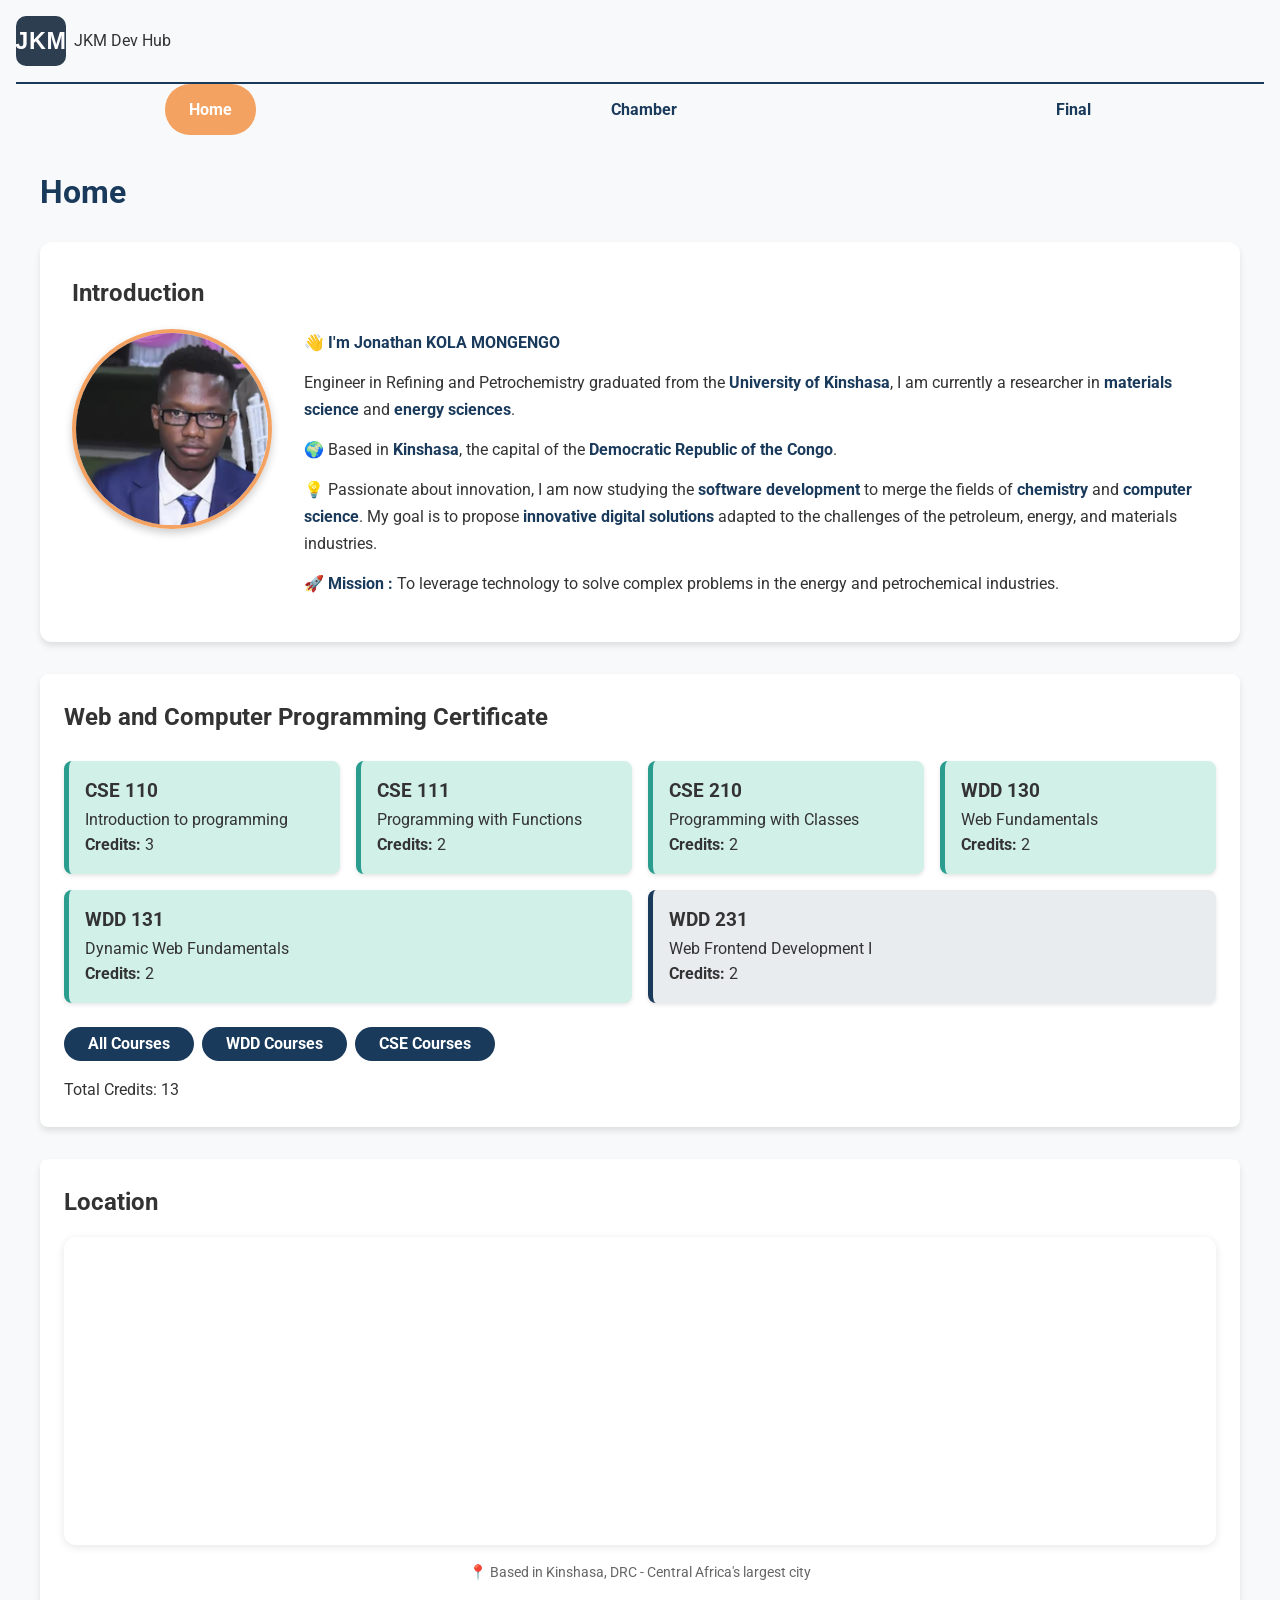
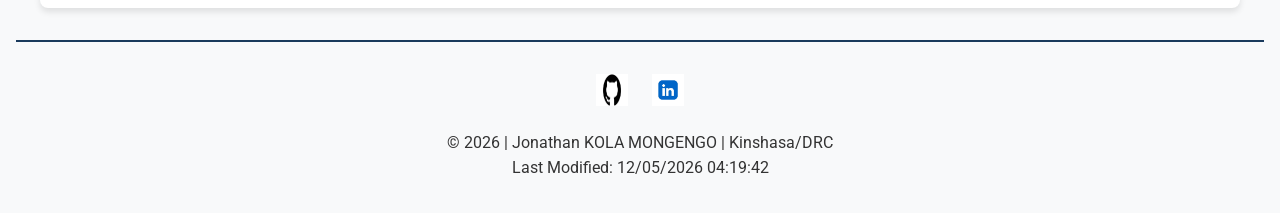
<file: index.html>
<!DOCTYPE html>
<html lang="en">
<head>
    <meta charset="UTF-8">
    <meta name="viewport" content="width=device-width, initial-scale=1.0">
    <title>WDD 231 - Jonathan Kola Mongengo</title>
    <meta name="description" content="Jonathan KOLA MONGENGO - WDD 231 course home page showcasing web development project, petrochemical engineering, and software development journey at BYU-Idaho.">
    <meta name="author" content="Jonathan KOLA MONGENGO">
    <link rel="stylesheet" href="styles/normalize.css">
    <link rel="stylesheet" href="styles/style.css">
    <link rel="preconnect" href="https://fonts.googleapis.com">
    <link rel="preconnect" href="https://fonts.gstatic.com" crossorigin>
    <link href="https://fonts.googleapis.com/css2?family=Roboto:wght@400;700&display=swap" rel="stylesheet">
    <script src="scripts/navigation.js" defer></script>
    <script src="scripts/dates.js" defer></script>
    <script src="scripts/courses.js" defer></script>
</head>
<body>
    <header>
        <div class="logo-container">
            <img src="images/logo.svg" alt="Site Logo" width="50" height="50">
            <span>JKM Dev Hub</span>
        </div>
        <button id="hamburgerBtn" aria-label="Toggle Navigation">☰</button>
    </header>

    <nav id="mainNav">
        <ul>
            <li><a href="index.html" class="active">Home</a></li>
            <li><a href="chamber/index.html">Chamber</a></li>
            <li><a href="final/index.html">Final</a></li>
        </ul>
    </nav>

    <main>
        <h1>Home</h1>
        <section id="introduction">
            <h2>Introduction</h2>
            <div class="intro-grid">
                <div class="intro-image">
                    <img src="images/kola.png" alt="Jonathan KOLA MONGENGO - Web Developer & Petrochemical Engineer" width="200" height="200" loading="lazy">
                </div>
        
                <div class="intro-text">
                   <p><strong>👋 I'm Jonathan KOLA MONGENGO</strong></p>
                   <p>Engineer in Refining and Petrochemistry graduated from the <strong>University of Kinshasa</strong>, I am currently a researcher in <strong>materials science</strong> and <strong>energy sciences</strong>.</p>
            
                   <p>🌍 Based in <strong>Kinshasa</strong>, the capital of the <strong>Democratic Republic of the Congo</strong>.</p>
            
                   <p>💡 Passionate about innovation, I am now studying the <strong>software development</strong> to merge the fields of <strong>chemistry</strong> and <strong>computer science</strong>. My goal is to propose <strong>innovative digital solutions</strong> adapted to the challenges of the petroleum, energy, and materials industries.</p>
            
                   <p>🚀 <strong>Mission :</strong> To leverage technology to solve complex problems in the energy and petrochemical industries.</p>
                </div>
            </div>
        </section>
        <section id="projects">
            <h2>Web and Computer Programming Certificate</h2>
            <div id="courseContainer"></div>
            <div id="filterButtons">
                <button type="button" data-filter="all">All Courses</button>
                <button type="button" data-filter="wdd">WDD Courses</button>
                <button type="button" data-filter="cse">CSE Courses</button>
            </div>
            <p>Total Credits: <span id="totalCredits">0</span></p>
        </section>
        <section id="location">
            <h2>Location</h2>
            <div class="location-content">
                <div class="map-container">
                    <iframe 
                        src="https://www.google.com/maps/embed?pb=!1m18!1m12!1m3!1d63874.03345808838!2d15.2569304!3d-4.322254!2m3!1f0!2f0!3f0!3m2!1i1024!2i768!4f13.1!3m3!1m2!1s0x1a6a31c5b1b7f4c7%3A0x9f7b6e2a5e3a7c!2sKinshasa%2C%20Democratic%20Republic%20of%20the%20Congo!5e0!3m2!1sen!2sus!4v1700000000000"  
                        height="300" 
                        class="map-frame" 
                        allowfullscreen="" 
                        loading="lazy">
                    </iframe>
                </div>
                <p class="location-note">📍 Based in Kinshasa, DRC - Central Africa's largest city</p>
            </div>
        </section>
    </main>

    <footer>
        <div class="social-links">
            <a href="https://github.com/kolajoe"><img src="images/github.png" alt="GitHub"></a>
            <a href="https://linkedin.com/in/jonathan-kola-871001234"><img src="images/linkedin.png" alt="LinkedIn"></a>
        </div>
        <p>&copy; <span id="currentyear"></span> | Jonathan KOLA MONGENGO | Kinshasa/DRC</p>
        <p id="lastModified"></p>
    </footer>
</body>
</html>
</file>
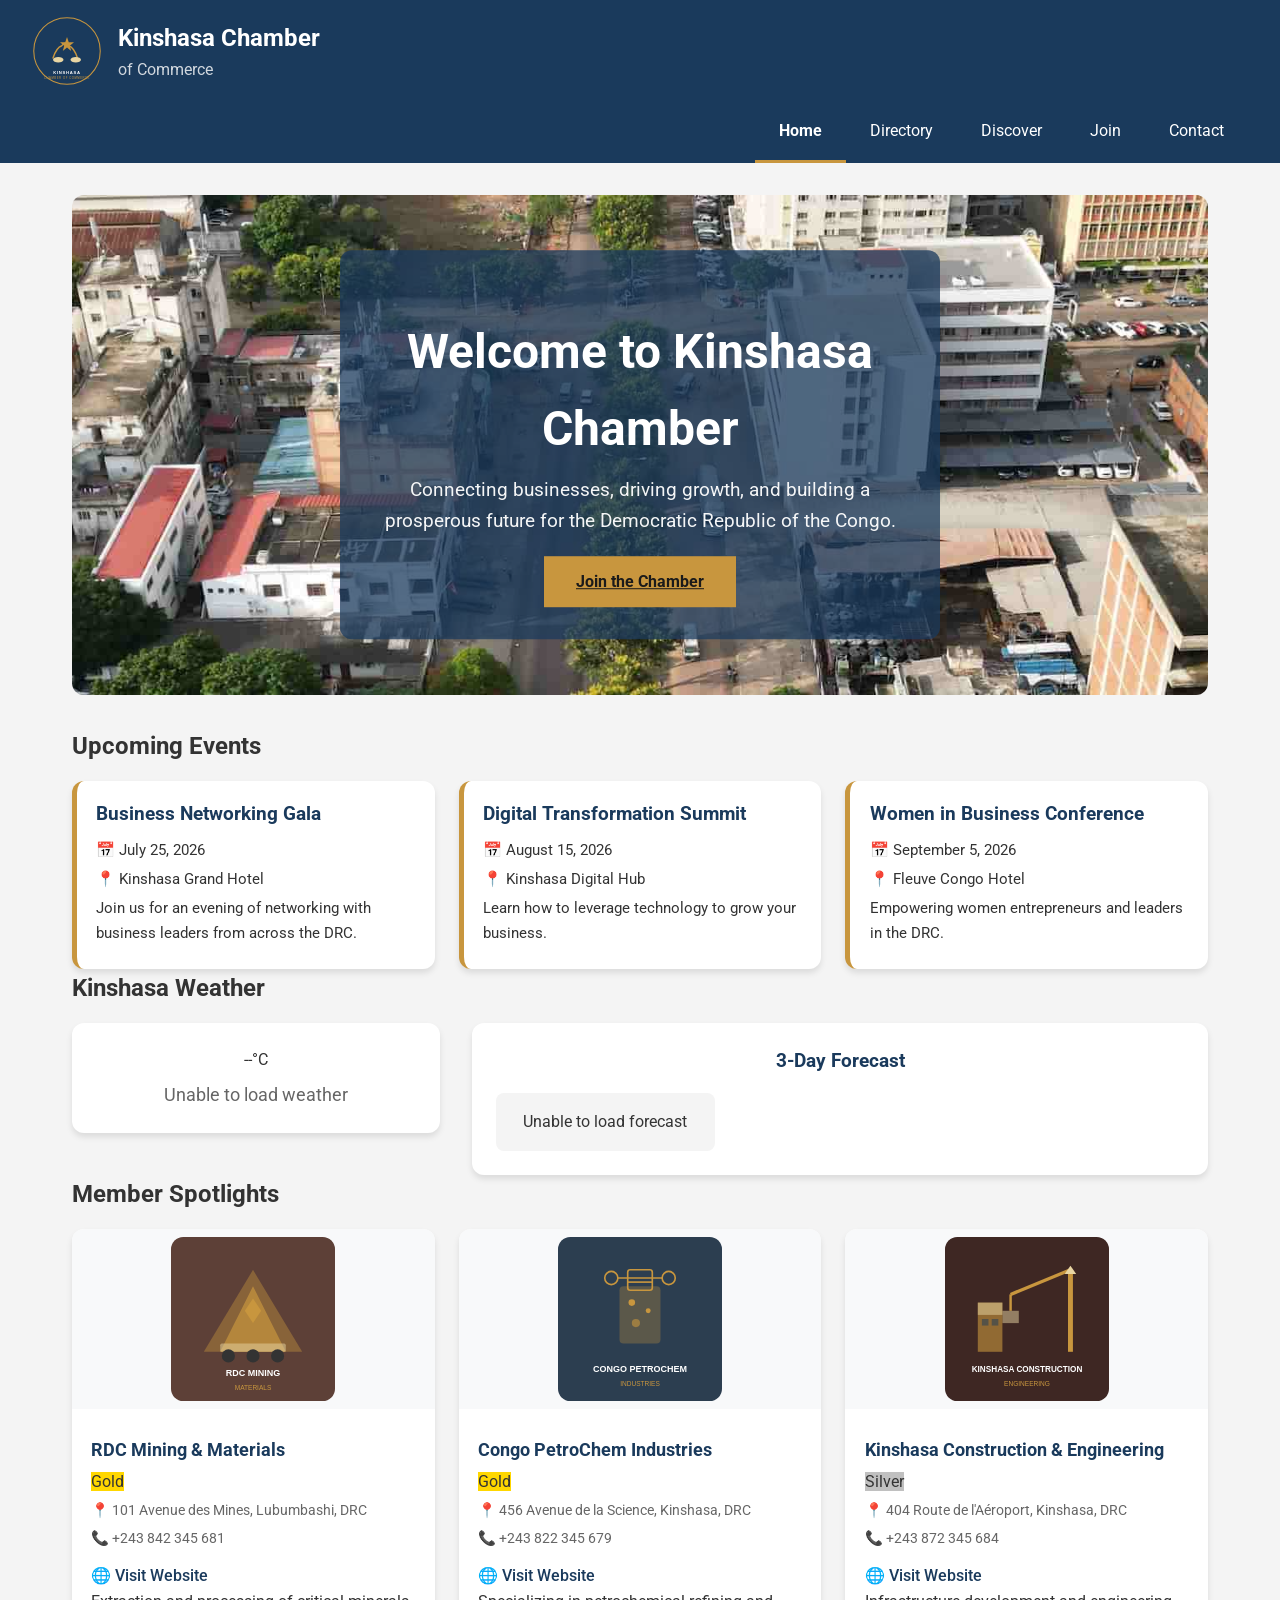
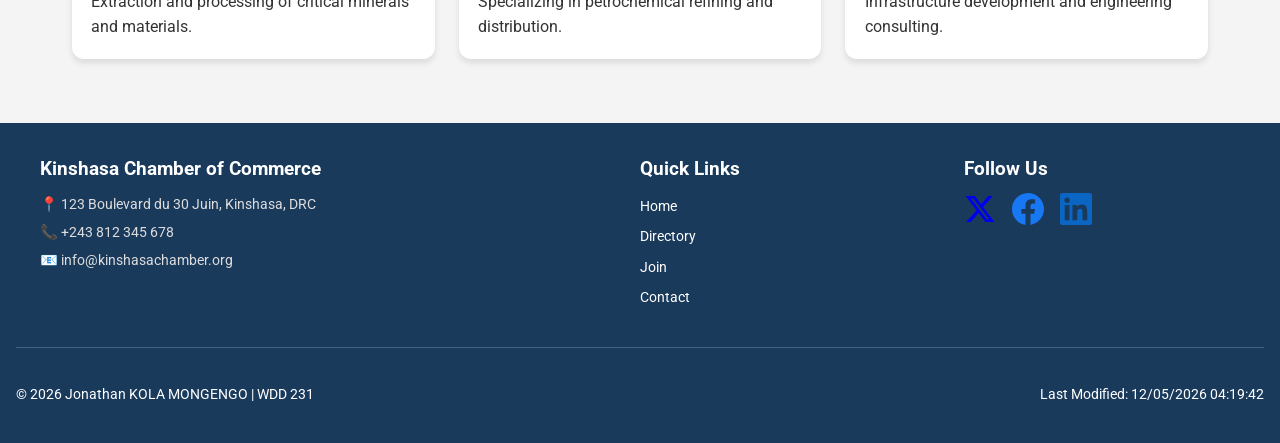
<file: chamber/index.html>
<!DOCTYPE html>
<html lang="en">
<head>
    <meta charset="UTF-8">
    <meta name="viewport" content="width=device-width, initial-scale=1.0">
    <title>Kinshasa Chamber of Commerce - Home</title>
    <meta name="description" content="Welcome to the Kinshasa Chamber of Commerce. Connect with leading businesses in Kinshasa, Democratic Republic of the Congo.">
    <meta name="author" content="Jonathan KOLA MONGENGO">
    
    <link rel="icon" href="images/favicon.ico" type="image/x-icon">
    
    <meta property="og:title" content="Kinshasa Chamber of Commerce - Home">
    <meta property="og:description" content="Welcome to the Kinshasa Chamber of Commerce. Connect with leading businesses in Kinshasa, DRC.">
    <meta property="og:image" content="https://Kolajoe.github.io/wdd231/chamber/images/logo.svg">
    <meta property="og:url" content="https://Kolajoe.github.io/wdd231/chamber/index.html">
    <meta property="og:type" content="website">
    
    <link rel="preconnect" href="https://fonts.googleapis.com">
    <link rel="preconnect" href="https://fonts.gstatic.com" crossorigin>
    <link href="https://fonts.googleapis.com/css2?family=Roboto:wght@300;400;700&display=swap" rel="stylesheet">
    
    <link rel="stylesheet" href="../styles/normalize.css">
    <link rel="stylesheet" href="styles/chamber-small.css">
    <link rel="stylesheet" href="styles/chamber-large.css">
    
    <script src="scripts/chamber-navigation.js" defer></script>
    <script src="scripts/chamber-dates.js" defer></script>
    <script src="scripts/chamber-weather.js" defer></script>
    <script src="scripts/chamber-spotlights.js" defer></script>
</head>
<body>
    <header>
        <div class="logo-container">
            <img src="images/logo.svg" alt="Kinshasa Chamber of Commerce Logo" width="60" height="60">
            <div class="logo-text">
                <h2 class="site-title">Kinshasa Chamber</h2>
                <span>of Commerce</span>
            </div>
        </div>
        <button id="hamburgerBtn" aria-label="Toggle Navigation">☰</button>
    </header>
    
    <nav id="mainNav">
        <ul>
            <li><a href="index.html" class="active">Home</a></li>
            <li><a href="directory.html">Directory</a></li>
            <li><a href="discover.html">Discover</a></li>
            <li><a href="join.html">Join</a></li>
            <li><a href="contact.html">Contact</a></li>
        </ul>
    </nav>
    
    <main>
        <section class="hero">
            <picture>
                <source srcset="images/hero-image-large.jpg" media="(min-width: 768px)">
                <img src="images/hero-image-small.jpg" alt="Kinshasa City Skyline" loading="lazy">
            </picture>
            <div class="hero-content">
                <h1>Welcome to Kinshasa Chamber</h1>
                <p>Connecting businesses, driving growth, and building a prosperous future for the Democratic Republic of the Congo.</p>
                <a href="join.html" class="cta-button">Join the Chamber</a>
            </div>
        </section>
        
        <section class="events">
            <h2>Upcoming Events</h2>
            <div class="events-grid">
                <div class="event-card">
                    <h3>Business Networking Gala</h3>
                    <p>📅 July 25, 2026</p>
                    <p>📍 Kinshasa Grand Hotel</p>
                    <p>Join us for an evening of networking with business leaders from across the DRC.</p>
                </div>
                <div class="event-card">
                    <h3>Digital Transformation Summit</h3>
                    <p>📅 August 15, 2026</p>
                    <p>📍 Kinshasa Digital Hub</p>
                    <p>Learn how to leverage technology to grow your business.</p>
                </div>
                <div class="event-card">
                    <h3>Women in Business Conference</h3>
                    <p>📅 September 5, 2026</p>
                    <p>📍 Fleuve Congo Hotel</p>
                    <p>Empowering women entrepreneurs and leaders in the DRC.</p>
                </div>
            </div>
        </section>
        
        <section class="weather">
            <h2>Kinshasa Weather</h2>
            <div class="weather-content">
                <div class="weather-current">
                    <p id="current-temp">--°C</p>
                    <p id="weather-description">Loading...</p>
                </div>
                <div class="weather-forecast">
                    <h3>3-Day Forecast</h3>
                    <div id="forecast-container">
                        <div class="forecast-day">Loading...</div>
                    </div>
                </div>
            </div>
        </section>
        
        <section class="spotlights">
            <h2>Member Spotlights</h2>
            <div id="spotlights-container" class="spotlights-grid">
                <!-- Les membres seront injectés ici par JavaScript -->
            </div>
        </section>
    </main>
    
    <footer>
        <div class="footer-content">
            <div class="footer-contact">
                <h3>Kinshasa Chamber of Commerce</h3>
                <p>📍 123 Boulevard du 30 Juin, Kinshasa, DRC</p>
                <p>📞 +243 812 345 678</p>
                <p>📧 info@kinshasachamber.org</p>
            </div>
            <div class="footer-links">
                <h3>Quick Links</h3>
                <ul>
                    <li><a href="index.html">Home</a></li>
                    <li><a href="directory.html">Directory</a></li>
                    <li><a href="join.html">Join</a></li>
                    <li><a href="contact.html">Contact</a></li>
                </ul>
            </div>
            <div class="footer-social">
                <h3>Follow Us</h3>
                <div class="social-icons">
                    <a href="#" target="_blank" aria-label="Twitter">
                        <svg xmlns="http://www.w3.org/2000/svg" width="32" height="32" viewBox="0 0 24 24" fill="currentColor">
                            <path d="M18.244 2.25h3.308l-7.227 8.26 8.502 11.24H16.17l-5.214-6.817L4.99 21.75H1.68l7.73-8.835L1.254 2.25H8.08l4.713 6.231zm-1.161 17.52h1.833L7.084 4.126H5.117z"/>
                        </svg>
                    </a>
                    <a href="#" target="_blank" aria-label="Facebook">
                        <svg xmlns="http://www.w3.org/2000/svg" width="32" height="32" viewBox="0 0 24 24" fill="#1877F2">
                            <path d="M24 12.073c0-6.627-5.373-12-12-12s-12 5.373-12 12c0 5.99 4.388 10.954 10.125 11.854v-8.385H7.078v-3.47h3.047V9.43c0-3.007 1.792-4.669 4.533-4.669 1.312 0 2.686.235 2.686.235v2.953H15.83c-1.491 0-1.956.925-1.956 1.874v2.25h3.328l-.532 3.47h-2.796v8.385C19.612 23.027 24 18.062 24 12.073z"/>
                        </svg>
                    </a>
                    <a href="#" target="_blank" aria-label="LinkedIn">
                        <svg xmlns="http://www.w3.org/2000/svg" width="32" height="32" viewBox="0 0 24 24" fill="#0A66C2">
                            <path d="M20.447 20.452h-3.554v-5.569c0-1.328-.027-3.037-1.852-3.037-1.853 0-2.136 1.445-2.136 2.939v5.667H9.351V9h3.414v1.561h.046c.477-.9 1.637-1.85 3.37-1.85 3.601 0 4.267 2.37 4.267 5.455v6.286zM5.337 7.433c-1.144 0-2.063-.926-2.063-2.065 0-1.138.92-2.063 2.063-2.063 1.14 0 2.064.925 2.064 2.063 0 1.139-.925 2.065-2.064 2.065zm1.782 13.019H3.555V9h3.564v11.452zM22.225 0H1.771C.792 0 0 .774 0 1.729v20.542C0 23.227.792 24 1.771 24h20.451C23.2 24 24 23.227 24 22.271V1.729C24 .774 23.2 0 22.222 0h.003z"/>
                        </svg>
                    </a>
                </div>
            </div>
        </div>
        <div class="footer-bottom">
            <p>&copy; <span id="currentyear"></span> Jonathan KOLA MONGENGO | WDD 231</p>
            <p id="lastModified"></p>
        </div>
    </footer>
</body>
</html>
</file>
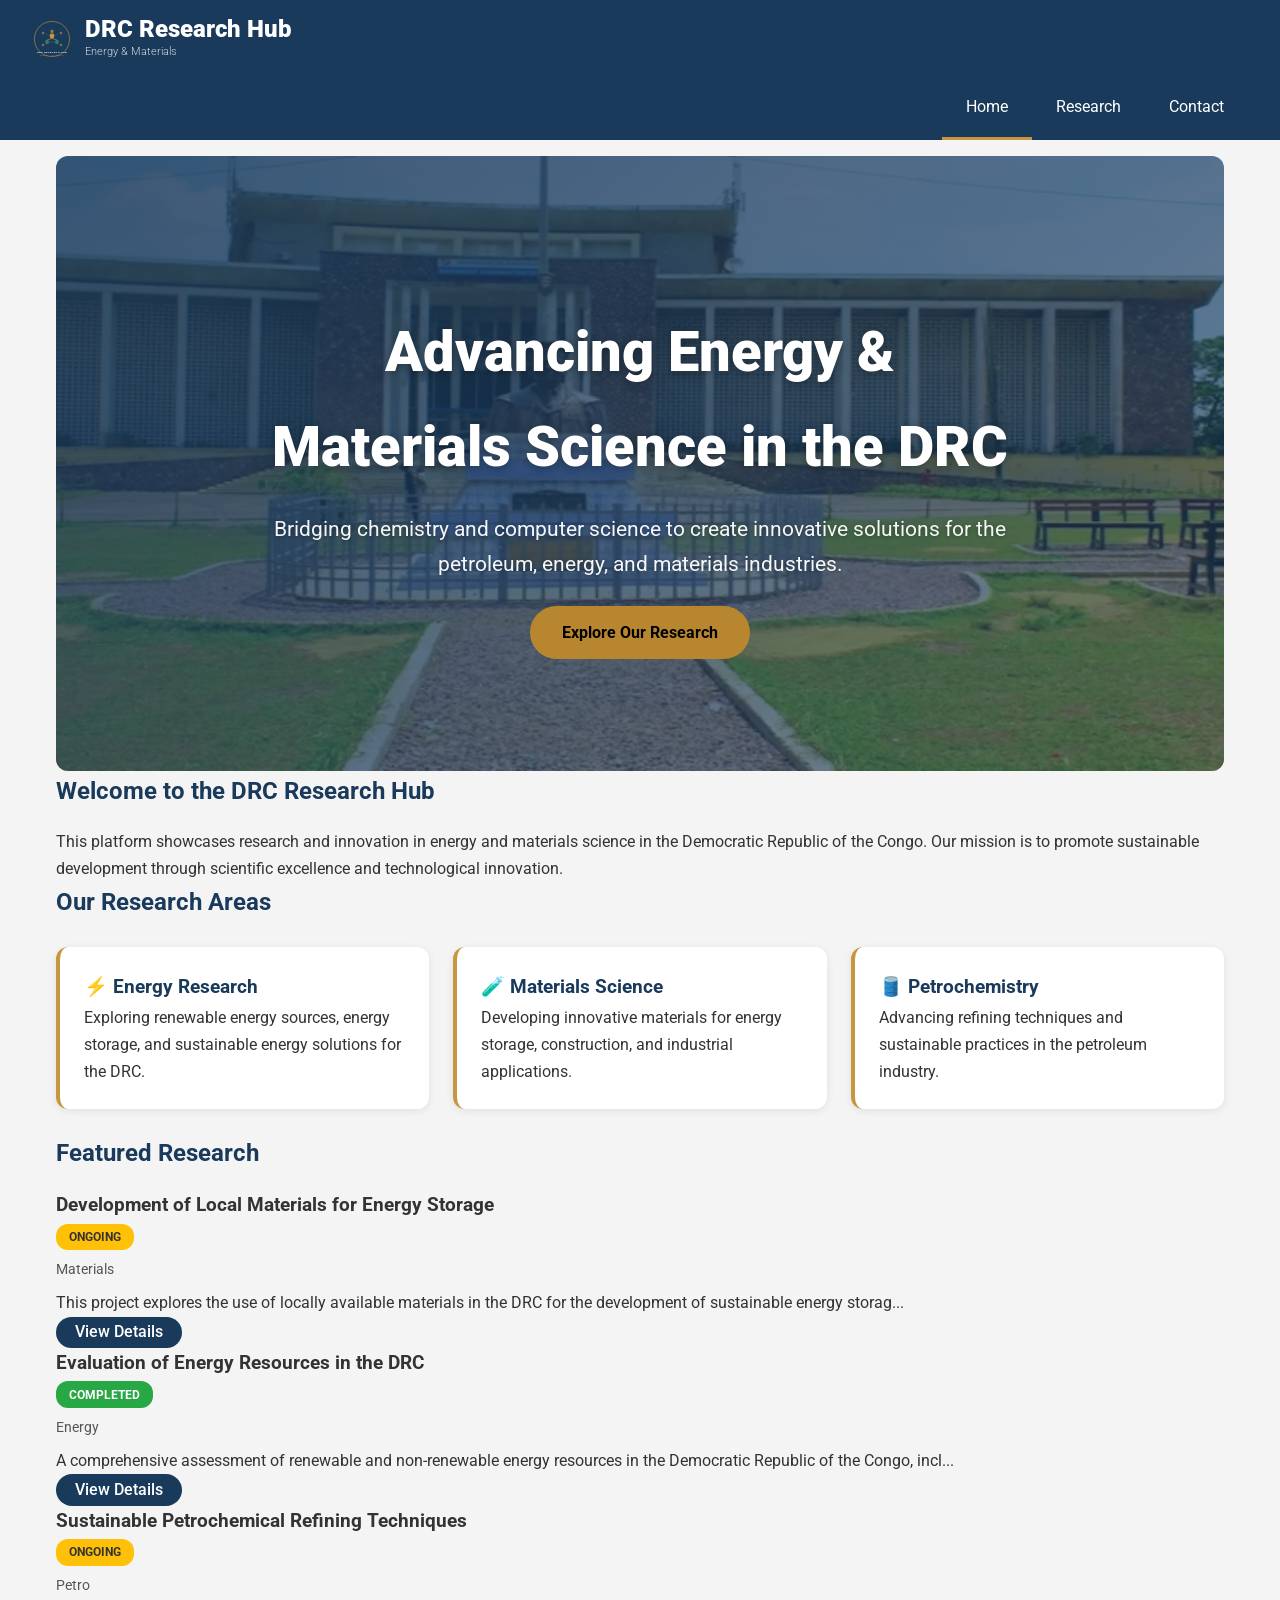
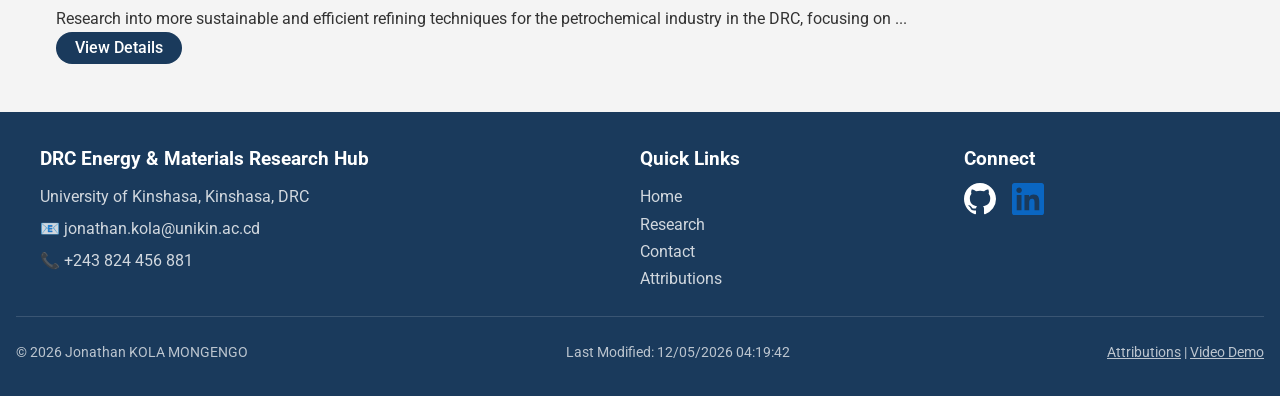
<file: final/index.html>
<!DOCTYPE html>
<html lang="en">
<head>
    <meta charset="UTF-8">
    <meta name="viewport" content="width=device-width, initial-scale=1.0">
    <title>DRC Energy & Materials Research Hub</title>
    <meta name="description" content="DRC Energy and Materials Research Hub - Advancing research and innovation in energy, materials science, and petrochemistry.">
    <meta name="author" content="Jonathan KOLA MONGENGO">
    <link rel="icon" href="images/favicon.svg" type="image/svg+xml">
    <meta property="og:title" content="DRC Energy & Materials Research Hub">
    <meta property="og:description" content="Advancing research and innovation in energy and materials science in the DRC.">
    <meta property="og:image" content="https://Kolajoe.github.io/wdd231/final/images/favicon.svg">
    <meta property="og:url" content="https://Kolajoe.github.io/wdd231/final/index.html">
    <meta property="og:type" content="website">
    <link rel="preconnect" href="https://fonts.googleapis.com">
    <link rel="preconnect" href="https://fonts.gstatic.com" crossorigin>
    <link href="https://fonts.googleapis.com/css2?family=Roboto:wght@300;400;700;900&display=swap" rel="stylesheet">
    <link rel="stylesheet" href="styles/normalize.css">
    <link rel="stylesheet" href="styles/final-small.css">
    <link rel="stylesheet" href="styles/final-large.css">
    <script src="scripts/navigation.js" defer></script>
    <script src="scripts/dates.js" defer></script>
    <script src="scripts/research-display.js" type="module"></script>
    <script src="scripts/research-data.js" type="module"></script>
    <script src="scripts/contact.js" defer></script>
    <script src="scripts/modal.js" defer></script>
    <script src="scripts/featured.js" defer></script>
</head>
<body>
    <header>
        <div class="logo-container">
            <img src="images/favicon.svg" alt="DRC Research Hub Logo" width="50" height="50">
            <div class="logo-text">
                <span class="logo-title">DRC Research Hub</span>
                <span class="logo-subtitle">Energy & Materials</span>
            </div>
        </div>
        <button id="hamburgerBtn" aria-label="Toggle Navigation">☰</button>
    </header>
    <nav id="mainNav">
        <ul>
            <li><a href="index.html" class="active">Home</a></li>
            <li><a href="research.html">Research</a></li>
            <li><a href="contact.html">Contact</a></li>
        </ul>
    </nav>
    <main>
        <section class="hero">
            <picture>
                <source srcset="images/unikin-large.webp" media="(min-width: 768px)">
                <img src="images/unikin-small.webp" alt="University of Kinshasa Campus" loading="lazy" class="hero-bg-image">
            </picture>
    
            <div class="hero-overlay"></div>
    
            <div class="hero-content">
                <h1>Advancing Energy &amp; Materials Science in the DRC</h1>
                <p>Bridging chemistry and computer science to create innovative solutions for the petroleum, energy, and materials industries.</p>
                <a href="research.html" class="cta-button">Explore Our Research</a>
            </div>
        </section>
        <section class="intro">
            <h2>Welcome to the DRC Research Hub</h2>
            <p>This platform showcases research and innovation in energy and materials science in the Democratic Republic of the Congo. Our mission is to promote sustainable development through scientific excellence and technological innovation.</p>
        </section>
        <section class="research-areas">
            <h2>Our Research Areas</h2>
            <div class="areas-grid">
                <div class="area-card">
                    <h3>⚡ Energy Research</h3>
                    <p>Exploring renewable energy sources, energy storage, and sustainable energy solutions for the DRC.</p>
                </div>
                <div class="area-card">
                    <h3>🧪 Materials Science</h3>
                    <p>Developing innovative materials for energy storage, construction, and industrial applications.</p>
                </div>
                <div class="area-card">
                    <h3>🛢️ Petrochemistry</h3>
                    <p>Advancing refining techniques and sustainable practices in the petroleum industry.</p>
                </div>
            </div>
        </section>
        <section class="featured-research">
            <h2>Featured Research</h2>
            <div id="featured-container"></div>
        </section>
    </main>
    
    <footer>
        <div class="footer-content">
            <div class="footer-info">
                <h3>DRC Energy &amp; Materials Research Hub</h3>
                <p>University of Kinshasa, Kinshasa, DRC</p>
                <p>📧 jonathan.kola@unikin.ac.cd</p>
                <p>📞 +243 824 456 881</p>
            </div>
            <div class="footer-links">
                <h3>Quick Links</h3>
                <ul>
                    <li><a href="index.html">Home</a></li>
                    <li><a href="research.html">Research</a></li>
                    <li><a href="contact.html">Contact</a></li>
                    <li><a href="attributions.html">Attributions</a></li>
                </ul>
            </div>
            <div class="footer-social">
                <h3>Connect</h3>
                <div class="social-icons">
                    <a href="https://github.com/Kolajoe" target="_blank" aria-label="GitHub">
                        <svg width="32" height="32" viewBox="0 0 24 24" fill="currentColor">
                            <path d="M12 0C5.37 0 0 5.37 0 12c0 5.31 3.435 9.795 8.205 11.385.6.105.825-.255.825-.57 0-.285-.015-1.23-.015-2.235-3.015.555-3.795-.735-4.035-1.41-.135-.345-.72-1.41-1.23-1.695-.42-.225-1.02-.78-.015-.795.945-.015 1.62.87 1.845 1.23 1.08 1.815 2.805 1.305 3.495.99.105-.78.42-1.305.765-1.605-2.67-.3-5.46-1.335-5.46-5.925 0-1.305.465-2.385 1.23-3.225-.12-.3-.54-1.53.12-3.15 0 0 1.005-.315 3.3 1.23.96-.27 1.98-.405 3-.405s2.04.135 3 .405c2.295-1.56 3.3-1.23 3.3-1.23.66 1.62.24 2.85.12 3.15.765.84 1.23 1.905 1.23 3.225 0 4.605-2.805 5.625-5.475 5.925.435.375.81 1.095.81 2.22 0 1.605-.015 2.895-.015 3.3 0 .315.225.69.825.57A12.02 12.02 0 0024 12c0-6.63-5.37-12-12-12z"/>
                        </svg>
                    </a>
                    <a href="https://linkedin.com/in/jonathan-kola-871001234" target="_blank" aria-label="LinkedIn">
                        <svg width="32" height="32" viewBox="0 0 24 24" fill="#0A66C2">
                            <path d="M20.447 20.452h-3.554v-5.569c0-1.328-.027-3.037-1.852-3.037-1.853 0-2.136 1.445-2.136 2.939v5.667H9.351V9h3.414v1.561h.046c.477-.9 1.637-1.85 3.37-1.85 3.601 0 4.267 2.37 4.267 5.455v6.286zM5.337 7.433c-1.144 0-2.063-.926-2.063-2.065 0-1.138.92-2.063 2.063-2.063 1.14 0 2.064.925 2.064 2.063 0 1.139-.925 2.065-2.064 2.065zm1.782 13.019H3.555V9h3.564v11.452zM22.225 0H1.771C.792 0 0 .774 0 1.729v20.542C0 23.227.792 24 1.771 24h20.451C23.2 24 24 23.227 24 22.271V1.729C24 .774 23.2 0 22.222 0h.003z"/>
                        </svg>
                    </a>
                </div>
            </div>
        </div>
        <div class="footer-bottom">
            <p>&copy; <span id="currentyear"></span> Jonathan KOLA MONGENGO</p>
            <p id="lastModified"></p>
            <p><a href="attributions.html">Attributions</a> | <a href="#" id="video-link">Video Demo</a></p>
        </div>
    </footer>
</body>
</html>
</file>
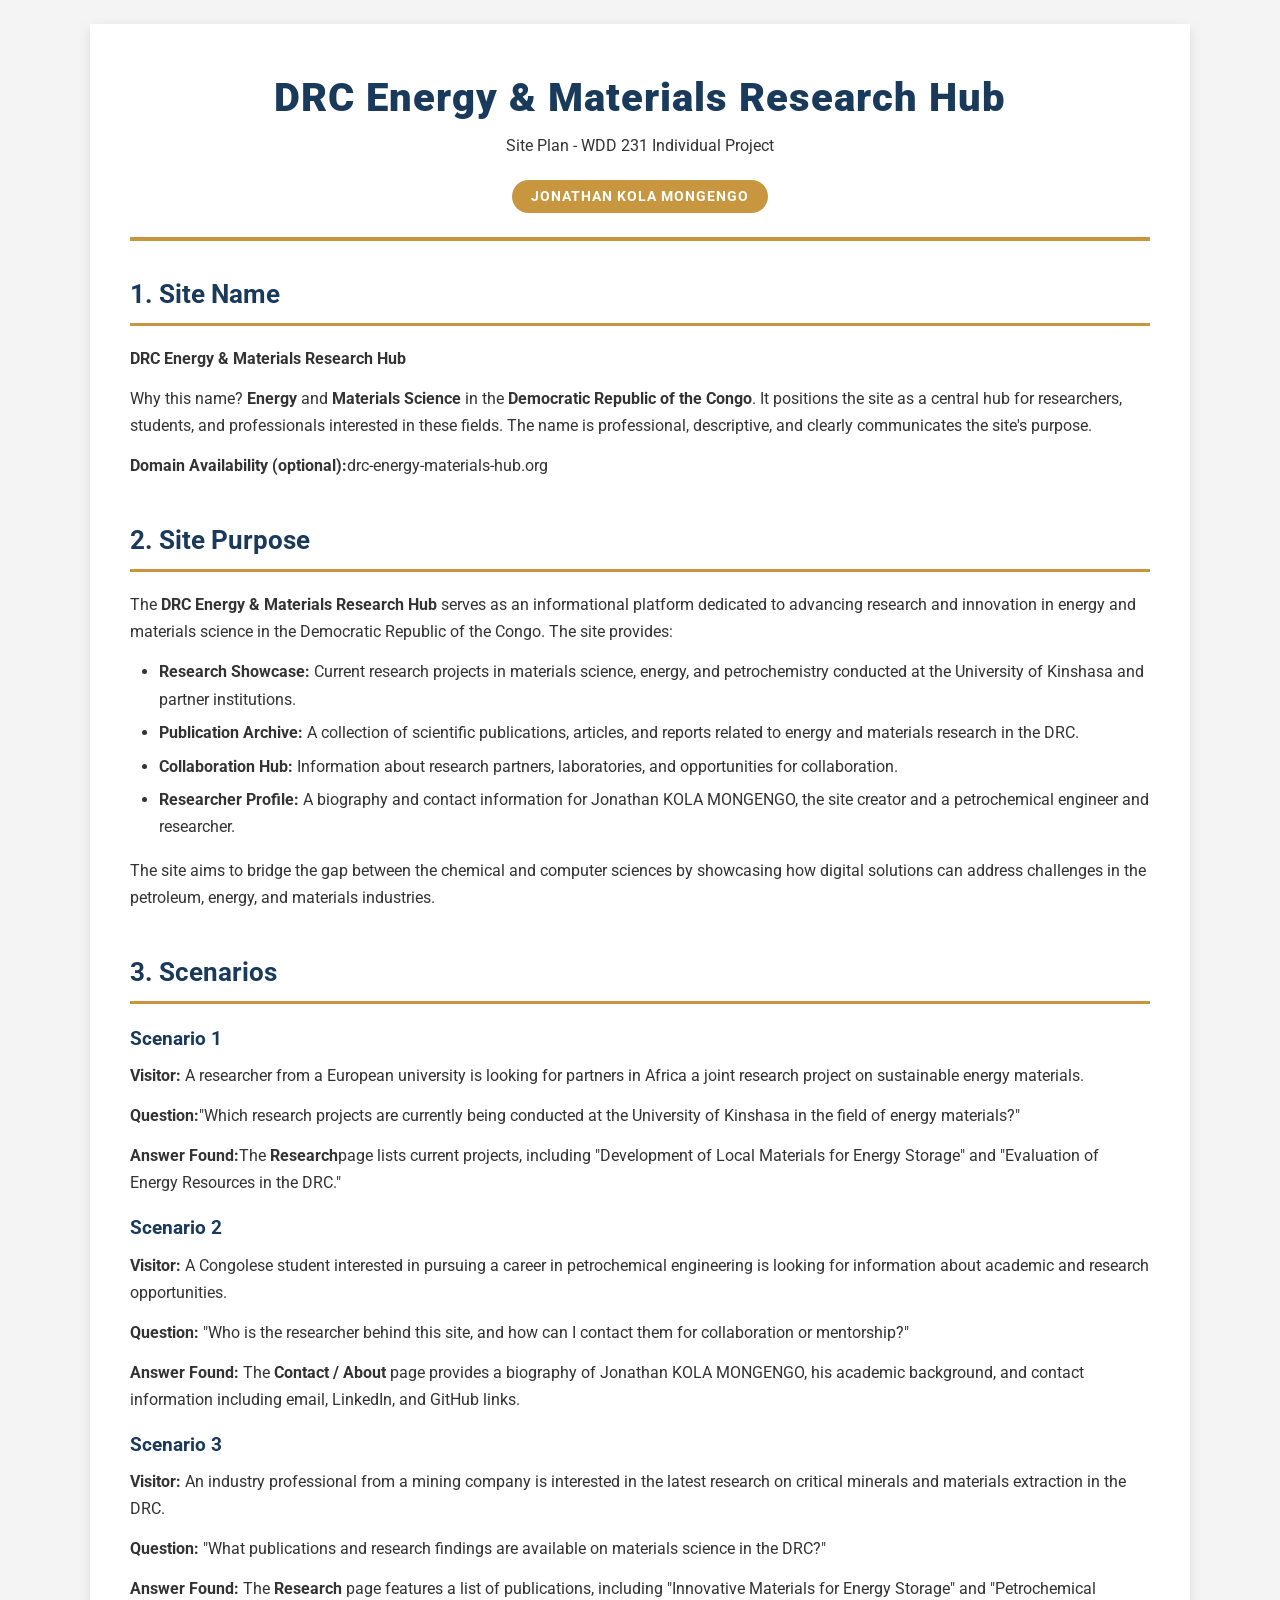
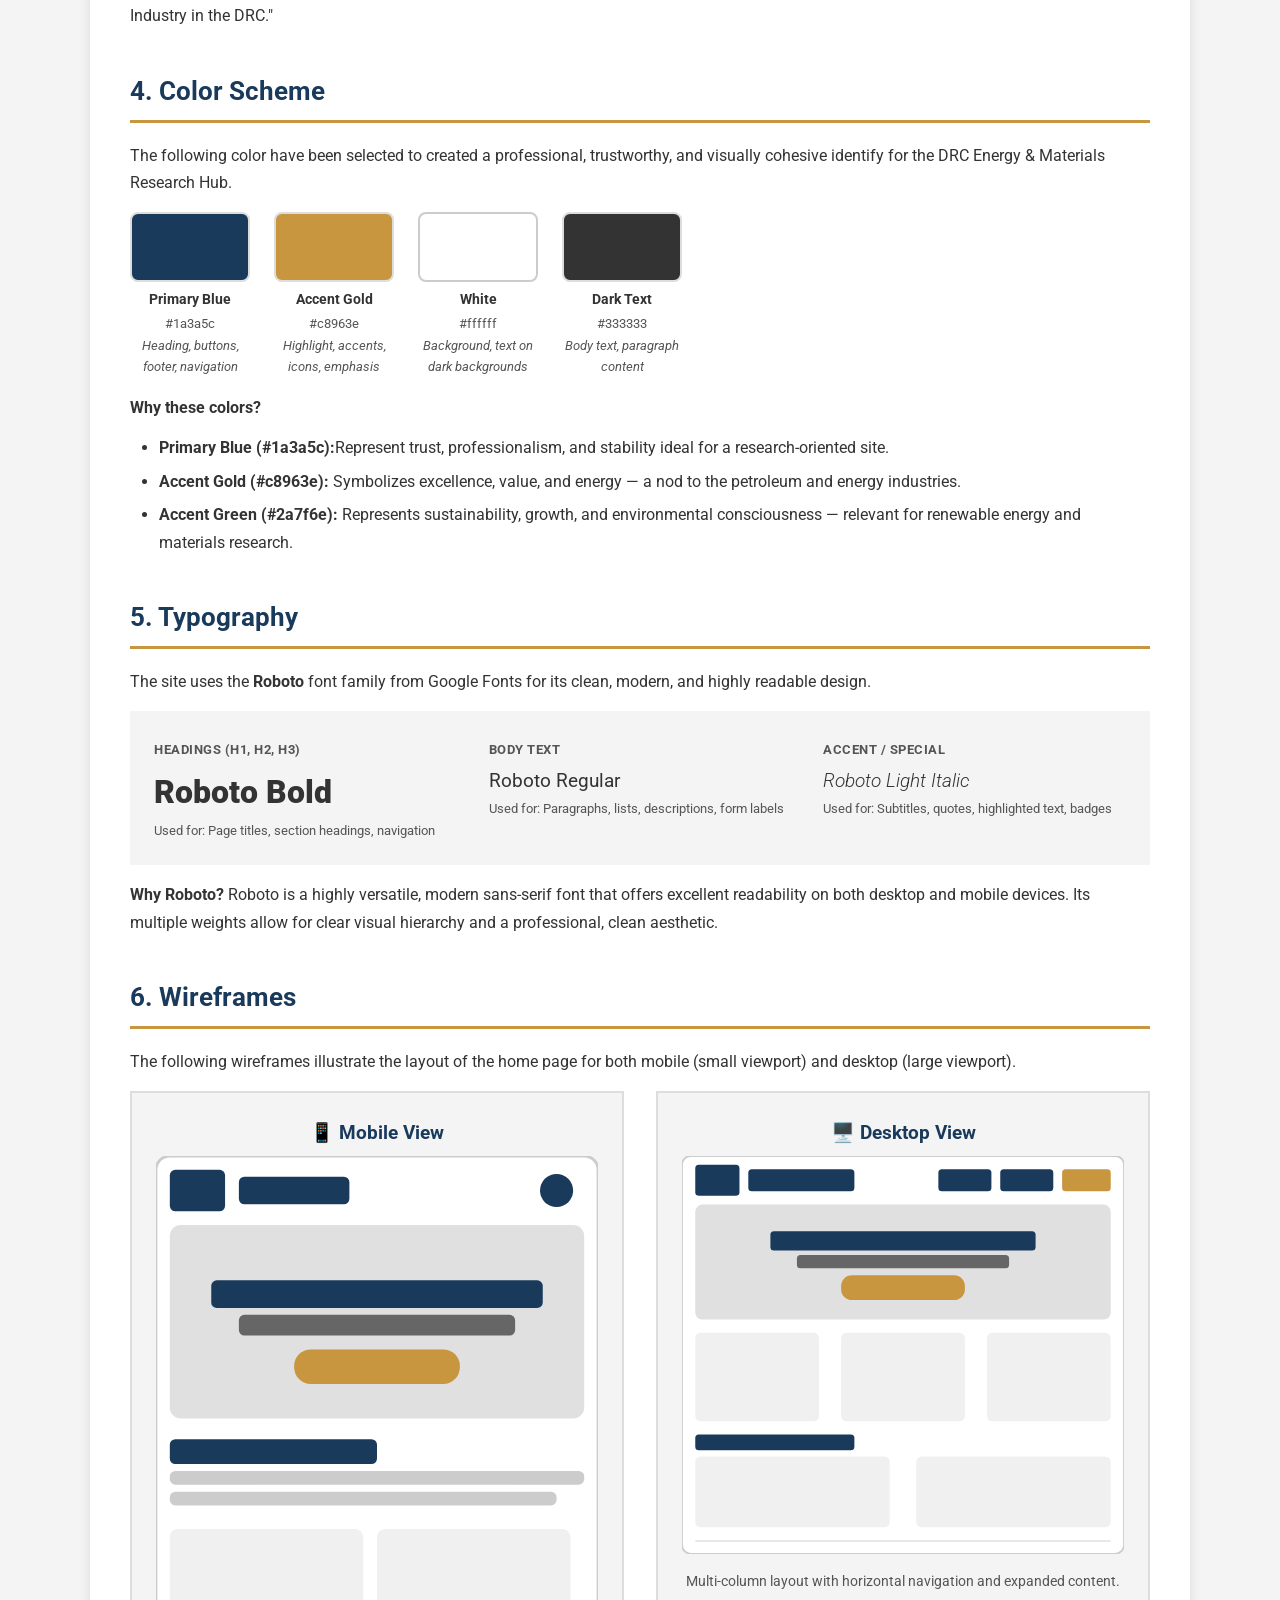
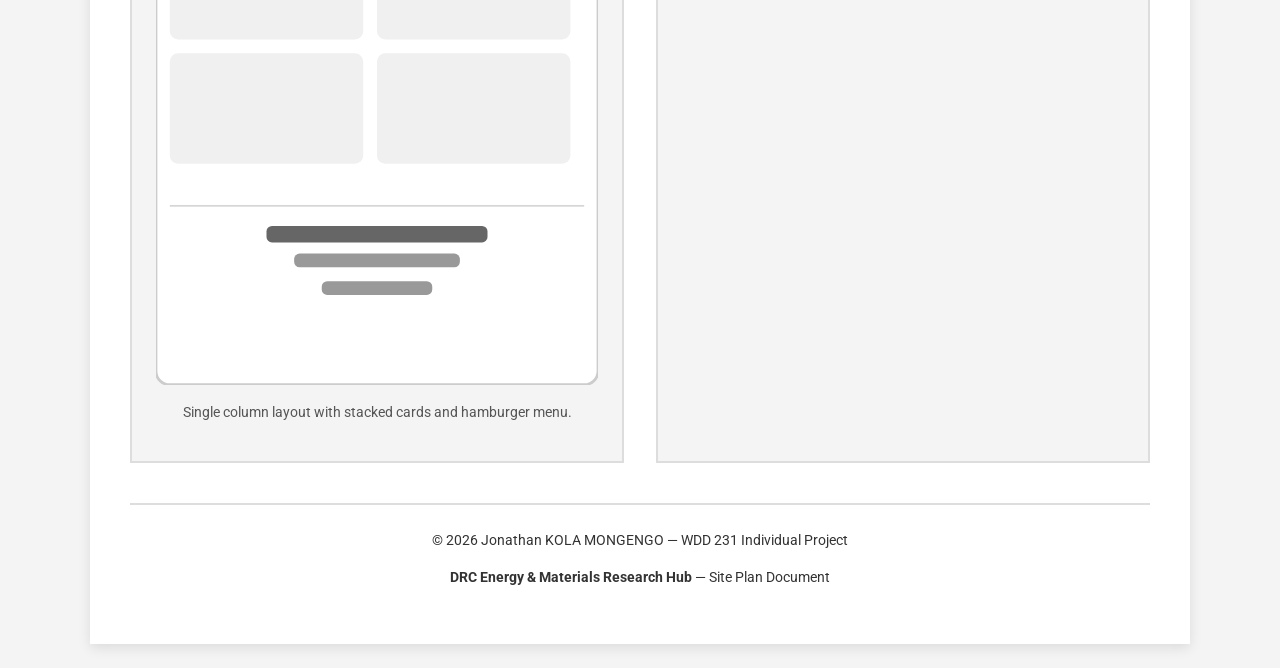
<file: site-plan.html>
<!DOCTYPE html>
<html lang="en">
<head>
    <meta charset="UTF-8">
    <meta name="viewport" content="width=device-width, initial-scale=1.0">
    <title>Site Plan 6 DRC Energy & Materials Research Hub</title>
    <meta name="description" content="Site plan for the DRC Energy &  Materials Research Hub project, including site name, purpose, scenarios, color scheme, typography, and wireframe.">
    <meta name="author" content="Jonathan KOLA MONGENGO">
    <link rel="preconnect" href="https://fonts.googleapis.com">
    <link rel="preconnect" href="https://fonts.gstatic.com" crossorigin>
    <link href="https://fonts.googleapis.com/css2?family=Roboto:wght@300;400;700;900&display=swap" rel="stylesheet">
    <style>
        /* ==== CSS Reset ===== */
        * {
            margin: 0;
            padding: 0;
            box-sizing: border-box;
        }

        /*  ====== Variables ======= */
        :root {
            --primary-color: #1a3a5c;
            --secondary-color: #c8963e;
            --accent-color: #2a7f6e;
            --text-light: #ffffff;
            --text-dark: #333333;
            --text-muted: #555555;
            --bg-light: #f4f4f4;
            --bg-white: #ffffff;
            --border-light: #dddddd;
            --shadow: 0 4px 12px rgba(0, 0, 0, 0.1);
        }

        /* ==== Global Styles ==== */
        body {
            font-family: 'Roboto', sans-serif;
            background-color: var(--bg-light);
            color: var(--text-dark);
            line-height: 1.7;
            padding: 1.5rem;
        }

        .container {
            max-width: 1100px;
            margin: 0 auto;
            background: var(--bg-white);
            padding: 2.5rem;
            border-radius: var(--radius);
            box-shadow: var(--shadow);
        }

        /* ==== Header ==== */
        header {
            text-align: center;
            padding-bottom: 1.5rem;
            border-bottom: 4px solid var(--secondary-color);
            margin-bottom: 2rem;
        }

        header h1 {
            font-size: 2.5rem;
            font-weight: 900;
            color: var(--primary-color);
            letter-spacing: 1px;
        }

        header .subtitle {
            font-size: 1.1rem;
            color: var(--text-muted);
            font-weight: 300;
        }

        header .badge {
            display: inline-block;
            margin-top: 0.5rem;
            padding: 0.3rem 1.2rem;
            background: var(--secondary-color);
            color: var(--text-light);
            border-radius: 20px;
            font-size: 0.85rem;
            font-weight: 700;
            text-transform: uppercase;
            letter-spacing: 1px;
        }

        /* ===== Sections ==== */
        section {
            margin-bottom: 2.5rem;
        }

        h2 {
            font-size: 1.6rem;
            font-weight: 700;
            color: var(--primary-color);
            border-bottom: 3px solid var(--secondary-color);
            padding-bottom: 0.4rem;
            margin-bottom: 1.2rem;
        }

        h3 {
            font-size: 1.2rem;
            font-weight: 700;
            color: var(--primary-color);
            margin-top: 1rem;
            margin-bottom: 0.4rem;
        }

        p {
            color: var(--text-dark);
            margin-bottom: 0.8rem;
        }

        /* ===== Lists ==== */
        ul, ol {
            padding-left: 1.8rem;
            margin-bottom: 1rem;  
        }

        li {
            margin-bottom: 0.4rem;
        }

        /* ==== Color Palette ==== */
        .color-palette {
            display: flex;
            flex-wrap: wrap;
            gap: 1.5rem;
            margin: 1rem 0;
        }

        .color-swatch {
            display: flex;
            flex-direction: column;
            align-items: center;
            text-align: center;
            width: 120px;
        }

        .color-swatch .color-box {
            width: 100%;
            height: 70px;
            border-radius: 8px;
            border: 2px solid var(--border-light);
            margin-bottom: 0.4rem;
        }

        .color-swatch .color-name {
            font-weight: 700;
            font-size: 0.9rem;
        }

        .color-swatch .color-hex {
            font-size: 0.8rem;
            color: var(--text-muted);
        }

        .color-swatch .color-usage {
            font-size: 0.8rem;
            color: var(--text-muted);
            font-style: italic;
        }

        /* ==== Typography Preview ==== */
        .font-preview {
            display: flex;
            flex-wrap: wrap;
            gap: 2rem;
            margin: 1rem 0;
            padding: 1.5rem;
            background: var(--bg-light);
            border-radius: var(--radius);
        }

        .font-preview .font-item {
            flex: 1;
            min-width: 200px;
        }

        .font-preview .font-item .label {
            font-size: 0.8rem;
            color: var(--text-muted);
            font-weight: 700;
            text-transform: uppercase;
            letter-spacing: 0.5px;
        }

        .font-preview .font-item .sample {
            font-size: 1.8rem;
            margin-top: 0.2rem;
        }

        .font-roboto-heading {
            font-family: 'Roboto', sans-serif;
            font-weight: 900;
        }

        .font-roboto-body {
            font-family: 'Roboto', sans-serif;
            font-weight: 400;
        }

        .font-roboto-accent {
            font-family: 'Roboto', sans-serif;
            font-weight: 300;
            font-style: italic;
        }

        /* ==== Wireframes ==== */
        .wireframe-container {
            display: grid;
            grid-template-columns: 1fr 1fr;
            gap: 2rem;
            margin-top: 1rem;
        }

        .wireframe-item {
            background: var(--bg-light);
            border-radius: var(--radius);
            padding: 1.5rem;
            border: 2px solid var(--border-light);
        }

        .wireframe-item h3 {
            text-align: center;
            margin-top: 0;
            color: var(--primary-color);
        }

        .wireframe-svg {
            width: 100%;
            max-width: 500px;
            display: bloc;
            margin: 0 auto;
        }

        .wireframe-item .caption {
            text-align: center;
            font-size: 0.85rem;
            color: var(--text-muted);
            margin-top: 0.5rem;
        }

        /* ==== Footer ==== */
        footer {
            margin-top: 2.5rem;
            padding-top: 1.5rem;
            border-top: 2px solid var(--border-light);
            text-align: center;
            font-size: 0.9rem;
            color: var(--text-muted);
        }

        /* ==== Responsive ==== */
        @media (max-width: 768px) {
            body {
                padding: 0.8rem;
            }

            .container {
                padding: 1.5rem;
            }

            .container {
                padding: 1.5rem;
            }

            header h1 {
                font-size: 1.8rem;
            }

            .wireframe-container {
                grid-template-columns: 1fr;
            }

            .color-palette {
                justify-content: center;
            }

            .font-preview {
                flex-direction: column;
                gap: 1rem;
            }
        }

        @media (max-width: 480px) {
            .container {
                padding: 1rem;
            }

            header h1 {
                font-size: 1.4rem;
            }

            h2 {
                font-size: 1.3rem;
            }
        }

    </style>
</head>
<body>
    <div class="container">
        <header>
            <h1>DRC Energy &amp; Materials Research Hub</h1>
            <p class="substitle">Site Plan - WDD 231 Individual Project</p>
            <span class="badge">Jonathan KOLA MONGENGO</span>
        </header>

        <section>
            <h2>1. Site Name</h2>
            <p><strong>DRC Energy &amp; Materials Research Hub</strong></p>
            <p>Why this name?<strong> Energy</strong> and<strong> Materials Science</strong> in the<strong> Democratic Republic of the Congo</strong>. It positions the site as a central hub for researchers, students, and professionals interested in these fields. The name is professional, descriptive, and clearly communicates the site's purpose.</p>
            <p><strong>Domain Availability (optional):</strong>drc-energy-materials-hub.org</p>
        </section>

        <section>
            <h2>2. Site Purpose</h2>
            <p>The <strong>DRC Energy &amp; Materials Research Hub</strong> serves as an informational platform dedicated to advancing research and innovation in energy and materials science in the Democratic Republic of the Congo. The site provides:</p>
            <ul>
                <li><strong>Research Showcase:</strong> Current research projects in materials science, energy, and petrochemistry conducted at the University of Kinshasa and partner institutions.</li>
                <li><strong>Publication Archive:</strong> A collection of scientific publications, articles, and reports related to energy and materials research in the DRC.</li>
                <li><strong>Collaboration Hub:</strong> Information about research partners, laboratories, and opportunities for collaboration.</li>
                <li><strong>Researcher Profile:</strong> A biography and contact information for Jonathan KOLA MONGENGO, the site creator and a petrochemical engineer and researcher.</li>
            </ul>
            <p>The site aims to bridge the gap between the chemical and computer sciences by showcasing how digital solutions can address challenges in the petroleum, energy, and materials industries.</p>
        </section>
        <section>
            <h2>3. Scenarios</h2>
            <h3>Scenario 1</h3>
            <p><strong>Visitor:</strong> A researcher from a European university is looking for partners in Africa a joint research project on sustainable energy materials.</p>
            <p><strong>Question:</strong>"Which research projects are currently being conducted at the University of Kinshasa in the field of energy materials?"</p>
            <p><strong>Answer Found:</strong>The <strong>Research</strong>page lists current projects, including "Development of Local Materials for Energy Storage" and "Evaluation of Energy Resources in the DRC."</p>
            
            <h3>Scenario 2</h3>
            <p><strong>Visitor:</strong> A Congolese student interested in pursuing a career in petrochemical engineering is looking for information about academic and research opportunities.</p>
            <p><strong>Question:</strong> "Who is the researcher behind this site, and how can I contact them for collaboration or mentorship?"</p>
            <p><strong>Answer Found:</strong> The <strong>Contact / About</strong> page provides a biography of Jonathan KOLA MONGENGO, his academic background, and contact information including email, LinkedIn, and GitHub links.</p>
            
            <h3>Scenario 3</h3>
            <p><strong>Visitor:</strong> An industry professional from a mining company is interested in the latest research on critical minerals and materials extraction in the DRC.</p>
            <p><strong>Question:</strong> "What publications and research findings are available on materials science in the DRC?"</p>
            <p><strong>Answer Found:</strong> The <strong>Research</strong> page features a list of publications, including "Innovative Materials for Energy Storage" and "Petrochemical Industry in the DRC."</p>
        </section>
        <section>
            <h2>4. Color Scheme</h2>
            <p>The following color have been selected to created a professional, trustworthy, and visually cohesive identify for the DRC Energy &amp; Materials Research Hub.</p>
            <div class="color-palette">
                <div class="color-swatch">
                    <div class="color-box" style="background: #1a3a5c;"></div>
                    <span class="color-name">Primary Blue</span>
                    <span class="color-hex">#1a3a5c</span>
                    <span class="color-usage">Heading, buttons, footer, navigation</span>
                </div>
                <div class="color-swatch">
                    <div class="color-box" style="background:#c8963e;"></div>
                    <span class="color-name">Accent Gold</span>
                    <span class="color-hex">#c8963e</span>
                    <span class="color-usage">Highlight, accents, icons, emphasis</span>
                </div>
                <div class="color-swatch">
                    <div class="color-box" style="background: #ffffff; border-color: #cccccc;"></div>
                    <span class="color-name">White</span>
                    <span class="color-hex">#ffffff</span>
                    <span class="color-usage">Background, text on dark backgrounds</span>
                </div>
                <div class="color-swatch">
                    <div class="color-box" style="background:#333333;"></div>
                        <span class="color-name">Dark Text</span>
                        <span class="color-hex">#333333</span>
                        <span class="color-usage">Body text, paragraph content</span>
                </div>
            </div>
            <p><strong>Why these colors?</strong></p>
            <ul>
                <li><strong>Primary Blue (#1a3a5c):</strong>Represent trust, professionalism, and stability ideal for a research-oriented site.</li>
                <li><strong>Accent Gold (#c8963e):</strong> Symbolizes excellence, value, and energy — a nod to the petroleum and energy industries.</li>
                <li><strong>Accent Green (#2a7f6e):</strong> Represents sustainability, growth, and environmental consciousness — relevant for renewable energy and materials research.</li>
            </ul>
        </section>

        <section>
            <h2>5. Typography</h2>
            <p>The site uses the <strong>Roboto</strong> font family from Google Fonts for its clean, modern, and highly readable design.</p>
            
            <div class="font-preview">
                <div class="font-item">
                    <span class="label">Headings (H1, H2, H3)</span>
                    <div class="sample font-roboto-heading" style="font-size: 2rem; font-weight: 900;">Roboto Bold</div>
                    <div style="font-size: 0.8rem; color: var(--text-muted);">Used for: Page titles, section headings, navigation</div>
                </div>
                
                <div class="font-item">
                    <span class="label">Body Text</span>
                    <div class="sample font-roboto-body" style="font-size: 1.2rem; font-weight: 400;">Roboto Regular</div>
                    <div style="font-size: 0.8rem; color: var(--text-muted);">Used for: Paragraphs, lists, descriptions, form labels</div>
                </div>
                
                <div class="font-item">
                    <span class="label">Accent / Special</span>
                    <div class="sample font-roboto-accent" style="font-size: 1.2rem; font-weight: 300; font-style: italic;">Roboto Light Italic</div>
                    <div style="font-size: 0.8rem; color: var(--text-muted);">Used for: Subtitles, quotes, highlighted text, badges</div>
                </div>
            </div>
            
            <p><strong>Why Roboto?</strong> Roboto is a highly versatile, modern sans-serif font that offers excellent readability on both desktop and mobile devices. Its multiple weights allow for clear visual hierarchy and a professional, clean aesthetic.</p>
        </section>
        
        <!-- ===== WIREFRAMES ===== -->
        <section>
            <h2>6. Wireframes</h2>
            <p>The following wireframes illustrate the layout of the home page for both mobile (small viewport) and desktop (large viewport).</p>
            
            <div class="wireframe-container">
                <!-- Mobile Wireframe -->
                <div class="wireframe-item">
                    <h3>📱 Mobile View</h3>
                    <svg class="wireframe-svg" viewBox="0 0 320 600" xmlns="http://www.w3.org/2000/svg">
                        <!-- Phone frame -->
                        <rect x="0" y="0" width="320" height="600" fill="#ffffff" stroke="#cccccc" stroke-width="2" rx="10"/>
                        
                        <!-- Header -->
                        <rect x="10" y="10" width="40" height="30" fill="#1a3a5c" rx="4"/>
                        <rect x="60" y="15" width="80" height="20" fill="#1a3a5c" rx="4"/>
                        <circle cx="290" cy="25" r="12" fill="#1a3a5c"/>
                        
                        <!-- Hero -->
                        <rect x="10" y="50" width="300" height="140" fill="#e0e0e0" rx="8"/>
                        <rect x="40" y="90" width="240" height="20" fill="#1a3a5c" rx="4"/>
                        <rect x="60" y="115" width="200" height="15" fill="#666" rx="4"/>
                        <rect x="100" y="140" width="120" height="25" fill="#c8963e" rx="12"/>
                        
                        <!-- Mission -->
                        <rect x="10" y="205" width="150" height="18" fill="#1a3a5c" rx="4"/>
                        <rect x="10" y="228" width="300" height="10" fill="#ccc" rx="4"/>
                        <rect x="10" y="243" width="280" height="10" fill="#ccc" rx="4"/>
                        
                        <!-- Research Areas (2 columns) -->
                        <rect x="10" y="270" width="140" height="80" fill="#f0f0f0" rx="6"/>
                        <rect x="10" y="360" width="140" height="80" fill="#f0f0f0" rx="6"/>
                        <rect x="160" y="270" width="140" height="80" fill="#f0f0f0" rx="6"/>
                        <rect x="160" y="360" width="140" height="80" fill="#f0f0f0" rx="6"/>
                        
                        <!-- Footer -->
                        <rect x="10" y="470" width="300" height="1" fill="#ccc"/>
                        <rect x="80" y="485" width="160" height="12" fill="#666" rx="4"/>
                        <rect x="100" y="505" width="120" height="10" fill="#999" rx="4"/>
                        <rect x="120" y="525" width="80" height="10" fill="#999" rx="4"/>
                    </svg>
                    <p class="caption">Single column layout with stacked cards and hamburger menu.</p>
                </div>
                
                <!-- Desktop Wireframe -->
                <div class="wireframe-item">
                    <h3>🖥️ Desktop View</h3>
                    <svg class="wireframe-svg" viewBox="0 0 500 450" xmlns="http://www.w3.org/2000/svg">
                        <!-- Desktop frame -->
                        <rect x="0" y="0" width="500" height="450" fill="#ffffff" stroke="#cccccc" stroke-width="2" rx="10"/>
                        
                        <!-- Header -->
                        <rect x="15" y="10" width="50" height="35" fill="#1a3a5c" rx="4"/>
                        <rect x="75" y="15" width="120" height="25" fill="#1a3a5c" rx="4"/>
                        <rect x="290" y="15" width="60" height="25" fill="#1a3a5c" rx="4"/>
                        <rect x="360" y="15" width="60" height="25" fill="#1a3a5c" rx="4"/>
                        <rect x="430" y="15" width="55" height="25" fill="#c8963e" rx="4"/>
                        
                        <!-- Hero -->
                        <rect x="15" y="55" width="470" height="130" fill="#e0e0e0" rx="8"/>
                        <rect x="100" y="85" width="300" height="22" fill="#1a3a5c" rx="4"/>
                        <rect x="130" y="112" width="240" height="15" fill="#666" rx="4"/>
                        <rect x="180" y="135" width="140" height="28" fill="#c8963e" rx="12"/>
                        
                        <!-- 3-column layout -->
                        <rect x="15" y="200" width="140" height="100" fill="#f0f0f0" rx="6"/>
                        <rect x="180" y="200" width="140" height="100" fill="#f0f0f0" rx="6"/>
                        <rect x="345" y="200" width="140" height="100" fill="#f0f0f0" rx="6"/>
                        
                        <!-- Section title -->
                        <rect x="15" y="315" width="180" height="18" fill="#1a3a5c" rx="4"/>
                        
                        <!-- 2-column layout -->
                        <rect x="15" y="340" width="220" height="80" fill="#f0f0f0" rx="6"/>
                        <rect x="265" y="340" width="220" height="80" fill="#f0f0f0" rx="6"/>
                        
                        <!-- Footer -->
                        <rect x="15" y="435" width="470" height="1" fill="#ccc"/>
                    </svg>
                    <p class="caption">Multi-column layout with horizontal navigation and expanded content.</p>
                </div>
            </div>
        </section>
        
        <!-- ===== FOOTER ===== -->
        <footer>
            <p>&copy; <span id="currentyear"></span> Jonathan KOLA MONGENGO — WDD 231 Individual Project</p>
            <p><strong>DRC Energy &amp; Materials Research Hub</strong> — Site Plan Document</p>
        </footer>
        
    </div>
    
    <script>
        document.getElementById('currentyear').textContent = new Date().getFullYear();
    </script>
    
</body>
</html>
</file>
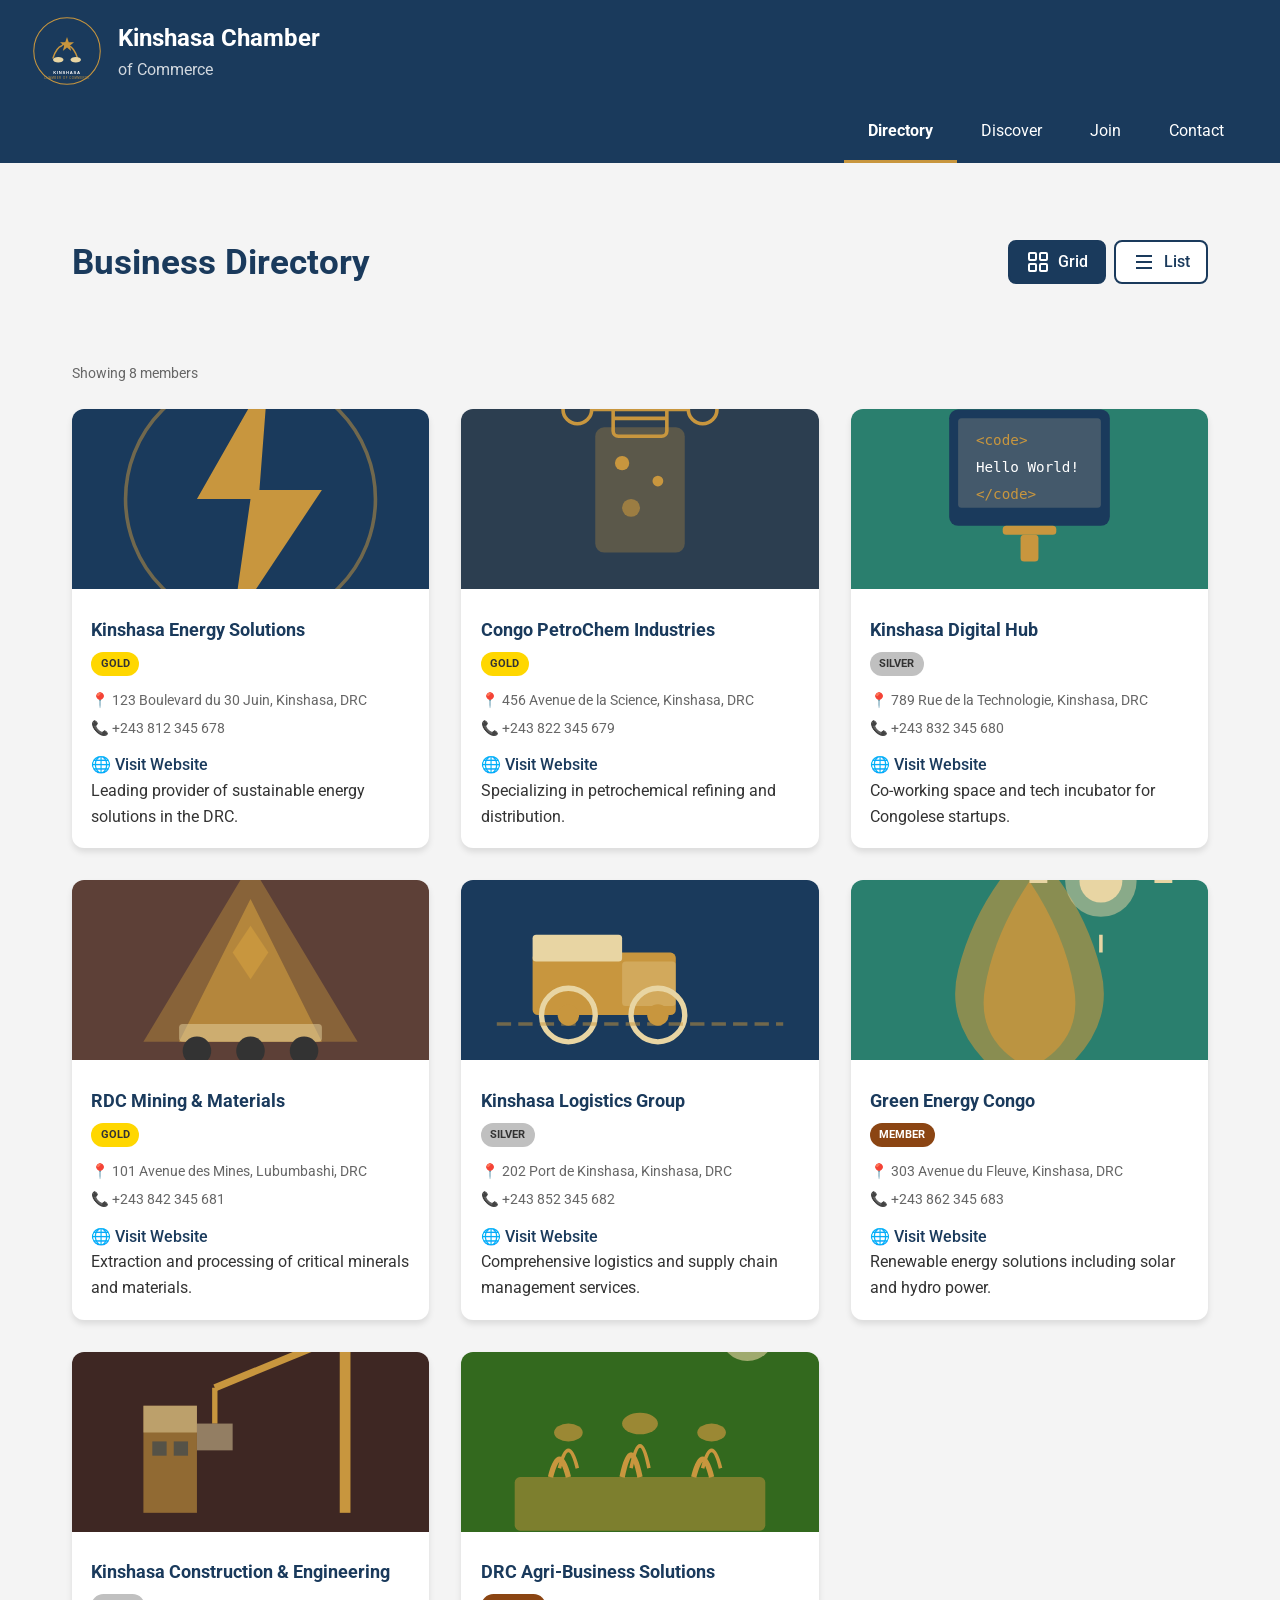
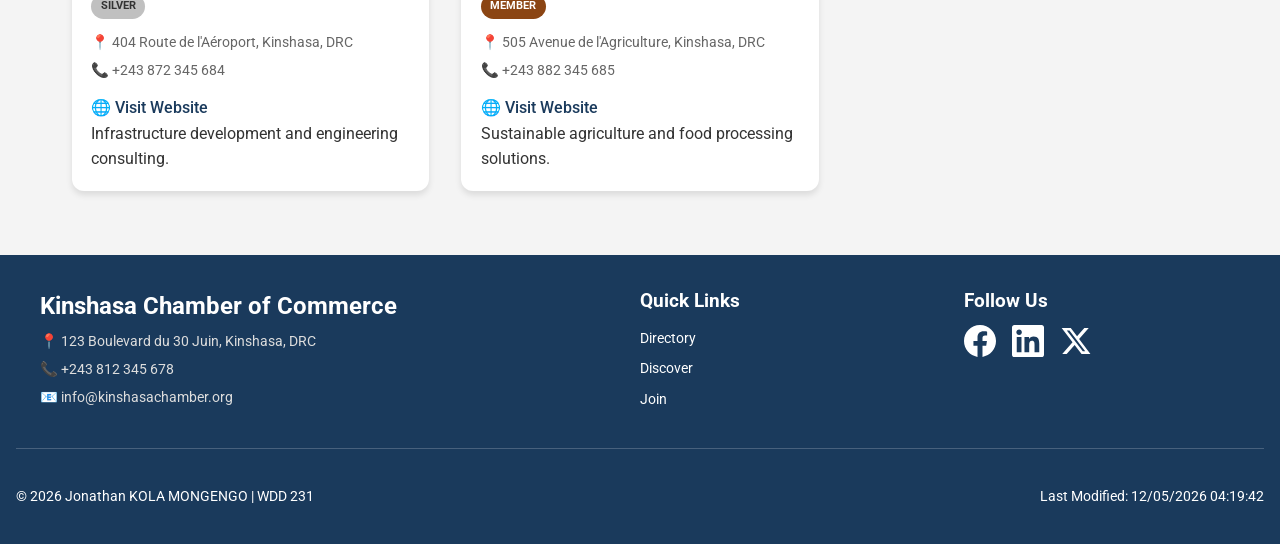
<file: chamber/directory.html>
<!DOCTYPE html>
<html lang="en">
<head>
    <meta charset="UTF-8">
    <meta name="viewport" content="width=device-width, initial-scale=1.0">
    <title>Kinshasa Chamber of Commerce - Directory</title>
    <meta name="description" content="Kinshasa Chamber of Commerce directory page showcasing member businesses in Kinshasa, Democratic Republic of the Congo.">
    <meta name="author" content="Jonathan KOLA MONGENGO">
    <link rel="icon" href="images/logo.svg" type="image/svg-xml">
    <meta property="og:title" content="Kinshasa Chamber of Commerce - Directory">
    <meta property="og:description" content="Connect with leading businesses in Kinshasa, DRC. Join the Kinshasa Chamber of Commerce to grow your network.">
    <meta property="og:image" content="https://Kolajoe.github.io/wdd231/chamber/images/og-image.svg">
    <meta property="og:url" content="https://Kolajoe.github.io/wdd231/chamber/directory.html">
    <meta property="og:type" content="website">
    <link rel="preconnect" href="https://fonts.googleapis.com">
    <link rel="preconnect" href="https://fonts.gstatic.com" crossorigin>
    <link href="https://fonts.googleapis.com/css2?family=Roboto:wght@300;400;700&display=swap" rel="stylesheet">
    <link rel="stylesheet" href="../styles/normalize.css">
    <link rel="stylesheet" href="styles/chamber-small.css">
    <link rel="stylesheet" href="styles/chamber-large.css">
    <script src="scripts/chamber-navigation.js" defer></script>
    <script src="scripts/chamber-dates.js" defer></script>
    <script src="scripts/chamber-members.js" defer></script>
</head>
<body>
    <header>
        <div class="logo-container">
            <img src="images/logo.svg" alt="Kinshasa Chamber of Commerce Logo" width="60" height="60">
            <div class="logo-text">
                <h2>Kinshasa Chamber</h2>
                <span>of Commerce</span>
            </div>
        </div>
        <button id="hamburgerBtn" aria-label="Toggle Navigation">☰</button>
    </header>
    
    <nav id="mainNav">
        <ul>
            <li><a href="directory.html" class="active">Directory</a></li>
            <li><a href="discover.html">Discover</a></li>
            <li><a href="join.html">Join</a></li>
            <li><a href="contact.html">Contact</a></li>
        </ul>
    </nav>

    <main>
        <div class="page-header">
            <h1>Business Directory</h1>
            <div class="view-controls">
                <button id="gridViewBtn" class="view-btn active" aria-label="Grid View">
                    <svg width="24" height="24" viewBox="0 0 24 24" fill="none" stroke="currentColor" stroke-width="2">
                        <rect x="3" y="3" width="7" height="7" rx="1"/>
                        <rect x="14" y="3" width="7" height="7" rx="1"/>
                        <rect x="3" y="14" width="7" height="7" rx="1"/>
                        <rect x="14" y="14" width="7" height="7" rx="1"/>
                    </svg>
                    Grid
                </button>
                <button id="listViewBtn" class="view-btn" aria-label="List View">
                    <svg width="24" height="24" viewBox="0 0 24 24" fill="none" stroke="currentColor" stroke-width="2">
                        <line x1="4" y1="6" x2="20" y2="6"/>
                        <line x1="4" y1="12" x2="20" y2="12"/>
                        <line x1="4" y1="18" x2="20" y2="18"/>
                    </svg>
                    List
                </button>
            </div>
        </div>
        <p id="memberCount"></p>
        <div id="membersContainer" class="grid-view">
        </div>
    </main>
    
    <footer>
        <div class="footer-content">
            <div class="footer-contact">
                <h2>Kinshasa Chamber of Commerce</h2>
                <p>📍 123 Boulevard du 30 Juin, Kinshasa, DRC</p>
                <p>📞 +243 812 345 678</p>
                <p>📧 info@kinshasachamber.org</p>
            </div>
            <div class="footer-links">
                <h3>Quick Links</h3>
                <ul>
                    <li><a href="directory.html">Directory</a></li>
                    <li><a href="discover.html">Discover</a></li>
                    <li><a href="join.html">Join</a></li>
                </ul>
            </div>
            <div class="footer-social">
                <h3>Follow Us</h3>
                <div class="social-icons">
                    <a href="#"><img src="../images/facebook-icon.svg" alt="Facebook"></a>
                    <a href="#"><img src="../images/linkedin-icon.svg" alt="LinkedIn"></a>
                    <a href="#"><img src="../images/twitter-icon.svg" alt="Twitter"></a>
                </div>
            </div>
        </div>
        <div class="footer-bottom">
            <p>&copy; <span id="currentyear"></span> Jonathan KOLA MONGENGO | WDD 231</p>
            <p id="lastModified"></p>
        </div>
    </footer>
</body>
</html>
</file>
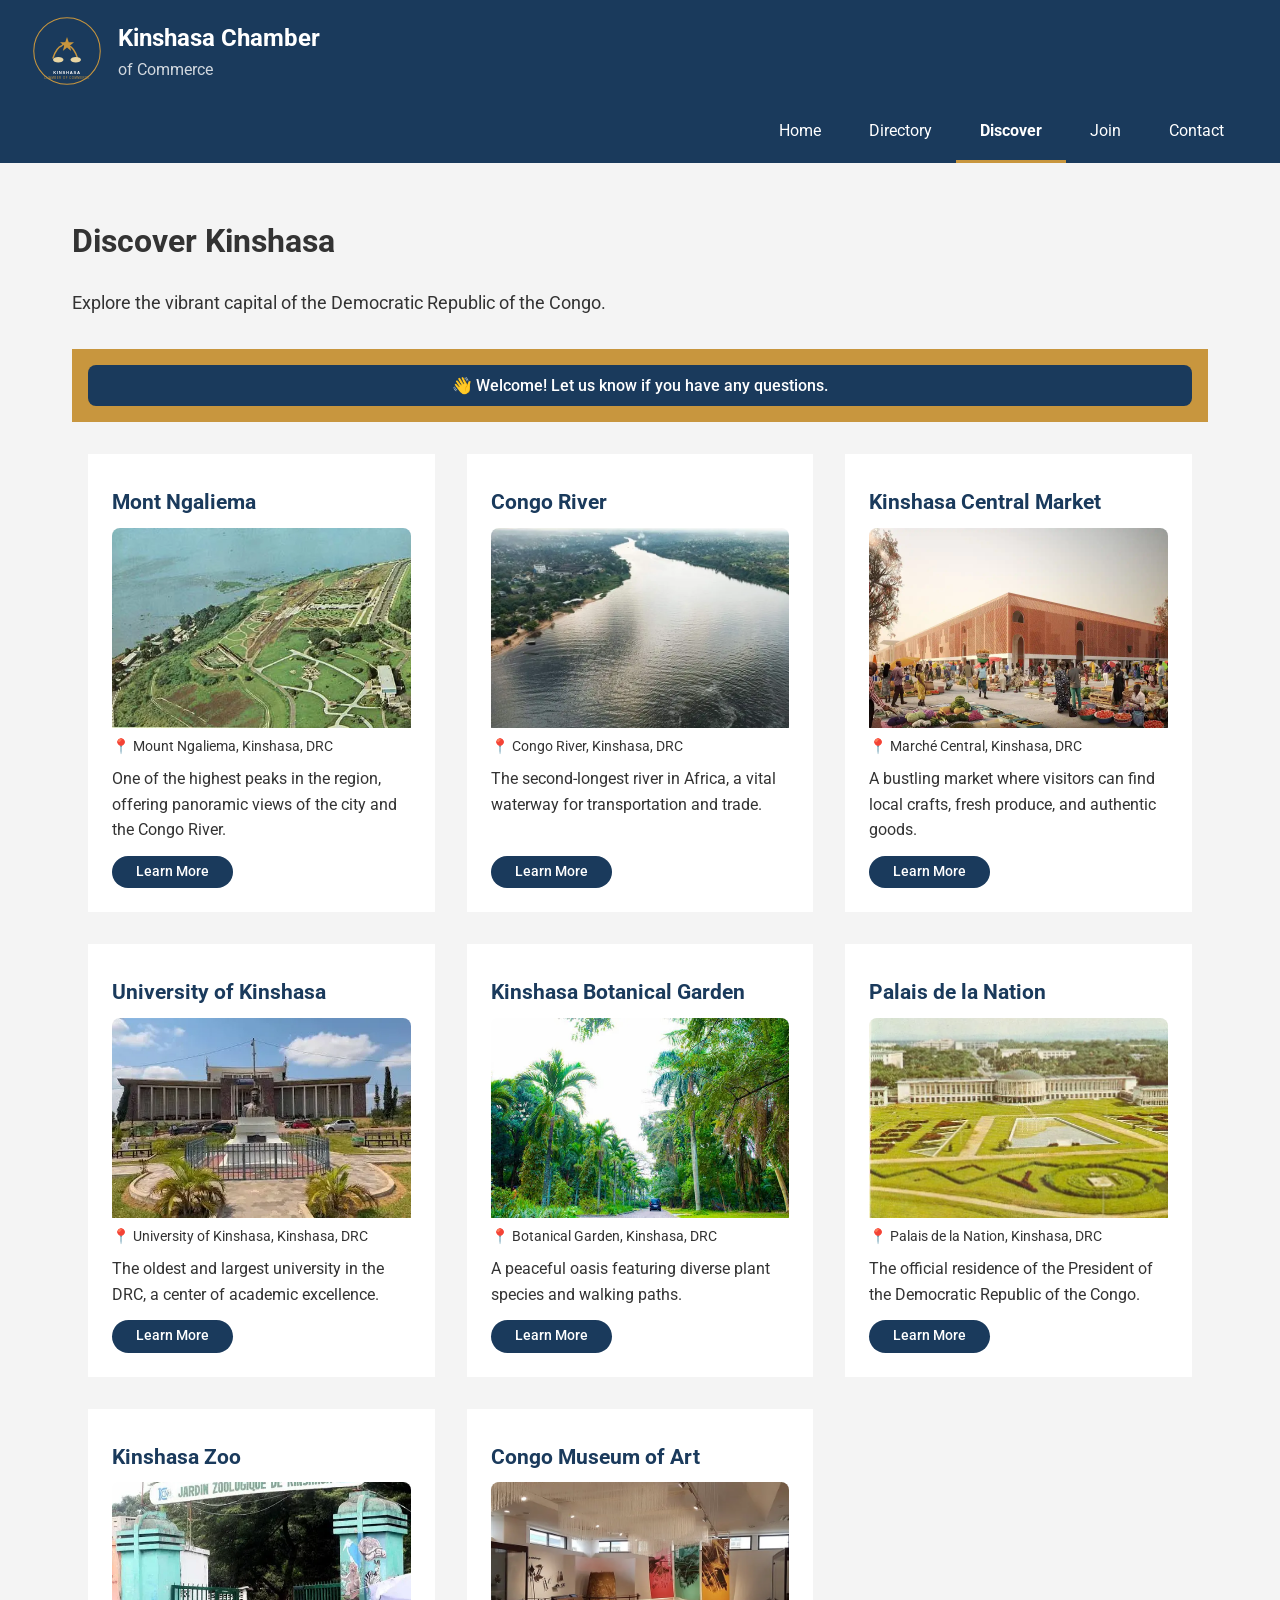
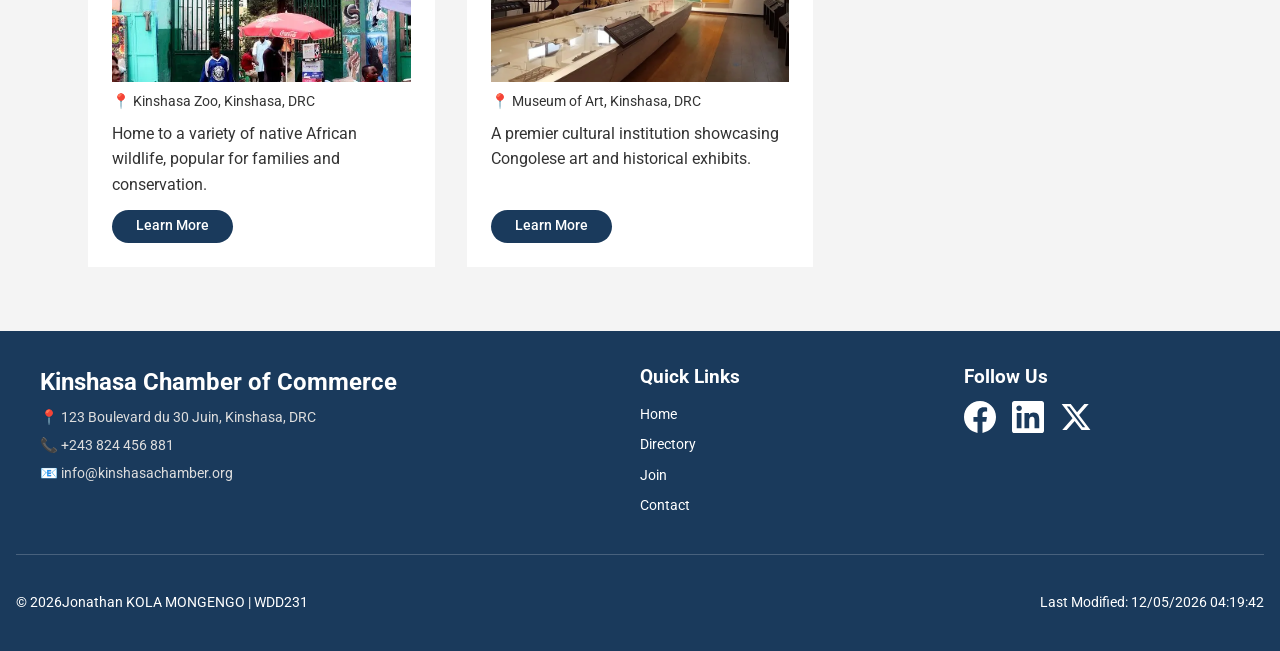
<file: chamber/discover.html>
<!DOCTYPE html>
<html lang="en">
<head>
    <meta charset="UTF-8">
    <meta name="viewport" content="width=device-width, initial-scale=1.0">
    <title>Discover Kinshasa - Chamber of Commerce</title>
    <meta name="description" content="Discover the best places and attractions in Kinshasa, Democratic Republic of the Congo.">
    <meta name="author" content="Jonathan KOLA MONGENGO">
    <link rel="icon" href="images/logo.svg" type="image/svg+xml">
    <meta property="og:title" content="Discover Kinshasa - Chamber of Commerce">
    <meta property="og:description" content="Explore the best places and attractions in Kinshasa, DRC.">
    <meta property="og:image" content="https://Kolajoe.github.io/wdd231/chamber/images/og-image.svg">
    <meta property="og:url" content="https://Kolajoe.github.io./wdd231/chamber/discover.html">
    <meta property="og:type" content="website">
    <link rel="preconnect" href="https://fonts.googleapis.com">
    <link rel="preconnect" href="https://fonts.gstatic.com" crossorigin>
    <link href="https://fonts.googleapis.com/css2?family=Roboto:wght@300;400;700&display=swap" rel="stylesheet">
    <link rel="stylesheet" href="../styles/normalize.css">
    <link rel="stylesheet" href="styles/chamber-small.css">
    <link rel="stylesheet" href="styles/chamber-medium.css">
    <link rel="stylesheet" href="styles/chamber-large.css">
    <script src="scripts/chamber-navigation.js" defer></script>
    <script src="scripts/chamber-dates.js" defer></script>
    <script src="scripts/chamber-discover.js" type="module"></script>
</head>
<body>
    <header>
        <div class="logo-container">
            <img src="images/logo.svg" alt="Kinshasa Chamber of Commerce Logo" width="60" height="60">
            <div class="logo-text">
                <h2 class="site-title">Kinshasa Chamber</h2>
                <span>of Commerce</span>
            </div>
        </div>
        <button id="hamburgerBtn" aria-label="Toggle Navigation">☰</button>
    </header>

    <nav id="mainNav">
        <ul>
            <li><a href="index.html">Home</a></li>
            <li><a href="directory.html">Directory</a></li>
            <li><a href="discover.html" class="active">Discover</a></li>
            <li><a href="join.html">Join</a></li>
            <li><a href="contact.html">Contact</a></li>
        </ul>
    </nav>

    <main>
        <h1>Discover Kinshasa</h1>
        <p class="discover-intro">Explore the vibrant capital of the Democratic Republic of the Congo.</p>
        <div id="visit-message" class="visit-message"></div>
        <div id="discover-grid" class="discover-grid">

        </div>
    </main>

    <footer>
        <div class="footer-content">
            <div class="footer-contact">
                <h2>Kinshasa Chamber of Commerce</h2>
                <p>📍 123 Boulevard du 30 Juin, Kinshasa, DRC</p>
                <p>📞 +243 824 456 881</p>
                <p>📧 info@kinshasachamber.org</p>
            </div>
            <div class="footer-links">
                <h3>Quick Links</h3>
                <ul>
                    <li><a href="index.html">Home</a></li>
                    <li><a href="directory.html">Directory</a></li>
                    <li><a href="join.html">Join</a></li>
                    <li><a href="contact.html">Contact</a></li>
                </ul>
            </div>
            <div class="footer-social">
                <h3>Follow Us</h3>
                <div class="social-icons">
                    <a href="#"><img src="../images/facebook-icon.svg" alt="Facebook"></a>
                    <a href="#"><img src="../images/linkedin-icon.svg" alt="LinkedIn"></a>
                    <a href="#"><img src="../images/twitter-icon.svg" alt="Twitter"></a>
                </div>
            </div>
        </div>
        <div class="footer-bottom">
            <p>&copy; <span id="currentyear"></span>Jonathan KOLA MONGENGO | WDD231</p>
            <p id="lastModified"></p>
        </div>
    </footer>
    
</body>
</html>
</file>
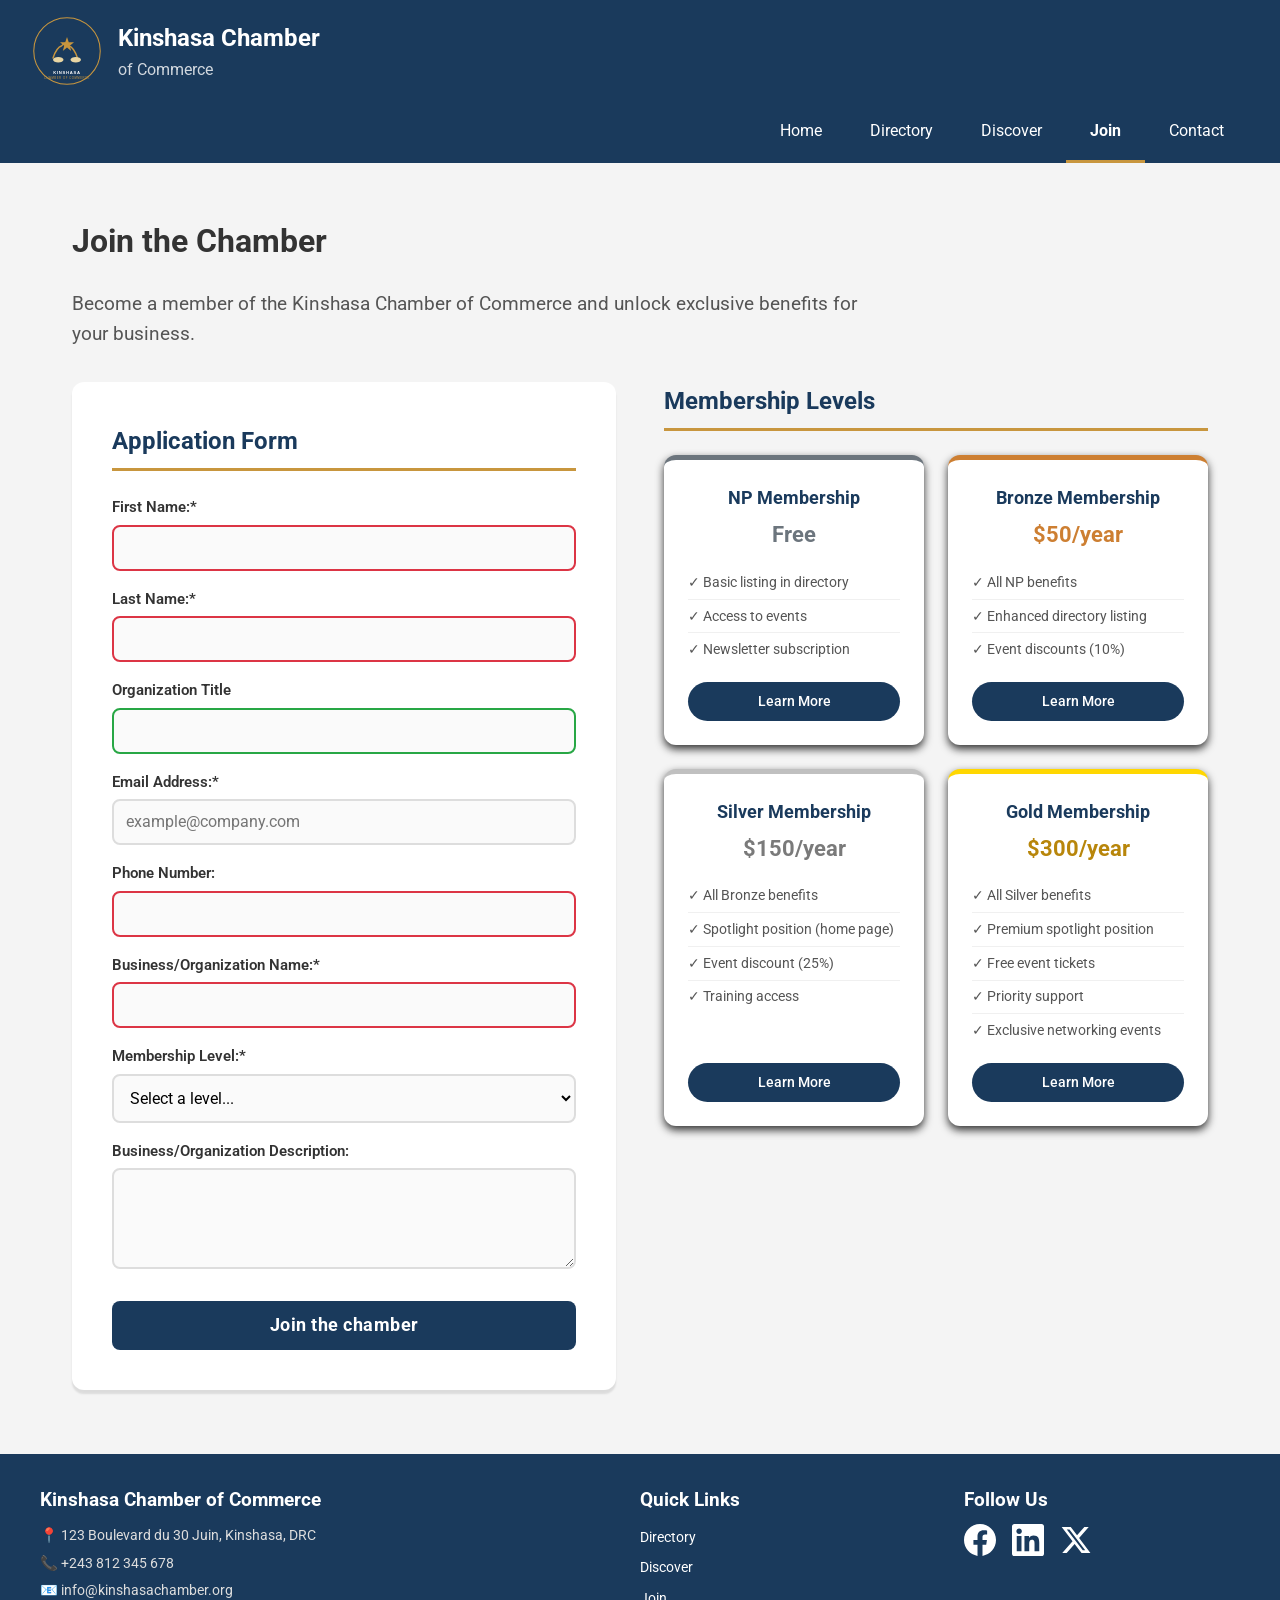
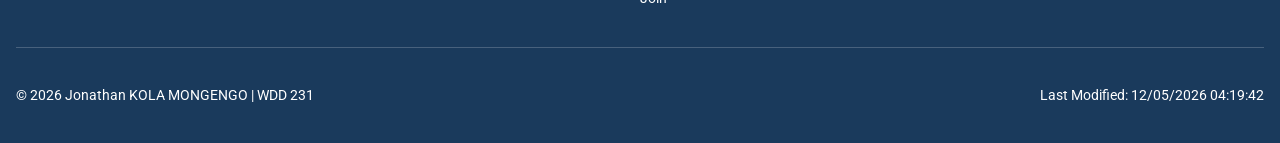
<file: chamber/join.html>
<!DOCTYPE html>
<html lang="en">
<head>
    <meta charset="UTF-8">
    <meta name="viewport" content="width=device-width, initial-scale=1.0">
    <title>Kinshasa Chamber of Commerce - Join Page</title>
    <meta name="description" content="Join the Kinshasa Chamber of Commerce and connect with leading businesses in Kinshasa, Democratic Republic of the Congo. Explore membership levels and benefits.">
    <meta name="author" content="Jonathan KOLA MONGENGO">
    <link rel="icon" href="images/logo.svg" type="image/svg+xml">
    <meta property="og:title" content="Kinshasa Chamber of Commerce - Join">
    <meta property="og:description" content="Connect with leading businesses in Kinshasa, DRC. Join the Kinshasa Chamber of Commerce to grow your network.">
    <meta property="og:image" content="https://Kolajoe.github.io/wdd231/chamber/images/og-image.svg">
    <meta property="og:url" content="https://Kolajoe.github.io/wdd231/chamber/join.html">
    <meta property="og:type" content="website">
    <link rel="preconnect" href="https://fonts.googleapis.com">
    <link rel="preconnect" href="https://fonts.gstatic.com" crossorigin>
    <link href="https://fonts.googleapis.com/css2?family=Roboto:wght@300;400;700&display=swap" rel="stylesheet">
    <link rel="stylesheet" href="../styles/normalize.css">
    <link rel="stylesheet" href="styles/chamber-small.css">
    <link rel="stylesheet" href="styles/chamber-large.css">
    <script src="scripts/chamber-navigation.js" defer></script>
    <script src="scripts/chamber-dates.js" defer></script>
    <script src="scripts/chamber-join.js" defer></script>
</head>
<body>
    <header>
        <div class="logo-container">
            <img src="images/logo.svg" alt="Kinshasa Chamber of Commerce Logo" width="60" height="60">
            <div class="logo-text">
                <h2 class="site-title">Kinshasa Chamber</h2>
                <span>of Commerce</span>
            </div>
        </div>
        <button id="hamburgerBtn" aria-label="Toggle Navigation">☰</button>
    </header>
    <nav id="mainNav">
        <ul>
            <li><a href="index.html">Home</a></li>
            <li><a href="directory.html">Directory</a></li>
            <li><a href="discover.html">Discover</a></li>
            <li><a href="join.html" class="active">Join</a></li>
            <li><a href="contact.html">Contact</a></li>
        </ul>
        
    </nav>

    <main>
        <h1>Join the Chamber</h1>
        <p class="join-intro">Become a member of the Kinshasa Chamber of Commerce and unlock exclusive benefits for your business.</p>

        <div class="join-layout">
            <section class="join-form">
                <h2>Application Form</h2>
                <form action="thankyou.html" method="get" id="joinForm">
        <!-- First Name -->
                    <label for="fname">First Name:*</label>
                    <input type="text" id="fname" name="fname" required autocomplete="given-name" title="Enter your first name">
                    <label for="lname">Last Name:*</label>
                    <input type="text" id="lname" name="lname" required autocomplete="family-name" title="Enter your last name">
                    <label for="title">Organization Title</label>
                    <input type="text" id="title" name="title" autocomplete="organization-title" pattern="[A-Za-z\s-]{7,}" title="Minimum 7 characters, letters, spaces, and hyphens only">
                    <label for="email">Email Address:*</label>
                    <input type="email" id="email" name="email" required autocomplete="email" placeholder="example@company.com" title="Enter your email address">
                    <label for="phone">Phone Number:</label>
                    <input type="tel" id="phone" name="phone" required autocomplete="tel" title="Enter your mobile phone number"> 
                    <label for="organization">Business/Organization Name:*</label>
                    <input type="text" id="organization" name="organization" required autocomplete="organization" title="Enter your business or organization name">
                    <label for="membership">Membership Level:*</label>
                    <select id="membership" name="membership" required>
                         <option value="">Select a level...</option>
                         <option value="np">NP Membership (Non-Profit - Free)</option>
                         <option value="bronze">Bronze Membership</option>
                         <option value="silver">Silver Membership</option>
                         <option value="gold">Gold Membership</option>
                    </select>
                    <label for="description">Business/Organization Description:</label>
                    <textarea id="description" name="description" rows="4" title="Describe your business or organization"></textarea>
                    <input type="hidden" id="timestamp" name="timestamp">
                    <button type="submit" class="submit-btn">Join the chamber</button>
                </form>
            </section>

            <section class="membership-cards">
                <h2>Membership Levels</h2>
                <div class="cards-grid">
                       <div class="membership-card np-card">
                            <h3>NP Membership</h3>
                            <p class="price">Free</p>
                            <ul>
                                <li>✓ Basic listing in directory</li>
                                <li>✓ Access to events</li>
                                <li>✓ Newsletter subscription</li>
                            </ul>
                            <a href="#" class="learn-more" data-modal="np-modal">Learn More</a>
                        </div>
                        <div class="membership-card bronze-card">
                            <h3>Bronze Membership</h3>
                            <p class="price">$50/year</p>
                            <ul>
                                <li>✓ All NP benefits</li>
                                <li>✓ Enhanced directory listing</li>
                                <li>✓ Event discounts (10%)</li>
                            </ul>
                            <a href="#" class="learn-more" data-modal="bronze-modal">Learn More</a>
                        </div>
                        <div class="membership-card silver-card">
                            <h3>Silver Membership</h3>
                            <p class="price">$150/year</p>
                            <ul>
                                <li>✓ All Bronze benefits</li>
                                <li>✓ Spotlight position (home page)</li>
                                <li>✓ Event discount (25%)</li>
                                <li>✓ Training access</li> 
                            </ul>
                            <a href="#" class="learn-more" data-modal="silver-modal">Learn More</a>
                        </div>
                        <div class="membership-card gold-card">
                            <h3>Gold Membership</h3>
                            <p class="price">$300/year</p>
                            <ul>
                                <li>✓ All Silver benefits</li>
                                <li>✓ Premium spotlight position</li>
                                <li>✓ Free event tickets</li>
                                <li>✓ Priority support</li>
                                <li>✓ Exclusive networking events</li>
                            </ul>
                            <a href="#" class="learn-more" data-modal="gold-modal">Learn More</a>
                        </div>
                </div>
            </section>
        </div>
    </main>

    <dialog id="np-modal" class="membership-modal">
        <div class="modal-content">
            <button class="close-modal">&times;</button>
            <h2>NP Membership Benefits</h2>
            <h3>Non-Profit Organizations</h3>
            <ul>
                <li>📋 Basic directory listing</li>
                <li>📰 Monthly newsletter</li>
                <li>🎫 Access to all chamber events</li>
                <li>🤝 Networking opportunities</li>
                <li>📊 Business resources</li>
            </ul>
            <p><strong>Cost: Free</strong></p>
        </div>
    </dialog>
    <dialog id="bronze-modal" class="membership-modal">
        <div class="modal-content">
            <button class="close-modal">&times;</button>
            <h2>Bronze Membership Benefits</h2>
            <h3>For Growing Businesses</h3>
            <ul>
                <li>✅ All NP benefits</li>
                <li>📌 Enhanced directory listing with logo</li>
                <li>🎫 10% discount on events</li>
                <li>📧 Member spotlight in newsletter</li>
            </ul>
            <p><strong>Cost: $50/year</strong></p>
        </div>
    </dialog>

    <dialog id="silver-modal" class="membership-modal">
        <div class="modal-content">
            <button class="close-modal">&times;</button>
            <h2>Silver Membership Benefits</h2>
            <h3>For Established Businesses</h3>
            <ul>
                <li>✅ All Bronze benefits</li>
                <li>⭐ Spotlight position on home page</li>
                <li>🎫 25% discount on events</li>
                <li>📚 Access to training programs</li>
                <li>🏆 Featured in annual directory</li>
            </ul>
            <p><strong>Cost: $150/year</strong></p>
        </div>
    </dialog>

    <dialog id="gold-modal" class="membership-modal">
        <div class="modal-content">
            <button class="close-modal">&times;</button>
            <h2>Gold Membership Benefits</h2>
            <h3>For Industry Leaders</h3>
            <ul>
                <li>✅ All Silver benefits</li>
                <li>👑 Premium spotlight position</li>
                <li>🎫 Free event tickets</li>
                <li>📞 Priority support</li>
                <li>🤝 Exclusive networking events</li>
                <li>📈 Business growth consulting</li>
            </ul>
            <p><strong>Cost: $300/year</strong></p>
        </div>
    </dialog>
    
    <footer>
        <div class="footer-content">
            <div class="footer-contact">
                <h3>Kinshasa Chamber of Commerce</h3>
                <p>📍 123 Boulevard du 30 Juin, Kinshasa, DRC</p>
                <p>📞 +243 812 345 678</p>
                <p>📧 info@kinshasachamber.org</p>
            </div>
            <div class="footer-links">
                <h3>Quick Links</h3>
                <ul>
                    <li><a href="directory.html">Directory</a></li>
                    <li><a href="discover.html">Discover</a></li>
                    <li><a href="join.html">Join</a></li>
                </ul>
            </div>
            <div class="footer-social">
                <h3>Follow Us</h3>
                <div class="social-icons">
                    <a href="#"><img src="../images/facebook-icon.svg" alt="Facebook"></a>
                    <a href="#"><img src="../images/linkedin-icon.svg" alt="LinkedIn"></a>
                    <a href="#"><img src="../images/twitter-icon.svg" alt="Twitter"></a>
                </div>
            </div>
        </div>
        <div class="footer-bottom">
            <p>&copy; <span id="currentyear"></span> Jonathan KOLA MONGENGO | WDD 231</p>
            <p id="lastModified"></p>
        </div>
    </footer>
</body>
</html>
</file>
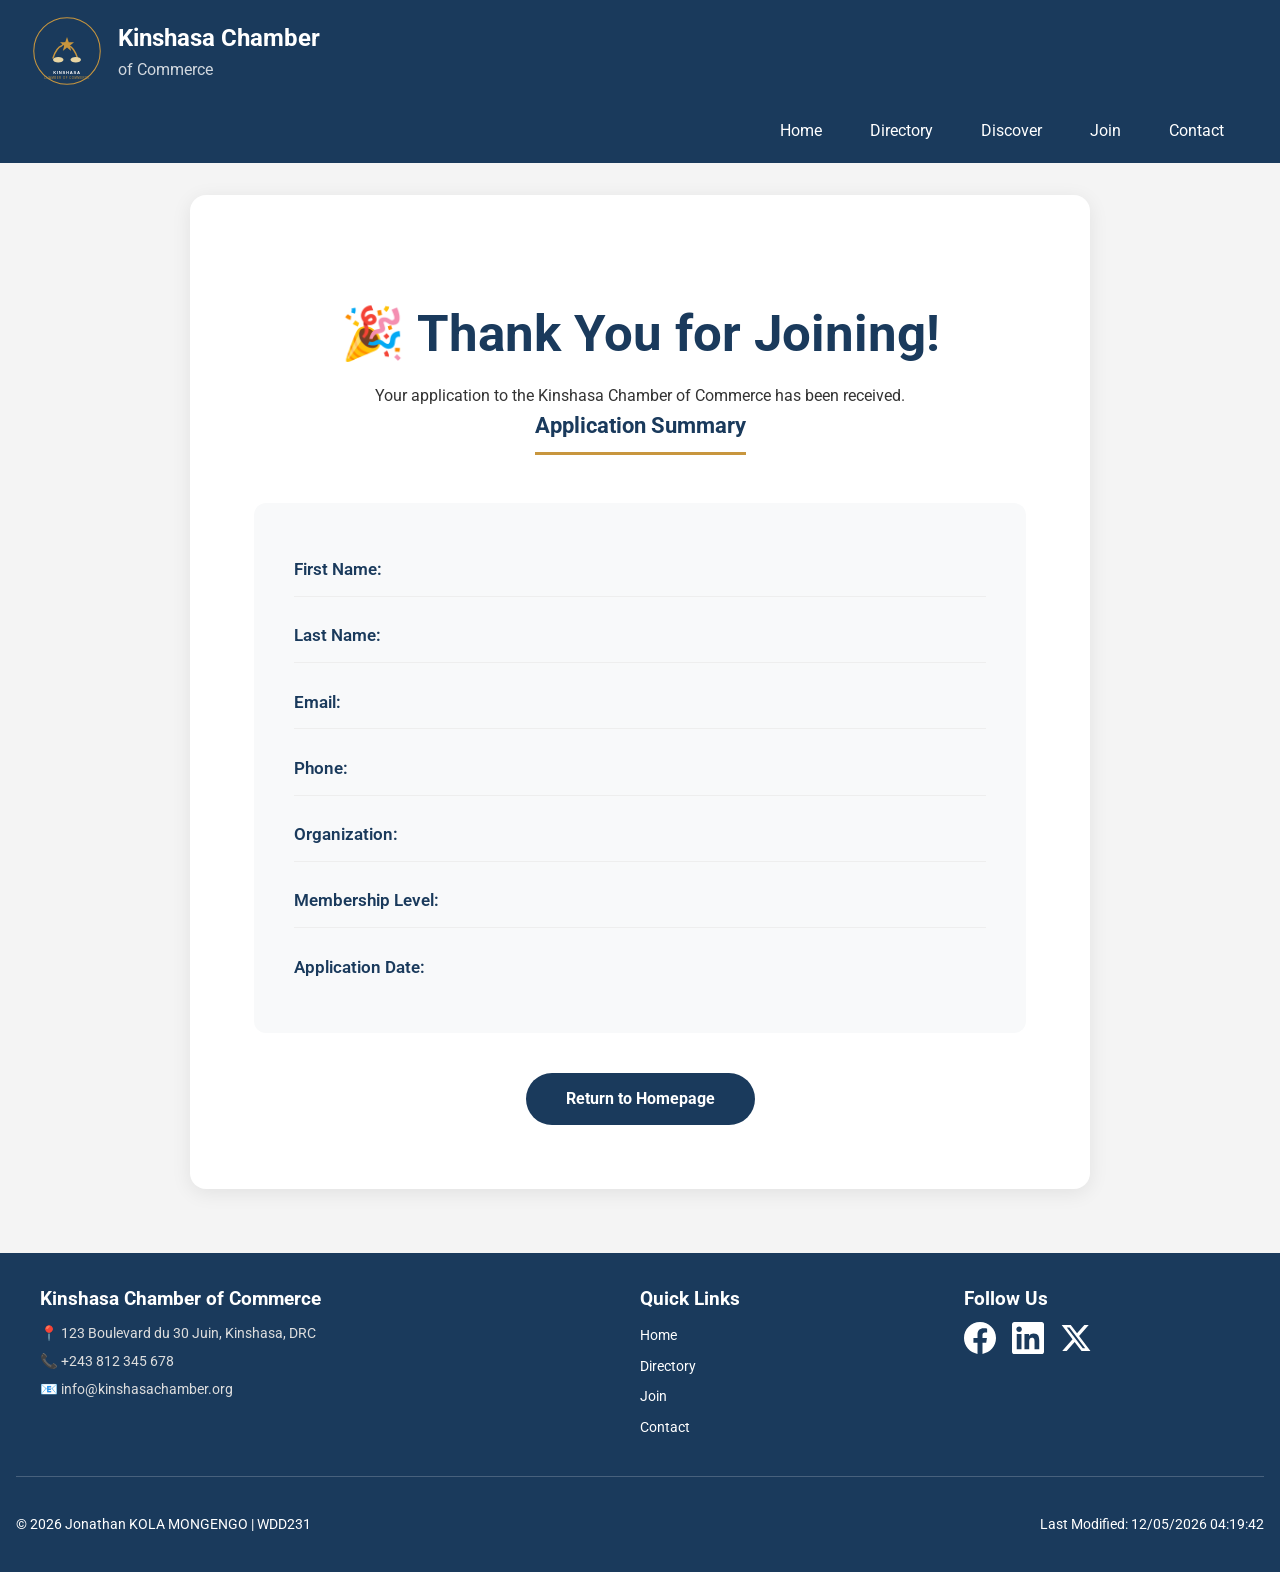
<file: chamber/thankyou.html>
<!DOCTYPE html>
<html lang="en">
<head>
    <meta charset="UTF-8">
    <meta name="viewport" content="width=device-width, initial-scale=1.0">
    <title>Thank You - Kinshasa Chamber of Commerce</title>
    <meta name="description" content="Thank you for joining the Kinshasa Chamber of Commerce. We appreciate your interest in connecting with leading businesses in Kinshasa, Democratic Republic of the Congo.">
    <meta name="author" content="Jonathan KOLA MONGENGO">
    <link rel="icon" href="images/logo.svg" type="image/svg+xml">
    <meta property="og:title" content="Kinshasa Chamber of Commerce - Thank You">
    <meta property="og:description" content="Thank you for joining the Kinshasa Chamber of Commerce. We appreciate your interest in connecting with leading businesses in Kinshasa, Democratic Republic of the Congo.">
    <meta property="og:image" content="https://Kolajoe.github.io/wdd231/chamber/images/og-image.svg">
    <meta property="og:url" content="https://Kolajoe.github.io/wdd231/chamber/thankyou.html">
    <meta property="og:type" content="website">
    <link rel="preconnect" href="https://fonts.googleapis.com">
    <link rel="preconnect" href="https://fonts.gstatic.com" crossorigin>
    <link href="https://fonts.googleapis.com/css2?family=Roboto:wght@300;400;700&display=swap" rel="stylesheet">
    <link rel="stylesheet" href="../styles/normalize.css">
    <link rel="stylesheet" href="styles/chamber-small.css">
    <link rel="stylesheet" href="styles/chamber-large.css">
    <script src="scripts/chamber-navigation.js" defer></script>
    <script src="scripts/chamber-dates.js" defer></script>
    <script src="scripts/chamber-thankyou.js" defer></script>
</head>
<body>
     <header>
        <div class="logo-container">
            <img src="images/logo.svg" alt="Kinshasa Chamber of Commerce Logo" width="60" height="60">
            <div class="logo-text">
                <h2 class="site-title">Kinshasa Chamber</h2>
                <span>of Commerce</span>
            </div>
        </div>
        <button id="hamburgerBtn" aria-label="Toggle Navigation">☰</button>
     </header>

     <nav id="mainNav">
        <ul>
            <li><a href="index.html">Home</a></li>
            <li><a href="directory.html">Directory</a></li>
            <li><a href="discover.html">Discover</a></li>
            <li><a href="join.html">Join</a></li>
            <li><a href="contact.html">Contact</a></li>
        </ul>
     </nav>
    <main>
        <section class="thankyou">
            <h1>Thank You for Joining!</h1>
            <p>Your application to the Kinshasa Chamber of Commerce has been received.</p>
            <h2>Application Summary</h2>
            <div class="summary-grid">
                <div class="summary-item">
                    <span class="label">First Name:</span>
                    <span id="display-fname"></span>
                </div>
                <div class="summary-item">
                    <span class="label">Last Name:</span>
                    <span id="display-lname"></span>
                </div>
                <div class="summary-item">
                    <span class="label">Email:</span>
                    <span id="display-email"></span>
                </div>
                <div class="summary-item">
                    <span class="label">Phone:</span>
                    <span id="display-phone"></span>
                </div>
                <div class="summary-item">
                    <span class="label">Organization:</span>
                    <span id="display-organization"></span>
                </div>
                <div class="summary-item">
                    <span class="label">Membership Level:</span>
                    <span id="display-membership"></span>
                </div>
                <div class="summary-item">
                    <span class="label">Application Date:</span>
                    <span id="display-timestamp"></span>
                </div>
            </div>
            <a href="index.html" class="cta-button">Return to Homepage</a>
        </section>
    </main>

    <footer>
        <div class="footer-content">
            <div class="footer-contact">
                <h3>Kinshasa Chamber of Commerce</h3>
                <p>📍 123 Boulevard du 30 Juin, Kinshasa, DRC</p>
                <p>📞 +243 812 345 678</p>
                <p>📧 info@kinshasachamber.org</p>
            </div>
            <div class="footer-links">
                <h3>Quick Links</h3>
                <ul>
                    <li><a href="index.html">Home</a></li>
                    <li><a href="directory.html">Directory</a></li>
                    <li><a href="join.html">Join</a></li>
                    <li><a href="contact.html">Contact</a></li>
                </ul>
            </div>
            <div class="footer-social">
                <h3>Follow Us</h3>
                <div class="social-icons">
                    <a href="#"><img src="../images/facebook-icon.svg" alt="Facebook"></a>
                    <a href="#"><img src="../images/linkedin-icon.svg" alt="LinkedIn"></a>
                    <a href="#"><img src="../images/twitter-icon.svg" alt="Twitter"></a>
                </div>
            </div>
        </div>
        <div class="footer-bottom">
            <p>&copy; <span id="currentyear"></span> Jonathan KOLA MONGENGO | WDD231</p>
            <p id="lastModified"></p>
        </div>
    </footer>
    
</body>
</html>
</file>
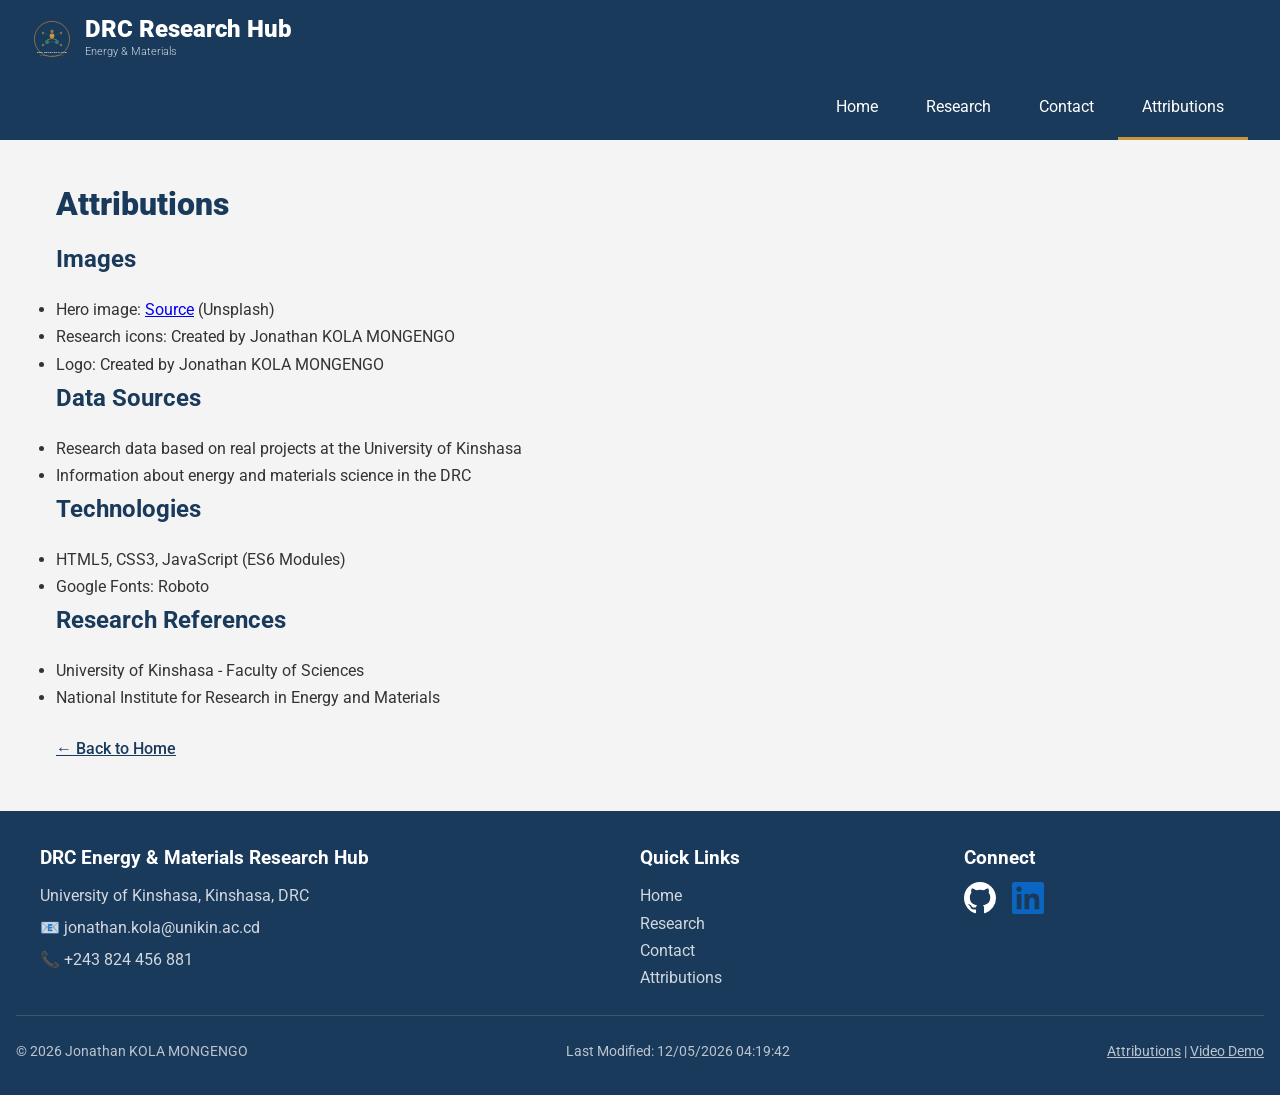
<file: final/attributions.html>
<!DOCTYPE html>
<html lang="en">
<head>
    <meta charset="UTF-8">
    <meta name="viewport" content="width=device-width, initial-scale=1.0">
    <title>Attributions - DRC Energy & Materials Hub</title>
    <meta name="description" content="Attributions and sources for the DRC Energy and Materials Research Hub website.">
    <meta name="author" content="Jonathan KOLA MONGENGO">
    <meta property="og:title" content="Attributions - DRC Energy & Materials Research Hub">
    <meta property="og:description" content="Sources and attributions for the DRC Energy and Materials Research Hub website. Image credits, data sources, and technology references.">
    <meta property="og:image" content="https://Kolajoe.github.io/wdd231/final/images/favicon.svg">
    <meta property="og:url" content="https://Kolajoe.github.io/wdd231/final/attributions.html">
    <meta property="og:type" content="website">
    <link rel="icon" href="images/favicon.svg" type="image/svg+xml">
    <link rel="preconnect" href="https://fonts.googleapis.com">
    <link rel="preconnect" href="https://fonts.gstatic.com" crossorigin>
    <link href="https://fonts.googleapis.com/css2?family=Roboto:wght@300;400;700;900&display=swap" rel="stylesheet">
    <link rel="stylesheet" href="styles/normalize.css">
    <link rel="stylesheet" href="styles/final-small.css">
    <link rel="stylesheet" href="styles/final-large.css">
    <script src="scripts/navigation.js" defer></script>
    <script src="scripts/dates.js" defer></script>
</head>
<body>
    <header>
        <div class="logo-container">
            <img src="images/favicon.svg" alt="DRC Research Hub Logo" width="50" height="50">
            <div class="logo-text">
                <span class="logo-title">DRC Research Hub</span>
                <span class="logo-subtitle">Energy & Materials</span>
            </div>
        </div>
        <button id="hamburgerBtn" aria-label="Toggle Navigation">☰</button>
    </header>
    
    <nav id="mainNav">
        <ul>
            <li><a href="index.html">Home</a></li>
            <li><a href="research.html">Research</a></li>
            <li><a href="contact.html">Contact</a></li>
            <li><a href="attributions.html" class="active">Attributions</a></li>
        </ul>
    </nav>
    
    <main>
        <h1>Attributions</h1>
        
        <section>
            <h2>Images</h2>
            <ul>
                <li>Hero image: <a href="https://unsplash.com/photos/..." target="_blank">Source</a> (Unsplash)</li>
                <li>Research icons: Created by Jonathan KOLA MONGENGO</li>
                <li>Logo: Created by Jonathan KOLA MONGENGO</li>
            </ul>
        </section>
        
        <section>
            <h2>Data Sources</h2>
            <ul>
                <li>Research data based on real projects at the University of Kinshasa</li>
                <li>Information about energy and materials science in the DRC</li>
            </ul>
        </section>
        
        <section>
            <h2>Technologies</h2>
            <ul>
                <li>HTML5, CSS3, JavaScript (ES6 Modules)</li>
                <li>Google Fonts: Roboto</li>
            </ul>
        </section>
        
        <section>
            <h2>Research References</h2>
            <ul>
                <li>University of Kinshasa - Faculty of Sciences</li>
                <li>National Institute for Research in Energy and Materials</li>
            </ul>
        </section>
        
        <p><a href="index.html" class="back-link">← Back to Home</a></p>
    </main>
    
    <footer>
        <div class="footer-content">
            <div class="footer-info">
                <h3>DRC Energy &amp; Materials Research Hub</h3>
                <p>University of Kinshasa, Kinshasa, DRC</p>
                <p>📧 jonathan.kola@unikin.ac.cd</p>
                <p>📞 +243 824 456 881</p>
            </div>
            <div class="footer-links">
                <h3>Quick Links</h3>
                <ul>
                    <li><a href="index.html">Home</a></li>
                    <li><a href="research.html">Research</a></li>
                    <li><a href="contact.html">Contact</a></li>
                    <li><a href="attributions.html">Attributions</a></li>
                </ul>
            </div>
            <div class="footer-social">
                <h3>Connect</h3>
                <div class="social-icons">
                    <a href="https://github.com/Kolajoe" target="_blank" aria-label="GitHub">
                        <svg xmlns="http://www.w3.org/2000/svg" width="32" height="32" viewBox="0 0 24 24" fill="currentColor">
                            <path d="M12 0C5.37 0 0 5.37 0 12c0 5.31 3.435 9.795 8.205 11.385.6.105.825-.255.825-.57 0-.285-.015-1.23-.015-2.235-3.015.555-3.795-.735-4.035-1.41-.135-.345-.72-1.41-1.23-1.695-.42-.225-1.02-.78-.015-.795.945-.015 1.62.87 1.845 1.23 1.08 1.815 2.805 1.305 3.495.99.105-.78.42-1.305.765-1.605-2.67-.3-5.46-1.335-5.46-5.925 0-1.305.465-2.385 1.23-3.225-.12-.3-.54-1.53.12-3.15 0 0 1.005-.315 3.3 1.23.96-.27 1.98-.405 3-.405s2.04.135 3 .405c2.295-1.56 3.3-1.23 3.3-1.23.66 1.62.24 2.85.12 3.15.765.84 1.23 1.905 1.23 3.225 0 4.605-2.805 5.625-5.475 5.925.435.375.81 1.095.81 2.22 0 1.605-.015 2.895-.015 3.3 0 .315.225.69.825.57A12.02 12.02 0 0024 12c0-6.63-5.37-12-12-12z"/>
                        </svg>
                    </a>
                    <a href="https://linkedin.com/in/jonathan-kola-871001234" target="_blank" aria-label="LinkedIn">
                        <svg xmlns="http://www.w3.org/2000/svg" width="32" height="32" viewBox="0 0 24 24" fill="#0A66C2">
                            <path d="M20.447 20.452h-3.554v-5.569c0-1.328-.027-3.037-1.852-3.037-1.853 0-2.136 1.445-2.136 2.939v5.667H9.351V9h3.414v1.561h.046c.477-.9 1.637-1.85 3.37-1.85 3.601 0 4.267 2.37 4.267 5.455v6.286zM5.337 7.433c-1.144 0-2.063-.926-2.063-2.065 0-1.138.92-2.063 2.063-2.063 1.14 0 2.064.925 2.064 2.063 0 1.139-.925 2.065-2.064 2.065zm1.782 13.019H3.555V9h3.564v11.452zM22.225 0H1.771C.792 0 0 .774 0 1.729v20.542C0 23.227.792 24 1.771 24h20.451C23.2 24 24 23.227 24 22.271V1.729C24 .774 23.2 0 22.222 0h.003z"/>
                        </svg>
                    </a>
                </div>
            </div>
        </div>
        <div class="footer-bottom">
            <p>&copy; <span id="currentyear"></span> Jonathan KOLA MONGENGO</p>
            <p id="lastModified"></p>
            <p><a href="attributions.html">Attributions</a> | <a href="#" id="video-link">Video Demo</a></p>
        </div>
    </footer>
</body>
</html>
</file>
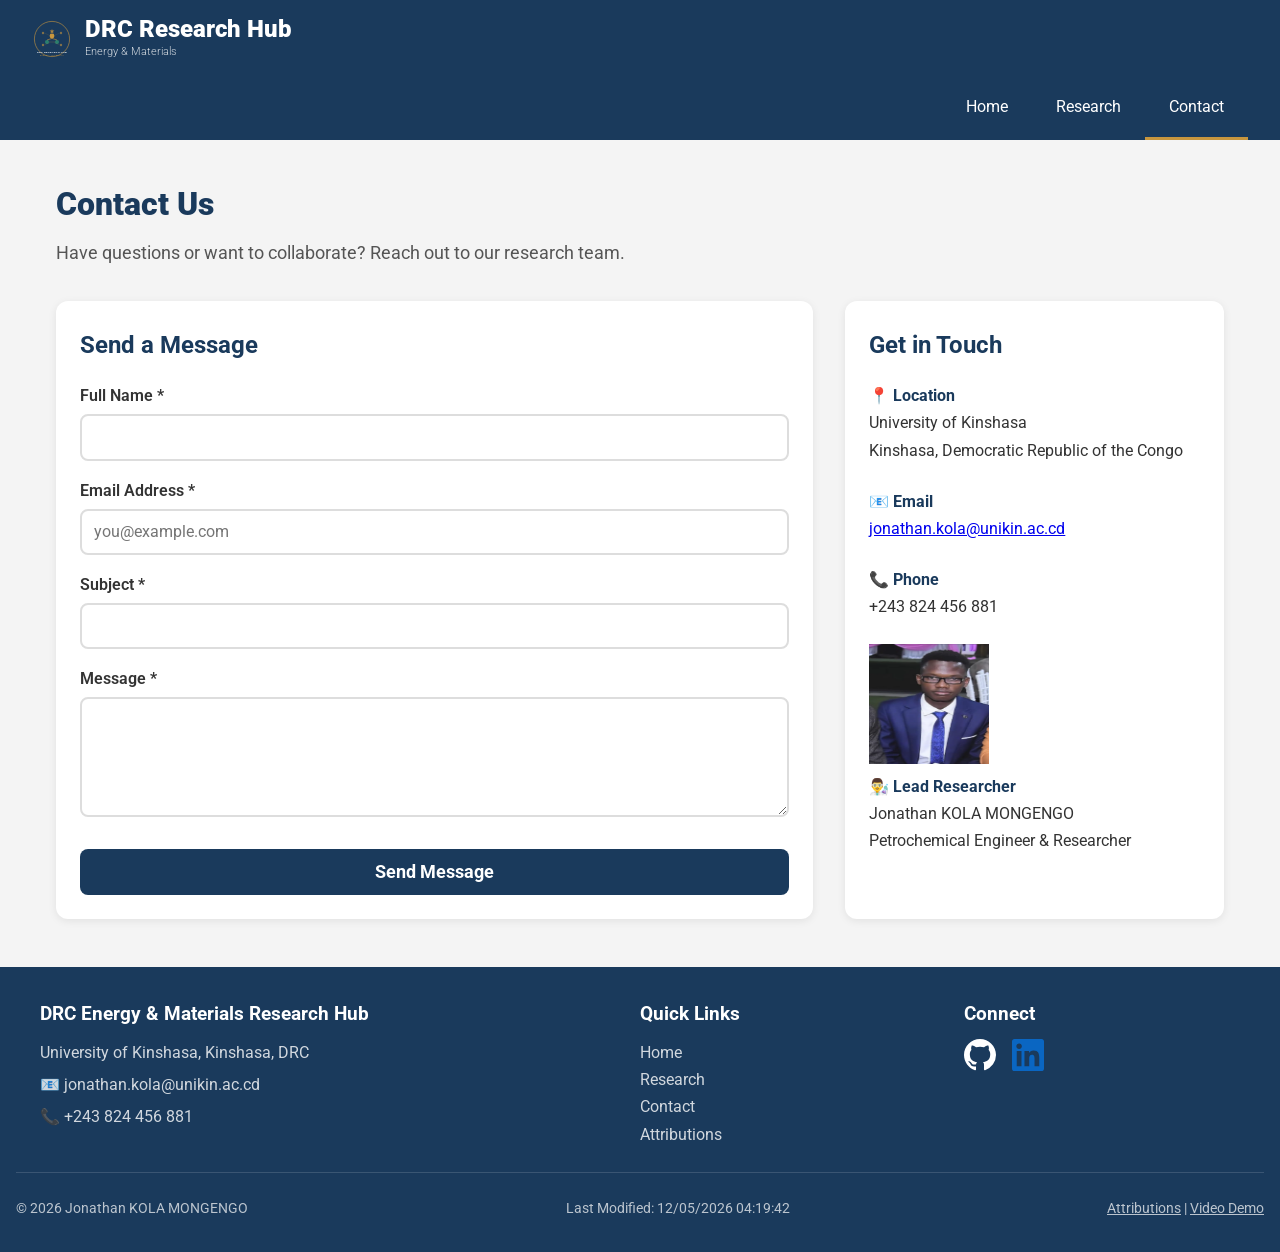
<file: final/contact.html>
<!DOCTYPE html>
<html lang="en">
<head>
    <meta charset="UTF-8">
    <meta name="viewport" content="width=device-width, initial-scale=1.0">
    <title>Contact - DRC Energy & Materials Hub</title>
    <meta name="description" content="Contact the DRC Energy and Materials Research Hub. Get in touch with our research team for collaboration and inquiries.">
    <meta name="author" content="Jonathan KOLA MONGENGO">
    <link rel="icon" href="images/favicon.svg" type="image/svg+xml">
    <meta property="og:title" content="Contact - DRC Energy & Materials Hub">
    <meta property="og:description" content="Contact our research team for collaboration and inquiries.">
    <meta property="og:image" content="https://Kolajoe.github.io/wdd231/final/images/og-image.jpg">
    <meta property="og:url" content="https://Kolajoe.github.io/wdd231/final/contact.html">
    <meta property="og:type" content="website">
    <link rel="preconnect" href="https://fonts.googleapis.com">
    <link rel="preconnect" href="https://fonts.gstatic.com" crossorigin>
    <link href="https://fonts.googleapis.com/css2?family=Roboto:wght@300;400;700;900&display=swap" rel="stylesheet">
    <link rel="stylesheet" href="styles/normalize.css">
    <link rel="stylesheet" href="styles/final-small.css">
    <link rel="stylesheet" href="styles/final-large.css">
    <script src="scripts/navigation.js" defer></script>
    <script src="scripts/dates.js" defer></script>
    <script src="scripts/contact.js" defer></script>
</head>
<body>
    <header>
        <div class="logo-container">
            <img src="images/favicon.svg" alt="DRC Research Hub Logo" width="50" height="50">
            <div class="logo-text">
                <span class="logo-title">DRC Research Hub</span>
                <span class="logo-subtitle">Energy & Materials</span>
            </div>
        </div>
        <button id="hamburgerBtn" aria-label="Toggle Navigation">☰</button>
    </header>
    <nav id="mainNav">
        <ul>
            <li><a href="index.html">Home</a></li>
            <li><a href="research.html">Research</a></li>
            <li><a href="contact.html" class="active">Contact</a></li>
        </ul>
    </nav>
    <main>
        <h1>Contact Us</h1>
        <p class="page-intro">Have questions or want to collaborate? Reach out to our research team.</p>
        <div class="contact-layout">
            <section class="contact-form">
                <h2>Send a Message</h2>
                <form action="thankyou.html" method="get" id="contactForm">
                    <label for="name">Full Name *</label>
                    <input type="text" id="name" name="name" required autocomplete="name" title="Enter your full name">
                    
                    <label for="email">Email Address *</label>
                    <input type="email" id="email" name="email" required autocomplete="email" placeholder="you@example.com" title="Enter your email address">
                    
                    <label for="subject">Subject *</label>
                    <input type="text" id="subject" name="subject" required title="Enter the subject of your message">
                    
                    <label for="message">Message *</label>
                    <textarea id="message" name="message" rows="5" required title="Enter your message"></textarea>
                    
                    <input type="hidden" id="timestamp" name="timestamp">
                    
                    <button type="submit" class="submit-btn">Send Message</button>
                </form>
            </section>
            <section class="contact-info">
                <h2>Get in Touch</h2>
                <div class="info-item">
                    <h3>📍 Location</h3>
                    <p>University of Kinshasa<br>Kinshasa, Democratic Republic of the Congo</p>
                </div>
                <div class="info-item">
                    <h3>📧 Email</h3>
                    <p><a href="mailto:jonathan.kola@unikin.ac.cd">jonathan.kola@unikin.ac.cd</a></p>
                </div>
                <div class="info-item">
                    <h3>📞 Phone</h3>
                    <p>+243 824 456 881</p>
                </div>
                <div class="info-item">
                    <img src="images/kola.webp" alt="Jonathan KOLA MONGENGO" class="profile-photo" width="120" height="120">
                    <h3>👨‍🔬 Lead Researcher</h3>
                    <p>Jonathan KOLA MONGENGO<br>Petrochemical Engineer &amp; Researcher</p>
                </div>
            </section>
        </div>
    </main>
    <footer>
        <div class="footer-content">
            <div class="footer-info">
                <h3>DRC Energy &amp; Materials Research Hub</h3>
                <p>University of Kinshasa, Kinshasa, DRC</p>
                <p>📧 jonathan.kola@unikin.ac.cd</p>
                <p>📞 +243 824 456 881</p>
            </div>
            <div class="footer-links">
                <h3>Quick Links</h3>
                <ul>
                    <li><a href="index.html">Home</a></li>
                    <li><a href="research.html">Research</a></li>
                    <li><a href="contact.html">Contact</a></li>
                    <li><a href="attributions.html">Attributions</a></li>
                </ul>
            </div>
            <div class="footer-social">
                <h3>Connect</h3>
                <div class="social-icons">
                    <a href="https://github.com/Kolajoe" target="_blank" aria-label="GitHub">
                        <svg width="32" height="32" viewBox="0 0 24 24" fill="currentColor">
                            <path d="M12 0C5.37 0 0 5.37 0 12c0 5.31 3.435 9.795 8.205 11.385.6.105.825-.255.825-.57 0-.285-.015-1.23-.015-2.235-3.015.555-3.795-.735-4.035-1.41-.135-.345-.72-1.41-1.23-1.695-.42-.225-1.02-.78-.015-.795.945-.015 1.62.87 1.845 1.23 1.08 1.815 2.805 1.305 3.495.99.105-.78.42-1.305.765-1.605-2.67-.3-5.46-1.335-5.46-5.925 0-1.305.465-2.385 1.23-3.225-.12-.3-.54-1.53.12-3.15 0 0 1.005-.315 3.3 1.23.96-.27 1.98-.405 3-.405s2.04.135 3 .405c2.295-1.56 3.3-1.23 3.3-1.23.66 1.62.24 2.85.12 3.15.765.84 1.23 1.905 1.23 3.225 0 4.605-2.805 5.625-5.475 5.925.435.375.81 1.095.81 2.22 0 1.605-.015 2.895-.015 3.3 0 .315.225.69.825.57A12.02 12.02 0 0024 12c0-6.63-5.37-12-12-12z"/>
                        </svg>
                    </a>
                    <a href="https://linkedin.com/in/jonathan-kola-871001234" target="_blank" aria-label="LinkedIn">
                        <svg width="32" height="32" viewBox="0 0 24 24" fill="#0A66C2">
                            <path d="M20.447 20.452h-3.554v-5.569c0-1.328-.027-3.037-1.852-3.037-1.853 0-2.136 1.445-2.136 2.939v5.667H9.351V9h3.414v1.561h.046c.477-.9 1.637-1.85 3.37-1.85 3.601 0 4.267 2.37 4.267 5.455v6.286zM5.337 7.433c-1.144 0-2.063-.926-2.063-2.065 0-1.138.92-2.063 2.063-2.063 1.14 0 2.064.925 2.064 2.063 0 1.139-.925 2.065-2.064 2.065zm1.782 13.019H3.555V9h3.564v11.452zM22.225 0H1.771C.792 0 0 .774 0 1.729v20.542C0 23.227.792 24 1.771 24h20.451C23.2 24 24 23.227 24 22.271V1.729C24 .774 23.2 0 22.222 0h.003z"/>
                        </svg>
                    </a>
                </div>
            </div>
        </div>
        <div class="footer-bottom">
            <p>&copy; <span id="currentyear"></span> Jonathan KOLA MONGENGO</p>
            <p id="lastModified"></p>
            <p><a href="attributions.html">Attributions</a> | <a href="#" id="video-link">Video Demo</a></p>
        </div>
    </footer>
</body>
</html>
</file>
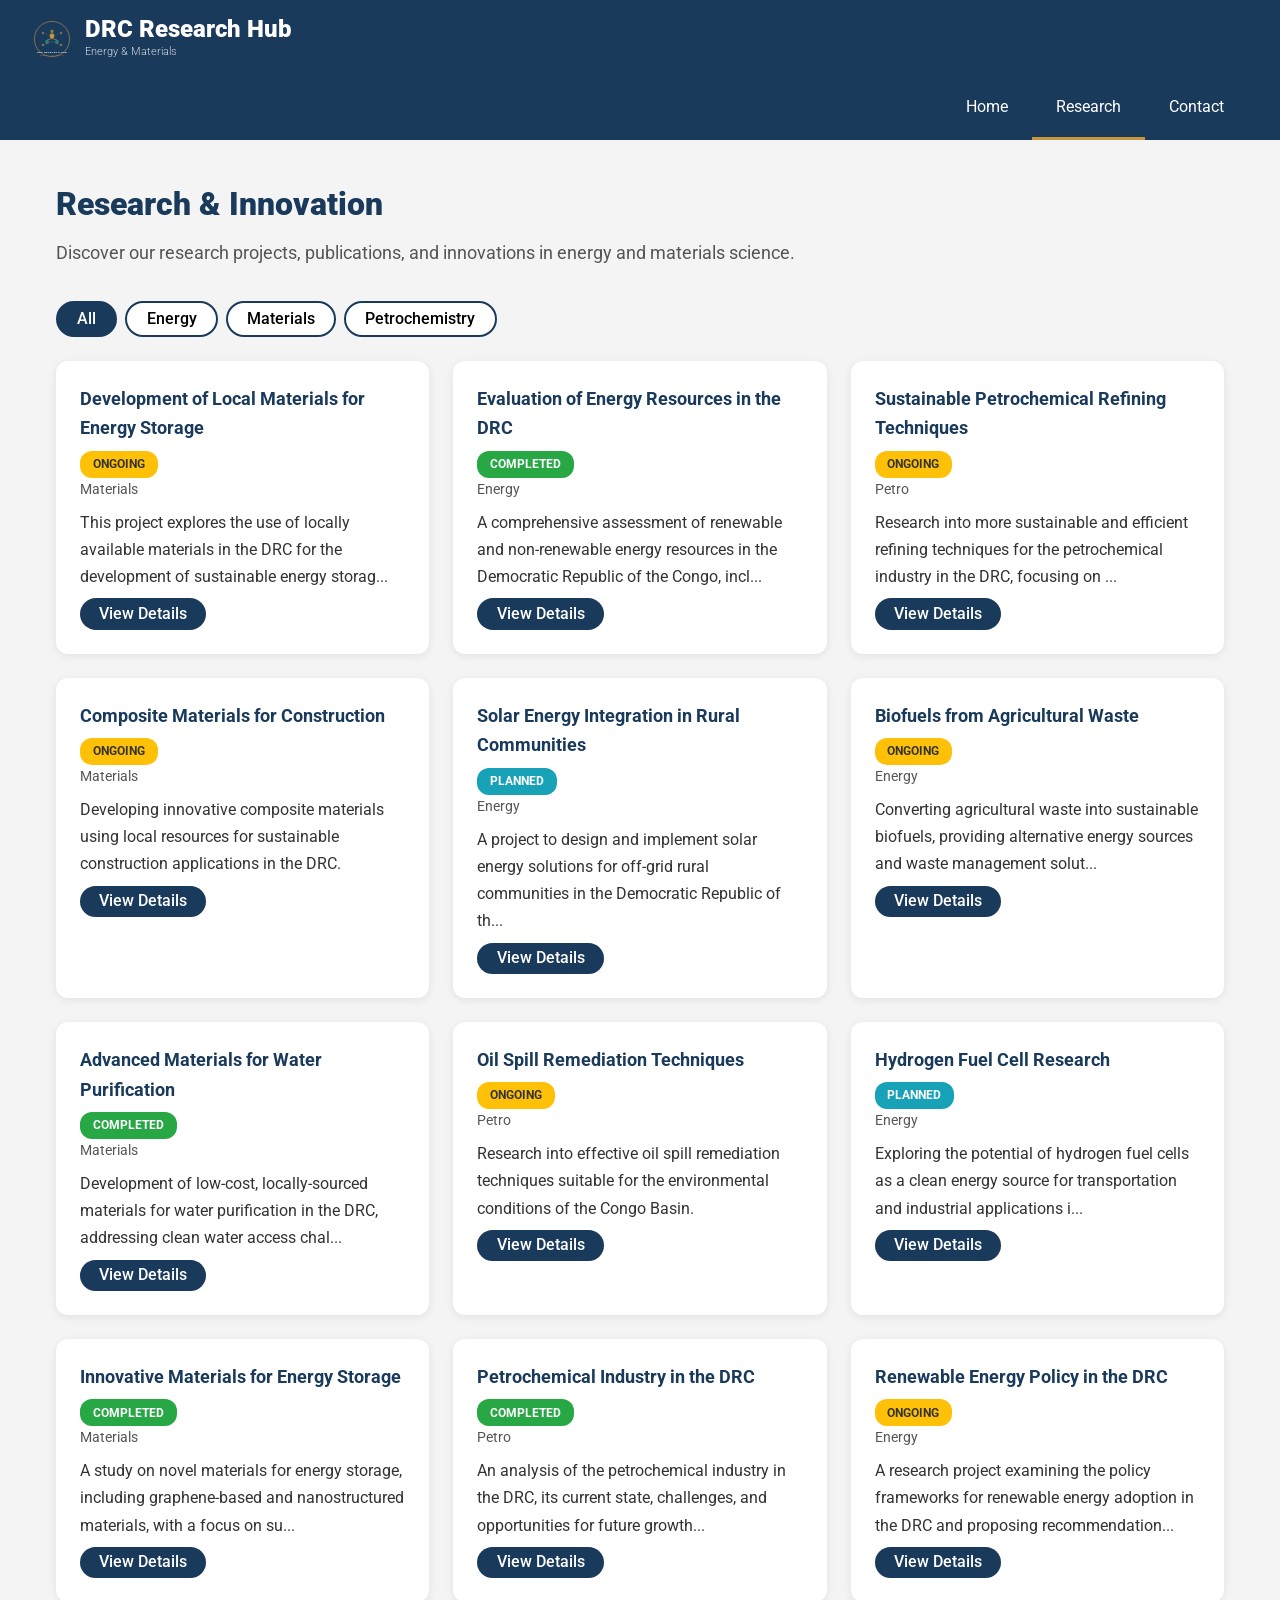
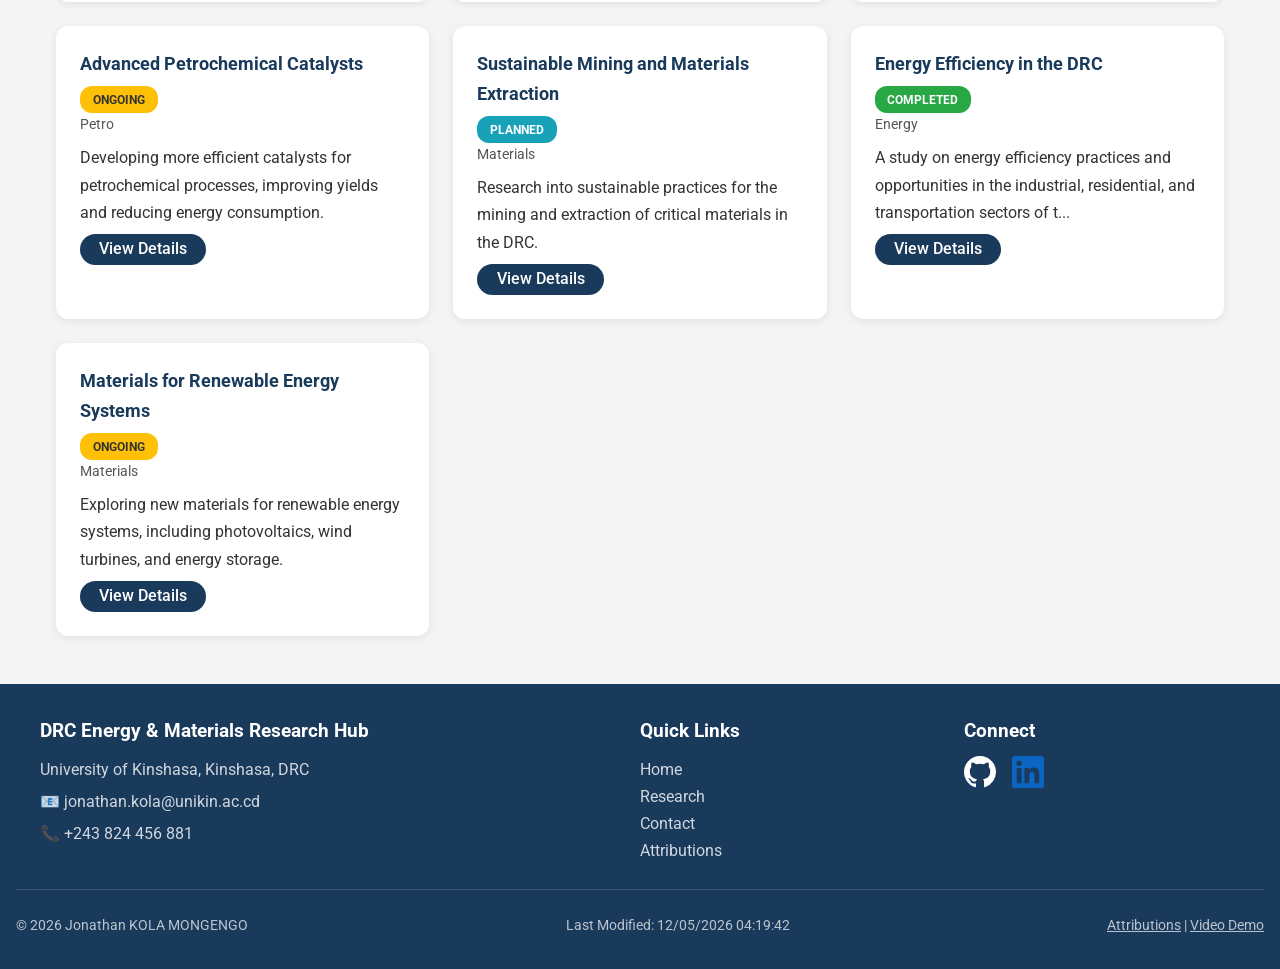
<file: final/research.html>
<!DOCTYPE html>
<html lang="en">
<head>
    <meta charset="UTF-8">
    <meta name="viewport" content="width=device-width, initial-scale=1.0">
    <title>Research - DRC Energy & Materials Hub</title>
    <meta name="description" content="Explore research projects, publications, and innovations in energy and materials science at the DRC Energy and Materials Research Hub.">
    <meta name="author" content="Jonathan KOLA MONGENGO">
    <link rel="icon" href="images/favicon.svg" type="image/svg+xml">
    <meta property="og:title" content="Research - DRC Energy & Materials Hub">
    <meta property="og:description" content="Explore research projects and publications in energy and materials science in the DRC.">
    <meta property="og:image" content="https://Kolajoe.github.io/wdd231/final/images/og-image.jpg">
    <meta property="og:url" content="https://Kolajoe.github.io/wdd231/final/research.html">
    <meta property="og:type" content="website">
    <link rel="preconnect" href="https://fonts.googleapis.com">
    <link rel="preconnect" href="https://fonts.gstatic.com" crossorigin>
    <link href="https://fonts.googleapis.com/css2?family=Roboto:wght@300;400;700;900&display=swap" rel="stylesheet">
    <link rel="stylesheet" href="styles/normalize.css">
    <link rel="stylesheet" href="styles/final-small.css">
    <link rel="stylesheet" href="styles/final-large.css">
    <script src="scripts/navigation.js" defer></script>
    <script src="scripts/dates.js" defer></script>
    <script src="scripts/research-display.js" type="module"></script>
    <script src="scripts/research-data.js" defer></script>
    <script src="scripts/modal.js" type="module"></script>
</head>
<body>
    <header>
        <div class="logo-container">
            <img src="images/favicon.svg" alt="DRC Research Hub Logo" width="50" height="50">
            <div class="logo-text">
                <span class="logo-title">DRC Research Hub</span>
                <span class="logo-subtitle">Energy & Materials</span>
            </div>
        </div>
        <button id="hamburgerBtn" aria-label="Toggle Navigation">☰</button>
    </header>
    
    <nav id="mainNav">
        <ul>
            <li><a href="index.html">Home</a></li>
            <li><a href="research.html" class="active">Research</a></li>
            <li><a href="contact.html">Contact</a></li>
        </ul>
    </nav>
    
    <main>
        <h1>Research &amp; Innovation</h1>
        <p class="page-intro">Discover our research projects, publications, and innovations in energy and materials science.</p>
        <div class="filter-controls">
            <button class="filter-btn active" data-filter="all">All</button>
            <button class="filter-btn" data-filter="energy">Energy</button>
            <button class="filter-btn" data-filter="materials">Materials</button>
            <button class="filter-btn" data-filter="petro">Petrochemistry</button>
        </div>
        <div id="projects-grid" class="projects-grid"></div>
        <dialog id="project-modal" class="project-modal">
            <div class="modal-content">
                <button class="close-modal" id="closeModal">&times;</button>
                <h2 id="modal-title"></h2>
                <p id="modal-description"></p>
                <p><strong>Category:</strong> <span id="modal-category"></span></p>
                <p><strong>Status:</strong> <span id="modal-status"></span></p>
                <p><strong>Contact:</strong> <span id="modal-contact"></span></p>
            </div>
        </dialog>
    </main>
    <footer>
        <div class="footer-content">
            <div class="footer-info">
                <h3>DRC Energy &amp; Materials Research Hub</h3>
                <p>University of Kinshasa, Kinshasa, DRC</p>
                <p>📧 jonathan.kola@unikin.ac.cd</p>
                <p>📞 +243 824 456 881</p>
            </div>
            <div class="footer-links">
                <h3>Quick Links</h3>
                <ul>
                    <li><a href="index.html">Home</a></li>
                    <li><a href="research.html">Research</a></li>
                    <li><a href="contact.html">Contact</a></li>
                    <li><a href="attributions.html">Attributions</a></li>
                </ul>
            </div>
            <div class="footer-social">
                <h3>Connect</h3>
                <div class="social-icons">
                    <a href="https://github.com/Kolajoe" target="_blank" aria-label="GitHub">
                        <svg width="32" height="32" viewBox="0 0 24 24" fill="currentColor">
                            <path d="M12 0C5.37 0 0 5.37 0 12c0 5.31 3.435 9.795 8.205 11.385.6.105.825-.255.825-.57 0-.285-.015-1.23-.015-2.235-3.015.555-3.795-.735-4.035-1.41-.135-.345-.72-1.41-1.23-1.695-.42-.225-1.02-.78-.015-.795.945-.015 1.62.87 1.845 1.23 1.08 1.815 2.805 1.305 3.495.99.105-.78.42-1.305.765-1.605-2.67-.3-5.46-1.335-5.46-5.925 0-1.305.465-2.385 1.23-3.225-.12-.3-.54-1.53.12-3.15 0 0 1.005-.315 3.3 1.23.96-.27 1.98-.405 3-.405s2.04.135 3 .405c2.295-1.56 3.3-1.23 3.3-1.23.66 1.62.24 2.85.12 3.15.765.84 1.23 1.905 1.23 3.225 0 4.605-2.805 5.625-5.475 5.925.435.375.81 1.095.81 2.22 0 1.605-.015 2.895-.015 3.3 0 .315.225.69.825.57A12.02 12.02 0 0024 12c0-6.63-5.37-12-12-12z"/>
                        </svg>
                    </a>
                    <a href="https://linkedin.com/in/jonathan-kola-871001234" target="_blank" aria-label="LinkedIn">
                        <svg width="32" height="32" viewBox="0 0 24 24" fill="#0A66C2">
                            <path d="M20.447 20.452h-3.554v-5.569c0-1.328-.027-3.037-1.852-3.037-1.853 0-2.136 1.445-2.136 2.939v5.667H9.351V9h3.414v1.561h.046c.477-.9 1.637-1.85 3.37-1.85 3.601 0 4.267 2.37 4.267 5.455v6.286zM5.337 7.433c-1.144 0-2.063-.926-2.063-2.065 0-1.138.92-2.063 2.063-2.063 1.14 0 2.064.925 2.064 2.063 0 1.139-.925 2.065-2.064 2.065zm1.782 13.019H3.555V9h3.564v11.452zM22.225 0H1.771C.792 0 0 .774 0 1.729v20.542C0 23.227.792 24 1.771 24h20.451C23.2 24 24 23.227 24 22.271V1.729C24 .774 23.2 0 22.222 0h.003z"/>
                        </svg>
                    </a>
                </div>
            </div>
        </div>
        <div class="footer-bottom">
            <p>&copy; <span id="currentyear"></span> Jonathan KOLA MONGENGO</p>
            <p id="lastModified"></p>
            <p><a href="attributions.html">Attributions</a> | <a href="#" id="video-link">Video Demo</a></p>
        </div>
    </footer>
</body>
</html>
</file>
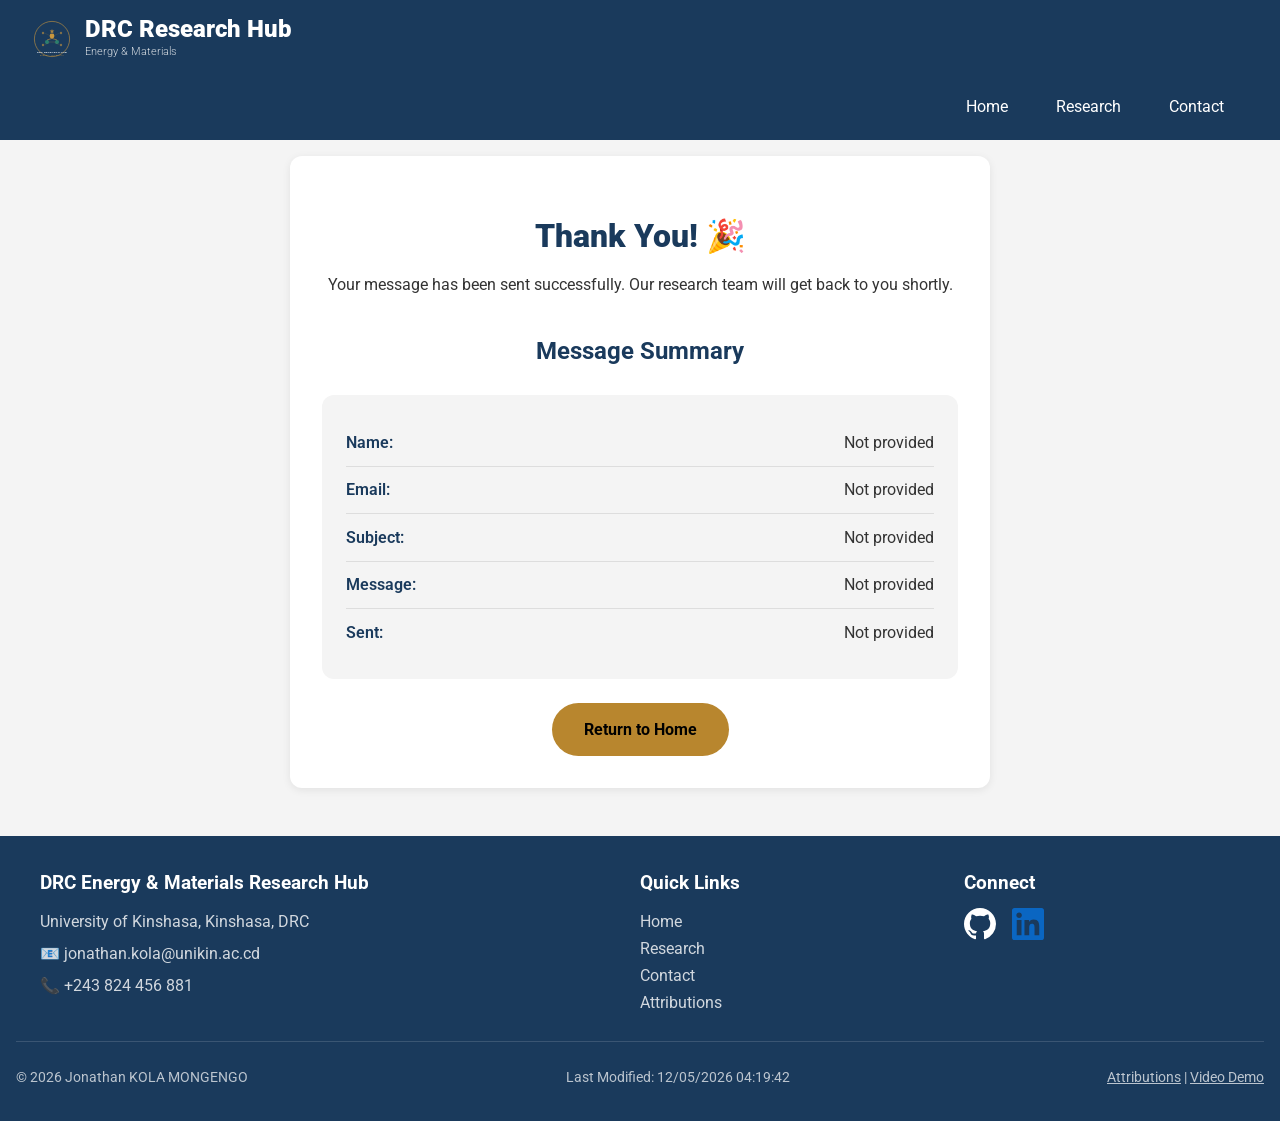
<file: final/thankyou.html>
<!DOCTYPE html>
<html lang="en">
<head>
    <meta charset="UTF-8">
    <meta name="viewport" content="width=device-width, initial-scale=1.0">
    <title>Thank You - DRC Energy & Materials Hub</title>
    <meta name="description" content="Thank you for contacting the DRC Energy and Materials Research Hub.">
    <meta name="author" content="Jonathan KOLA MONGENGO">
    <link rel="icon" href="images/favicon.svg" type="image/svg+xml">
    <link rel="preconnect" href="https://fonts.googleapis.com">
    <link rel="preconnect" href="https://fonts.gstatic.com" crossorigin>
    <link href="https://fonts.googleapis.com/css2?family=Roboto:wght@300;400;700;900&display=swap" rel="stylesheet">
    <link rel="stylesheet" href="styles/normalize.css">
    <link rel="stylesheet" href="styles/final-small.css">
    <link rel="stylesheet" href="styles/final-large.css">
    <script src="scripts/navigation.js" defer></script>
    <script src="scripts/dates.js" defer></script>
    <script src="scripts/thankyou.js" defer></script>
</head>
<body>
    <header>
        <div class="logo-container">
            <img src="images/favicon.svg" alt="DRC Research Hub Logo" width="50" height="50">
            <div class="logo-text">
                <span class="logo-title">DRC Research Hub</span>
                <span class="logo-subtitle">Energy & Materials</span>
            </div>
        </div>
        <button id="hamburgerBtn" aria-label="Toggle Navigation">☰</button>
    </header>
    <nav id="mainNav">
        <ul>
            <li><a href="index.html">Home</a></li>
            <li><a href="research.html">Research</a></li>
            <li><a href="contact.html">Contact</a></li>
        </ul>
    </nav>
    <main>
        <section class="thankyou-section">
            <h1>Thank You! 🎉</h1>
            <p class="thankyou-message">Your message has been sent successfully. Our research team will get back to you shortly.</p>
            <h2>Message Summary</h2>
            <div class="summary-grid">
                <div class="summary-item">
                    <span class="label">Name:</span>
                    <span id="display-name"></span>
                </div>
                <div class="summary-item">
                    <span class="label">Email:</span>
                    <span id="display-email"></span>
                </div>
                <div class="summary-item">
                    <span class="label">Subject:</span>
                    <span id="display-subject"></span>
                </div>
                <div class="summary-item">
                    <span class="label">Message:</span>
                    <span id="display-message"></span>
                </div>
                <div class="summary-item">
                    <span class="label">Sent:</span>
                    <span id="display-timestamp"></span>
                </div>
            </div>
            <a href="index.html" class="cta-button">Return to Home</a>
        </section>
    </main>
    
    <footer>
        <div class="footer-content">
            <div class="footer-info">
                <h3>DRC Energy &amp; Materials Research Hub</h3>
                <p>University of Kinshasa, Kinshasa, DRC</p>
                <p>📧 jonathan.kola@unikin.ac.cd</p>
                <p>📞 +243 824 456 881</p>
            </div>
            <div class="footer-links">
                <h3>Quick Links</h3>
                <ul>
                    <li><a href="index.html">Home</a></li>
                    <li><a href="research.html">Research</a></li>
                    <li><a href="contact.html">Contact</a></li>
                    <li><a href="attributions.html">Attributions</a></li>
                </ul>
            </div>
            <div class="footer-social">
                <h3>Connect</h3>
                <div class="social-icons">
                    <a href="https://github.com/Kolajoe" target="_blank" aria-label="GitHub">
                        <svg width="32" height="32" viewBox="0 0 24 24" fill="currentColor">
                            <path d="M12 0C5.37 0 0 5.37 0 12c0 5.31 3.435 9.795 8.205 11.385.6.105.825-.255.825-.57 0-.285-.015-1.23-.015-2.235-3.015.555-3.795-.735-4.035-1.41-.135-.345-.72-1.41-1.23-1.695-.42-.225-1.02-.78-.015-.795.945-.015 1.62.87 1.845 1.23 1.08 1.815 2.805 1.305 3.495.99.105-.78.42-1.305.765-1.605-2.67-.3-5.46-1.335-5.46-5.925 0-1.305.465-2.385 1.23-3.225-.12-.3-.54-1.53.12-3.15 0 0 1.005-.315 3.3 1.23.96-.27 1.98-.405 3-.405s2.04.135 3 .405c2.295-1.56 3.3-1.23 3.3-1.23.66 1.62.24 2.85.12 3.15.765.84 1.23 1.905 1.23 3.225 0 4.605-2.805 5.625-5.475 5.925.435.375.81 1.095.81 2.22 0 1.605-.015 2.895-.015 3.3 0 .315.225.69.825.57A12.02 12.02 0 0024 12c0-6.63-5.37-12-12-12z"/>
                        </svg>
                    </a>
                    <a href="https://linkedin.com/in/jonathan-kola-871001234" target="_blank" aria-label="LinkedIn">
                        <svg width="32" height="32" viewBox="0 0 24 24" fill="#0A66C2">
                            <path d="M20.447 20.452h-3.554v-5.569c0-1.328-.027-3.037-1.852-3.037-1.853 0-2.136 1.445-2.136 2.939v5.667H9.351V9h3.414v1.561h.046c.477-.9 1.637-1.85 3.37-1.85 3.601 0 4.267 2.37 4.267 5.455v6.286zM5.337 7.433c-1.144 0-2.063-.926-2.063-2.065 0-1.138.92-2.063 2.063-2.063 1.14 0 2.064.925 2.064 2.063 0 1.139-.925 2.065-2.064 2.065zm1.782 13.019H3.555V9h3.564v11.452zM22.225 0H1.771C.792 0 0 .774 0 1.729v20.542C0 23.227.792 24 1.771 24h20.451C23.2 24 24 23.227 24 22.271V1.729C24 .774 23.2 0 22.222 0h.003z"/>
                        </svg>
                    </a>
                </div>
            </div>
        </div>
        <div class="footer-bottom">
            <p>&copy; <span id="currentyear"></span> Jonathan KOLA MONGENGO</p>
            <p id="lastModified"></p>
            <p><a href="attributions.html">Attributions</a> | <a href="#" id="video-link">Video Demo</a></p>
        </div>
    </footer>
</body>
</html>
</file>
<file: styles/style.css>
/* Variables de couleurs et styles de base */
:root {
    --primary-color: #1a3a5c;
    --secondary-color: #f4a261;
    --completed-color: #2a9d8f;
    --text-color: #333;
}

* {
    margin: 0;
    padding: 0;
    box-sizing: border-box;
}

body {
    font-family: 'Roboto', sans-serif;
    line-height: 1.6;
    background-color: #f8f9fa;
    color: var(--text-color);
    padding: 0 1rem;
}

/* ---------- STYLE MOBILE (Par défaut) ---------- */

/* HEADER */
header {
    display: flex;
    justify-content: space-between;
    align-items: center;
    padding: 1rem 0;
    border-bottom: 2px solid var(--primary-color);
}

.logo-container {
    display: flex;
    align-items: center;
    gap: 0.5rem;
}

#hamburgerBtn {
    font-size: 2rem;
    background: none;
    border: none;
    cursor: pointer;
    color: var(--primary-color);
}

/* NAVIGATION (cachée par défaut sur mobile) */
nav {
    max-height: 0;
    overflow: hidden;
    transition: max-height 0.3s ease-out;
    background-color: white;
}

nav.open {
    max-height: 300px; /* Assez grand pour le contenu */
}

nav ul {
    display: flex;
    flex-direction: column;
    list-style: none;
    text-align: center;
}

nav a {
    display: block;
    padding: 0.8rem 0;
    text-decoration: none;
    font-weight: bold;
    color: var(--primary-color);
    border-bottom: 1px solid #eee;
}

nav a:hover {
    background-color: var(--primary-color);
    color: white;
}

nav a.active {
    background-color: var(--secondary-color);
    color: white;
}

/* SECTIONS PRINCIPALES */
main {
    max-width: 1200px;
    margin: 2rem auto;
}

section {
    background: white;
    padding: 1.5rem;
    margin-bottom: 2rem;
    border-radius: 8px;
    box-shadow: 0 4px 6px rgba(0,0,0,0.1);
}

h1 {
    color: var(--primary-color);
    margin-bottom: 1.5rem;
}

/* CONTENEUR DES CARTES (Flexbox) */
#courseContainer {
    display: flex;
    flex-wrap: wrap;
    gap: 1rem;
    margin: 1.5rem 0;
}

.course-card {
    flex: 1 1 200px; /* S'adapte sur mobile */
    background-color: #e9ecef;
    padding: 1rem;
    border-radius: 8px;
    border-left: 5px solid var(--primary-color);
    box-shadow: 0 2px 4px rgba(0,0,0,0.1);
}

.course-card.completed {
    border-left-color: var(--completed-color);
    background-color: #d1f0e8;
}

#filterButtons {
    display: flex;
    gap: 0.5rem;
    margin: 1rem 0;
}

#filterButtons button {
    padding: 0.5rem 1.5rem;
    border: none;
    border-radius: 20px;
    background-color: var(--primary-color);
    color: white;
    cursor: pointer;
    font-weight: bold;
    transition: background-color 0.2s;
}

#filterButtons button:hover {
    background-color: var(--secondary-color);
}


/* Section Introduction */
#introduction {
    background: white;
    padding: 2rem;
    border-radius: 12px;
    box-shadow: 0 4px 6px rgba(0,0,0,0.1);
}

.intro-grid {
    display: grid;
    grid-template-columns: 200px 1fr;
    gap: 2rem;
    align-items: start;
    margin-top: 1rem;
}

/* Photo */
.intro-image img {
    width: 100%;
    height: 100%;
    border-radius: 50%;
    border: 4px solid var(--secondary-color);
    box-shadow: 0 4px 8px rgba(0,0,0,0.2);
    object-fit: cover;
    object-position: center 2%;
    aspect-ratio: 1/1;
}

/* Texte */
.intro-text p {
    margin-bottom: 0.8rem;
    line-height: 1.7;
    color: #333;
}

.intro-text strong {
    color: var(--primary-color);
}

/* Version mobile */
@media (max-width: 768px) {
    .intro-grid {
        grid-template-columns: 1fr;
        text-align: center;
    }
    
    .intro-image img {
        max-width: 180px;
        margin: 0 auto;
    }
}

/* Pour l'Option 4 - Style grille */
.location-grid {
    display: grid;
    grid-template-columns: repeat(auto-fit, minmax(180px, 1fr));
    gap: 1.2rem;
    margin-top: 1rem;
}

.location-item {
    display: flex;
    align-items: center;
    gap: 1rem;
    background: white;
    padding: 1rem 1.2rem;
    border-radius: 8px;
    box-shadow: 0 2px 6px rgba(0,0,0,0.08);
    transition: transform 0.2s;
}

.location-item:hover {
    transform: translateY(-3px);
    box-shadow: 0 4px 12px rgba(0,0,0,0.15);
}

.location-icon {
    font-size: 2rem;
}

.location-item h3 {
    font-size: 0.85rem;
    color: #777;
    margin: 0;
}

.location-item p {
    font-size: 0.95rem;
    font-weight: 600;
    color: var(--primary-color);
    margin: 0;
}

/* Pour la carte */
.map-container {
    margin: 1rem 0;
    border-radius: 12px;
    overflow: hidden;
    box-shadow: 0 2px 8px rgba(0,0,0,0.1);
}

/* Pour la carte */
.map-frame {
    width: 100%;
    border: 0;
    border-radius: 8px;
}

.location-details {
    display: grid;
    grid-template-columns: 1fr 1fr;
    gap: 0.5rem;
    margin-top: 1rem;
    background: #f8f9fa;
    padding: 1.2rem;
    border-radius: 8px;
}

.location-details p {
    margin: 0.3rem 0;
}

.location-note {
    text-align: center;
    color: #666;
    font-size: 0.9rem;
    margin-top: 0.5rem;
}

/* Responsive */
@media (max-width: 768px) {
    .location-grid {
        grid-template-columns: 1fr 1fr;
    }
}

@media (max-width: 480px) {
    .location-grid {
        grid-template-columns: 1fr;
    }
}

/* FOOTER */
footer {
    text-align: center;
    padding: 2rem 0;
    border-top: 2px solid var(--primary-color);
    margin-top: 2rem;
}

.social-links {
    display: flex;
    justify-content: center;
    gap: 1.5rem;
    margin-bottom: 1rem;
}

.social-links img {
    width: 32px;
    height: 32px;
}

/* ---------- STYLE DESKTOP (Media Query) ---------- */
@media screen and (min-width: 768px) {
    /* Cacher le bouton hamburger */
    #hamburgerBtn {
        display: none;
    }

    /* Afficher la navigation en horizontal */
    nav {
        max-height: 100%; /* Annule la limitation de hauteur */
        overflow: visible;
        background: none;
    }

    nav ul {
        flex-direction: row;
        justify-content: space-around;
        gap: 2rem;
    }

    nav a {
        padding: 0.8rem 1.5rem;
        border-bottom: none;
        border-radius: 25px;
    }

    /* Les cartes en grille plus large */
    .course-card {
        flex: 1 1 250px;
    }
}
</file>
<file: chamber/styles/chamber-small.css>
/* Variables */
:root {
    --primary-color: #1a3a5c;
    --secondary-color: #c8963e;
    --accent-color: #2a7f6e;
    --light-bg: #f4f4f4;
    --text-color: #333;
    --text-light: #ffffff;
    --text-dark: #333333;
    --bg-white: #ffffff;
    --white: #ffffff;
    --bg-light: #f4f4f4;
    --shadow: 0 4px 6px rgba(0,0,0,0.1);
    --transition: all 0.3s ease;
}

* {
    margin: 0;
    padding: 0;
    box-sizing: border-box;
}

body {
    font-family: 'Roboto', sans-serif;
    background-color: var(--light-bg);
    color: var(--text-color);
    line-height: 1.6;
}

/* HEADER */
header {
    display: flex;
    justify-content: space-between;
    align-items: center;
    padding: 1rem;
    background-color: var(--primary-color);
    color: var(--white);
}

.logo-container {
    display: flex;
    align-items: center;
    gap: 1rem;
}

.logo-container img {
    width: 50px;
    height: 50px;
}

.logo-text h1 {
    font-size: 1.2rem;
    font-weight: 700;
    margin: 0;
}

.logo-text span {
    font-size: 0.8rem;
    opacity: 0.8;
}

#hamburgerBtn {
    font-size: 2rem;
    background: none;
    border: none;
    color: var(--white);
    cursor: pointer;
}

/* NAVIGATION */
nav {
    max-height: 0;
    overflow: hidden;
    transition: max-height 0.4s ease-out;
    background-color: var(--primary-color);
}

nav.open {
    max-height: 400px;
}

nav ul {
    list-style: none;
    padding: 0;
}

nav ul li {
    border-bottom: 1px solid rgba(255,255,255,0.1);
}

nav ul li a {
    display: block;
    padding: 0.8rem 1rem;
    color: var(--white);
    text-decoration: none;
    font-weight: 400;
    transition: var(--transition);
}

nav ul li a:hover {
    background-color: var(--secondary-color);
}

nav ul li a.active {
    background-color: var(--secondary-color);
    font-weight: 700;
}

/* MAIN */
main {
    max-width: 1200px;
    margin: 0 auto;
    padding: 1rem;
}

.page-header {
    display: flex;
    flex-direction: column;
    gap: 1rem;
    margin-bottom: 2rem;
}

.page-header h1 {
    color: var(--primary-color);
    font-size: 1.8rem;
}

.view-controls {
    display: flex;
    gap: 0.5rem;
}

.view-btn {
    display: flex;
    align-items: center;
    gap: 0.5rem;
    padding: 0.5rem 1rem;
    border: 2px solid var(--primary-color);
    border-radius: 8px;
    background: var(--white);
    color: var(--primary-color);
    cursor: pointer;
    font-weight: 500;
    transition: var(--transition);
}

.view-btn.active {
    background: var(--primary-color);
    color: var(--white);
}

.view-btn:hover {
    transform: scale(1.02);
}

/* MEMBERS GRID - Mobile */
#membersContainer {
    display: grid;
    grid-template-columns: 1fr;
    gap: 1.5rem;
    margin-top: 1.5rem;
}

/* MEMBER CARD */
.member-card {
    background: var(--white);
    border-radius: 12px;
    overflow: hidden;
    box-shadow: var(--shadow);
    transition: var(--transition);
}

.member-card:hover {
    transform: translateY(-5px);
    box-shadow: 0 8px 16px rgba(0,0,0,0.15);
}

.member-card img {
    width: 100%;
    height: 200px;
    object-fit: cover;
}

.member-card .card-body {
    padding: 1.2rem;
}

.member-card .card-body h3 {
    color: var(--primary-color);
    font-size: 1.1rem;
    margin-bottom: 0.3rem;
}

.member-card .card-body .membership-badge {
    display: inline-block;
    padding: 0.2rem 0.6rem;
    border-radius: 20px;
    font-size: 0.7rem;
    font-weight: 700;
    text-transform: uppercase;
    margin-bottom: 0.5rem;
}

.badge-gold {
    background: #ffd700;
    color: #333;
}

.badge-silver {
    background: #c0c0c0;
    color: #333;
}

.badge-member {
    background: #8b4513;
    color: var(--white);
}

.member-card .card-body .address,
.member-card .card-body .phone {
    font-size: 0.9rem;
    color: #666;
    margin: 0.3rem 0;
}

.member-card .card-body .website {
    display: inline-block;
    margin-top: 0.5rem;
    color: var(--primary-color);
    text-decoration: none;
    font-weight: 500;
}

.member-card .card-body .website:hover {
    text-decoration: underline;
}

/* LIST VIEW - Mobile */
#membersContainer.list-view {
    display: flex;
    flex-direction: column;
    gap: 0.5rem;
}

#membersContainer.list-view .member-card {
    display: grid;
    grid-template-columns: 80px 1fr;
    gap: 1rem;
    align-items: center;
    padding: 0.8rem;
}

#membersContainer.list-view .member-card img {
    height: 80px;
    width: 80px;
    object-fit: cover;
    border-radius: 8px;
}

#membersContainer.list-view .member-card .card-body {
    padding: 0;
}

#membersContainer.list-view .member-card .card-body h3 {
    font-size: 1rem;
}

/* MEMBER COUNT */
#memberCount {
    font-size: 0.9rem;
    color: #666;
    margin-bottom: 0.5rem;
}
.hero {
    position: relative;
    overflow: hidden;
    border-radius: 12px;
    margin-bottom: 2rem;
}
.hero picture {
    display: block;
}
.hero img {
    width: 100%;
    height: 300px;
    object-fit: cover;
    display: block;
}
.hero-content {
    position: absolute;
    top: 50%;
    left: 50%;
    transform: translate(-50%, -50%);
    text-align: center;
    color: white;
    padding: 2rem;
    background: rgba(26, 58,92, 0.75);
    border-radius: 12px;
    width: 90%;
    max-width: 600px;
}
.hero-content h1 {
    font-size: 2rem;
    margin-bottom: 0.5rem;
    color: white;
}
.hero-content p {
    font-size: 1rem;
    margin-bottom: 1.2rem;
    opacity: 0.95;
}
.cta-button {
    display: inline-block;
    padding: 0.8rem 2rem;
    background-color: #c8963e;
    color: #1a1a1a;
    font-weight: 700;
}
.cta-button:hover {
    background-color: #b8862e;
    color: #000000;
}
.events-grid {
    display: grid;
    grid-template-columns: 1fr;
    gap: 1.5rem;
    margin-top: 1rem;
}
.event-card {
    background: var(--white);
    padding: 1.2rem;
    border-radius: 12px;
    box-shadow: var(--shadow);
    border-left: 5px solid var(--secondary-color);
}
.event-card h3 {
    color: var(--primary-color);
    margin-bottom: 0.5rem;
}
.event-card p {
    margin: 0.3rem 0;
    font-size: 0.95rem;
}
.weather-content {
    display: grid;
    grid-template-columns: 1fr;
    gap: 2rem;
    margin-top: 1rem;
}
.weather-current {
    text-align: center;
    background: var(--white);
    padding: 1.5rem;
    border-radius: 12px;
    box-shadow: var(--shadow);
}
.temp-value {
    font-size: 3rem;
    font-weight: 700;
    color: var(--primary-color);
}
.weather-icon {
    width: 60px;
    height: 60px;
    vertical-align: middle;
}
#weather-description {
    font-size: 1.1rem;
    color: #666;
    margin-top: 0.5rem;
}
.weather-forecast {
    background: var(--white);
    padding: 1.5rem;
    border-radius: 12px;
    box-shadow: var(--shadow);
}
.weather-forecast h3 {
    text-align: center;
    color: var(--primary-color);
    margin-bottom: 1rem;
}
#forecast-container {
    display: grid;
    grid-template-columns: 1fr;
    gap: 1rem;
}
.forecast-day {
    text-align: center;
    padding: 0.8rem;
    background: var(--light-bg);
    border-radius: 8px;
}
.forecast-day-name {
    font-weight: 700;
    color: var(--primary-color);
    display: block;
}
.forecast-temp {
    font-weight: 700;
    font-size: 1.2rem;
    display: block;
}
.forecast-desc {
    font-size: 0.9rem;
    color: #666;
}
.spotlights-grid {
    display: grid;
    grid-template-columns: 1fr;
    gap: 1.5rem;
    margin-top: 1rem;
}
.spotlight-card {
    background: var(--white);
    border-radius: 12px;
    overflow: hidden;
    box-shadow: var(--shadow);
    transition: var(--transition);
}
.spotlight-card:hover {
    transform: translateY(-5px);
    box-shadow: 0 8px 16px rgba(0,0,0,0.15);
}
.spotlight-card img {
    width: 100%;
    height: 180px;
    object-fit: contain;
    background: #f8f9fa;
    padding: 0.5rem;
}
.spotlight-body {
    padding: 1.2rem;
}
.spotlight-body h3 {
    color: var(--primary-color);
    font-size: 1.1rem;
    margin-bottom: 0.3rem;
}
.spotlight-body .address,
.spotlight-body .phone {
    font-size: 0.9rem;
    color: #666;
    margin: 0.3rem 0;
}
.spotlight-body .website {
    display: inline-block;
    margin-top: 0.5rem;
    color: var(--primary-color);
    text-decoration: none;
    font-weight: 500;
}

@keyframes fadeInUp {
    0% {
        opacity: 0;
        transform: translateY(30px);
    }
    100% {
        opacity: 1;
        transform: translateY(0);
    }
}

.membership-card {
    opacity: 0;
    animation: fadeInUp 0.6s ease forwards;
}

.membership-card:nth-child(1) {
    animation-delay: 0.1s;
}

.membership-card:nth-child(2) {
    animation-delay: 0.3s;
}

.membership-card:nth-child(3) {
    animation-delay: 0.5s;
}

.membership-card:nth-child(4) {
    animation-delay: 0.7s;
}

.membership-card {
    background: white;
    border-radius: 12px;
    padding: 1.2rem;
    box-shadow: 0 4px 8px rgba(0,0,0,0.8);
    text-align: center;
    border-top: 5px solid #ccc;
    transition: transform 0.3s, box-shadow 0.3s;
    opacity: 0;
    animation: fadeInUp 0.6s ease forwards;
    display: flex;
    flex-direction: column;
    height: 100%;
}

.membership-card:hover {
    transform: translateY(-5px);
    box-shadow: 0 8px 16px rgba(0,0,0,0.15);
}

.np-card {
    border-top-color: #6c757d;
}
.np-card .price {
    color: #6c757d;
}

.bronze-card {
    border-top-color: #cd7f32;
}

.bronze-card .price {
    color: #cd7f32;
}

.silver-card {
    border-top-color: #c0c0c0;
}

.silver-card .price {
    color: #7a7a7a;
}

.gold-card {
    border-top-color: #ffd700;
}

.gold-card .price {
    color: #b8860b;
}

.membership-card h3 {
    font-size: 1.1rem;
    color: var(--primary-color);
    margin-bottom: 0.3rem;
}

.membership-card .price {
    font-size: 1.4rem;
    font-weight: 700;
    margin-bottom: 0.8rem;
}

.membership-card ul {
    list-style: none;
    padding: 0;
    margin: 0 0 1rem 0;
    text-align: left;
    flex-grow: 1;
}

.membership-card ul li {
    padding: 0.3rem 0;
    font-size: 0.9rem;
    color: #555;
    border-bottom: 1px solid #f0f0f0;
}

.membership-card ul li:last-child {
    border-bottom: none;
}

.learn-more {
    display: inline-block;
    padding: 0.5rem 1.5rem;
    background-color: var(--primary-color);
    color: white;
    text-decoration: none;
    border-radius: 25px;
    font-weight: 500;
    font-size: 0.9rem;
    transition: background-color 0.3s;
    margin-top: auto;
}

.learn-more:hover {
    background-color: var(--secondary-color);
    transform: scale(1.05);
}

.membership-modal {
    border: none;
    border-radius: 16px;
    padding: 0;
    max-width: 500px;
    width: 90%;
    box-shadow: 0 20px 60px rgba(0,0,0,0.3);
    animation: modalOpen 0.3s ease forwards;
}

@keyframes modalOpen {
    0% {
        opacity: 0;
        transform: scale(0.9) translateY(20px);
    }
    100% {
        opacity: 1;
        transform: scale(1) translateY(0);
    }
}

.membership-modal::backdrop {
    background: rgba(0,0,0,0.5);
    backdrop-filter: blur(4px);
}

.modal-content {
    padding: 2rem;
    position: relative;
}

.modal-content h2 {
    color: var(--primary-color);
    font-size: 1.5rem;
    margin-bottom: 0.3rem;
}

.modal-content h3 {
    color: var(--secondary-color);
    font-size: 1.1rem;
    margin-bottom: 1rem;
    font-weight: 400;
}

.modal-content ul {
    list-style: none;
    padding: 0;
    margin: 1rem 0;
}

.modal-content ul li {
    padding: 0.5rem 0;
    border-bottom: 1px solid #f0f0f0;
    font-size: 1rem;
    color: #333;
}

.modal-content ul li:last-child {
    border-bottom: none;
}

.modal-content p strong {
    color: var(--primary-color);
}

.close-modal {
    position: absolute;
    top: 1rem;
    right: 1rem;
    background: #333333;
    border-radius: 50%;
    font-size: 2rem;
    cursor: pointer;
    color: #999;
    transition: color 0.3s, transform 0.2s;
    line-height: 1;
    padding: 0.2rem 0.5rem;
}

.close-modal:hover {
    color: #333;
    transform: rotate(90deg);
}

.join-intro {
    font-size: 1.1rem;
    color: #555;
    margin-bottom: 2rem;
    max-width: 800px;
}

.join-layout {
    display: grid;
    grid-template-columns: 1fr;
    gap: 2.5rem;
    margin-top: 1rem;
}

.join-form {
    background: white;
    padding: 2rem;
    border-radius: 12px;
    box-shadow: 0 4px 2px rgba(0,0,0,0.1);
}

.join-form h2 {
    color: var(--primary-color);
    margin-bottom: 1.5rem;
    font-size: 1.5rem;
    border-bottom: 3px solid var(--secondary-color);
    padding-bottom: 0.5rem;
}

.join-form label {
    display: block;
    font-weight: 600;
    margin-top: 1rem;
    margin-bottom: 0.3rem;
    color: #333;
    font-size: 0.95rem;
}

.join-form input,
.join-form select,
.join-form textarea {
    width: 100%;
    padding: 0.75rem;
    border: 2px solid #ddd;
    border-radius: 8px;
    font-family: inherit;
    font-size: 1rem;
    transition: border-color 0.3s, box-shadow 0.3s;
    background: #fafafa;
}

.join-form input:focus,
.join-form select:focus,
.join-form textarea:focus {
    outline: none;
    border-color: var(--primary-color);
    box-shadow: 0 0 0 3px rgba(26, 58, 92, 0.15);
    background: white;
}

.join-form input:invalid:not(:placeholder-shown) {
    border-color: #dc3545;
}

.join-form input:valid:not(:placeholder-shown) {
    border-color: #28a745;
}

.join-form textarea {
    resize: vertical;
    min-height: 100px;
}

.submit-btn {
    width: 100%;
    padding: 0.9rem;
    margin-top: 1.5rem;
    background: var(--primary-color);
    color: white;
    border: none;
    border-radius: 8px;
    font-size: 1.1rem;
    font-weight: 700;
    cursor: pointer;
    transition: background-color 0.3s, transform 0.2s, box-shadow 0.3s;
    letter-spacing: 0.5px;
}

.submit-btn:hover {
    background: var(--secondary-color);
    transform: translateY(-2px);
    box-shadow: 0 4px 12px rgba(200, 150, 62, 0.4);
}

.submit-btn:active {
    transform: translateY(0);
}

.membership-cards {
    background: transparent;
    padding: 0;
    box-shadow: none;
}

.membership-cards h2 {
    color: var(--primary-color);
    margin-bottom: 1.5rem;
    font-size: 1.5rem;
    border-bottom: 3px solid var(--secondary-color);
    padding-bottom: 0.5rem;
}

.cards-grid {
    display: grid;
    grid-template-columns: 1fr 1fr;
    gap: 1.2rem;
}

.thankyou {
    text-align: center;
    max-width: 800px;
    margin: 0 auto;
    padding: 2rem;
    background: white;
    border-radius: 16px;
    box-shadow: 0 4px 20px rgba(0, 0, 0, 0.08);
}

.thankyou h1 {
    color: var(--primary-color, #1a3a5c);
    font-size: 2.2rem;
    margin-bottom: 0.5rem;
}

.thankyou h1::before {
    content: "🎉 ";
}

.thankyou-message {
    font-size: 1.1rem;
    color: #555;
    margin-bottom: 2rem;
}

.thankyou h2 {
    color: var(--primary-color, #1a3a5c);
    font-size: 1.4rem;
    margin-bottom: 1.5rem;
    border-bottom: 3px solid var(--secondary-color, #c8963e);
    padding-bottom: 0.5rem;
    display: inline-block;
}

.summary-grid {
    display: grid;
    grid-template-columns: 1fr;
    gap: 0.8rem;
    text-align: left;
    margin: 1.5rem 0;
    background: #f8f9fa;
    padding: 1.5rem;
    border-radius: 12px;
}

.summary-item {
    display: flex;
    justify-content: space-between;
    padding: 0.5rem 0;
    border-bottom: 1px solid #eee;
}

.summary-item:last-child {
    border-bottom: none;
}

.summary-item .label {
    font-weight: 600;
    color: var(--primary-color, #1a3a5c);
}

.summary-item span:last-child {
    color: #333;
    font-weight: 500;
}

.thankyou .cta-button {
    display: inline-block;
    margin-top: 1rem;
    padding: 0.8rem 2.5rem;
    background: var(--primary-color, #1a3a5c);
    color: white;
    text-decoration: none;
    border-radius: 30px;
    font-weight: 700;
    transition: background-color 0.3s, transform 0.2s, box-shadow 0.3s;
    border: none;
    cursor: pointer;
}

.thankyou .cta-button:hover {
    background: var(--secondary-color, #c8963e);
    transform: scale(1.05);
    box-shadow: 0 4px 15px rgba(200, 150, 62, 0.4);
}

.thankyou .cta-button:active {
    transform: scale(0.98);
}

/* ===== DISCOVER PAGE - SMALL SCREENS (320px - 640px) ===== */

.discover-grid {
    display: grid;
    grid-template-columns: 1fr;
    gap: 1.2rem;
    grid-template-areas:
        "card1"
        "card2"
        "card3"
        "card4"
        "card5"
        "card6"
        "card7"
        "card8";
}

.discover-card {
    background: var(--bg-white);
    border-radius: var(--radius);
    padding: 1rem;
    box-shadow: var(--shadow-sm);
}

.discover-card figure {
    margin: 0;
    overflow: hidden;
    border-radius: 8px;
}

.discover-card figure img {
    width: 100%;
    height: auto;
    object-fit: cover;
    /* Pas d'effet hover sur mobile */
}

.discover-card h2 {
    font-size: 1.1rem;
    color: var(--primary-color);
    margin: 0.5rem 0;
}

.discover-card address {
    font-style: normal;
    color: var(--text-muted);
    font-size: 0.85rem;
    margin-bottom: 0.5rem;
}

.discover-card p {
    font-size: 0.9rem;
    color: var(--text-dark);
    margin-bottom: 0.8rem;
}

.learn-more-btn {
    padding: 0.4rem 1.2rem;
    background: var(--primary-color);
    color: var(--text-light);
    border: none;
    border-radius: 20px;
    cursor: pointer;
    font-weight: 500;
    font-size: 0.9rem;
    transition: background-color var(--transition);
}

.learn-more-btn:hover {
    background: var(--secondary-color);
}

/* ===== VISIT MESSAGE ===== */
.visit-message {
    background: var(--secondary-color);
    color: var(--text-light);
    padding: 1rem;
    border-radius: var(--radius);
    margin-bottom: 2rem;
    text-align: center;
    font-weight: 500;
}

.visit-message .welcome {
    background: var(--primary-color);
    padding: 0.5rem;
    border-radius: 8px;
}

.visit-message .soon {
    background: var(--accent-color);
    padding: 0.5rem;
    border-radius: 8px;
}

.visit-message .days {
    background: var(--primary-color);
    padding: 0.5rem;
    border-radius: 8px;
}

.discover-intro {
    font-size: 1.1rem;
    color: var(--text-muted);
    margin-bottom: 2rem;
}


/* FOOTER */
footer {
    background: var(--primary-color);
    color: var(--white);
    padding: 2rem 1rem;
    margin-top: 2rem;
}

.footer-content {
    display: grid;
    grid-template-columns: 1fr;
    gap: 2rem;
    max-width: 1200px;
    margin: 0 auto;
}

.footer-content h3,
.footer-content h4 {
    color: #ffffff;
    margin-bottom: 0.5rem;
}

.footer-content p {
    margin: 0.3rem 0;
    font-size: 0.9rem;
    color: #dddddd;
}

.footer-links ul {
    list-style: none;
    padding: 0;
}

.footer-links ul li {
    margin: 0.3rem 0;
}

.footer-links ul li a {
    color: var(--white);
    text-decoration: none;
    font-size: 0.9rem;
    transition: color 0.3s ease;
}

.footer-links ul li a:hover {
    color: var(--secondary-color, #c8963e);
    text-decoration: underline;
}

.social-icons {
    display: flex;
    gap: 1rem;
}

.social-icons img {
    width: 32px;
    height: 32px;
    filter: brightness(0) invert(1);
    transition: filter 0.3s ease;
}

.footer-bottom {
    text-align: center;
    padding-top: 1.5rem;
    margin-top: 1.5rem;
    border-top: 1px solid rgba(255,255,255,0.2);
    font-size: 0.85rem;
}

.footer-bottom p {
    margin: 0.3rem 0;
}

@media (max-width: 768px) {
    .hero img {
        height: 250px;
    }

    .hero-content h1 {
        font-size: 1.4rem;
    }

    .hero-content p {
        font-size: 0.9rem;
    }

    .cta-button {
        padding: 0.6rem 1.5rem;
        font-size: 0.9rem;
    }

    .join-layout {
        grid-template-columns: 1fr 1fr;
        gap: 3rem;
    }

    .cards-grid {
        grid-template-columns: 1fr 1fr;
    }

    .thankyou {
        padding: 3rem;
    }

    .thankyou h1 {
        font-size: 2.8rem;
    }

    .summary-grid {
        grid-template-columns: 1fr 1fr;
        gap: 0.5rem 2rem;
        padding: 2rem;
    }

    .summary-item {
        border-bottom: none;
        padding: 0.6rem 0;
        border-bottom: 1px solid #f0f0f0;
    }

    .summary-item:nth-last-child(-n+2) {
        border-bottom: none;
    }

    .thankyou .cta-button {
        padding: 0.9rem 3rem;
        font-size: 1.05rem;
    }

    .thankyou .cta-button:hover {
        transform: scale(1.05);
    }
}

@media (max-width: 480px) {
    .join-form {
        padding: 1.2rem;
    }

    .cards-grid {
        grid-template-columns: 1fr;
    }

    .membership-card {
        padding: 1rem;
    }

    .modal-content {
        padding: 1.5rem;
    }

    .thankyou {
        padding: 1.2rem;
        margin: 0 0.5rem;
    }

    .thankyou h1 {
        font-size: 1.6rem;
    }

    .thankyou h1::before {
        content: "🎉";
        display: block;
        font-size: 2.5rem;
        margin-bottom: 0.5rem;
    }

    .thankyou-message {
        font-size: 1rem;
    }

    .thankyou h2 {
        font-size: 1.2rem;
    }

    .summary-grid {
        padding: 1rem;
        gap: 0.5rem;
    }

    .summary-item {
        flex-direction: column;
        align-items: flex-start;
        gap: 0.2rem;
        padding: 0.4rem 0;
    }

    .summary-item .label {
        font-size: 0.85rem;
    }

    .summary-item .label {
        font-size: 0.85rem;
    }

    .summary-item span:last-child {
        font-size: 0.95rem;
        word-break: break-word;
    }

    .thankyou .cta-button {
        padding: 0.7rem 1.8rem;
        font-size: 0.95rem;
        width: 100%;
    }

}

@media (min-width: 481px) and (max-width: 767px) {
    .thankyou {
        padding: 1.8rem;
        margin: 0.1rem;
    }

    .summary-grid {
        padding: 1.2rem;
    }

    .thankyou .cta-button {
        padding: 0.8rem 2rem;
    }
}

@media (min-width: 1024px) {
    .thankyou {
        padding: 4rem;
        max-width: 900px;
    }

    .thankyou h1 {
        font-size: 3.2rem;
    }

    .summary-grid {
        padding: 2.5rem;
        gap: 0.8rem 3rem;
    }

    .summary-item {
        padding: 0.8rem 0;
    }

    .summary-item .label {
        font-size: 1.05rem;
    }

    .summary-item span:last-child {
        font-size: 1.05rem;
    }
}
</file>
<file: chamber/styles/chamber-large.css>
/* Media Query pour Desktop */
@media screen and (min-width: 768px) {
    /* HEADER */
    header {
        padding: 1rem 2rem;
    }
    
    .logo-container img {
        width: 70px;
        height: 70px;
    }
    
    .logo-text h1 {
        font-size: 1.8rem;
    }
    
    .logo-text span {
        font-size: 1rem;
    }
    
    /* HAMBURGER BUTTON - Caché sur desktop */
    #hamburgerBtn {
        display: none;
    }
    
    /* NAVIGATION - Affichage horizontal */
    nav {
        max-height: 100%;
        overflow: visible;
        background: var(--primary-color);
        padding: 0 2rem;
    }
    
    nav ul {
        display: flex;
        justify-content: flex-end;
        gap: 0;
    }
    
    nav ul li {
        border-bottom: none;
    }
    
    nav ul li a {
        padding: 1rem 1.5rem;
        border-bottom: 3px solid transparent;
    }
    
    nav ul li a:hover {
        background: none;
        border-bottom-color: var(--secondary-color);
    }
    
    nav ul li a.active {
        background: none;
        border-bottom-color: var(--secondary-color);
    }
    
    /* PAGE HEADER */
    .page-header {
        flex-direction: row;
        justify-content: space-between;
        align-items: center;
        padding: 1rem 0;
    }
    
    .page-header h1 {
        font-size: 2.2rem;
    }
    
    /* MEMBERS GRID - Desktop */
    #membersContainer {
        grid-template-columns: repeat(auto-fill, minmax(280px, 1fr));
        gap: 2rem;
    }
    
    .member-card img {
        height: 180px;
    }
    
    /* LIST VIEW - Desktop */
    #membersContainer.list-view .member-card {
        grid-template-columns: 100px 1fr 1fr;
        padding: 1rem 1.5rem;
    }
    
    #membersContainer.list-view .member-card img {
        height: 100px;
        width: 100px;
    }
    
    #membersContainer.list-view .member-card .card-body {
        display: grid;
        grid-template-columns: 1fr 1fr;
        gap: 0.5rem;
        align-items: center;
    }
    
    #membersContainer.list-view .member-card .card-body h3 {
        grid-column: 1 / -1;
    }
    
    #membersContainer.list-view .member-card .card-body .website {
        grid-column: 1 / -1;
    }

    .hero img {
        height: 500px;
    }

    .hero-content h1 {
        font-size: 3rem;
    }

    .hero-content p {
        font-size: 1.2rem;
    }

    .events-grid {
        grid-template-columns: repeat(3, 1fr);
    }

    .weather-content {
        grid-template-columns: 1fr 2fr;
        align-items: start;
    }

    #forecast-container {
        grid-template-columns: repeat(3, 1fr);
    }

    .forecast-day {
        padding: 1rem;
    }

    .spotlights-grid {
        grid-template-columns: repeat(3, 1fr);
    }
    
    /* FOOTER - Desktop */
    .footer-content {
        grid-template-columns: 2fr 1fr 1fr;
        gap: 3rem;
    }
    
    .footer-bottom {
        display: flex;
        justify-content: space-between;
        padding-top: 2rem;
        margin-top: 2rem;
    }
}

/* Écrans très larges */
@media screen and (min-width: 1200px) {
    #membersContainer {
        grid-template-columns: repeat(3, 1fr);
    }
    
    main {
        padding: 2rem;
    }
    .hero img {
        height: 600px;
    }

    .join-layout {
        gap: 4rem;
    }

    .join-form {
        padding: 3rem;
    }

    .cards-grid {
        gap: 2rem;
    }
}

@media screen and (min-width: 768px) {
    .hero img {
        height: 500px;
    }

    .hero-content h1 {
        font-size: 3rem;
    }

    .hero-content p {
        font-size: 1.2rem;
    }

    .join-layout {
        grid-template-columns: 1fr 1fr;
        gap: 3rem;
        align-items: start;
    }

    .join-form {
        padding: 2.5rem;
    }

    .cards-grid {
        grid-template-columns: 1fr 1fr;
        gap: 1.5rem;
    }

    .membership-card {
        padding: 1.5rem;
    }

    .membership-modal {
        max-width: 600px;
    }

    .modal-content {
        padding: 2.5rem;
    }

    .join-intro {
        font-size: 1.2rem;
    }
}

@media screen and (min-width: 1025px) {
    .discover-grid {
        display: grid;
        grid-template-columns: 1fr 1fr 1fr;
        gap: 2rem;
        grid-template-areas:
            "card1 card2 card3"
            "card4 card5 card6"
            "card7 card8 .";
        max-width: 1200px;
        margin: 0 auto;
        padding: 0 1rem;
    }
    
    .discover-card {
        background: var(--bg-white);
        border-radius: var(--radius);
        padding: 1.5rem;
        box-shadow: var(--shadow-sm);
        transition: transform var(--transition), box-shadow 0.3s ease;
        display: flex;
        flex-direction: column;
        height: 100%;
    }
    
    .discover-card:hover {
        transform: translateY(-5px);
        box-shadow: var(--shadow-lg);
    }
    
    .discover-card figure {
        overflow: hidden;
        border-radius: 8px;
    }
    
    .discover-card figure img {
        width: 100%;
        height: 200px;
        object-fit: cover;
        transition: transform 0.4s ease, filter 0.4s ease;
    }
    
    /* Effet au survol - uniquement sur desktop */
    .discover-card figure img:hover {
        transform: scale(1.08);
        filter: brightness(1.1) saturate(1.2);
        box-shadow: 0 4px 15px rgba(0, 0, 0, 0.2);
    }
    
    .discover-card h2 {
        font-size: 1.3rem;
        color: var(--primary-color);
        margin-bottom: 0.5rem;
    }
    
    .discover-card address {
        font-style: normal;
        color: var(--text-muted);
        font-size: 0.9rem;
        margin-bottom: 0.5rem;
    }
    
    .discover-card p {
        font-size: 1rem;
        color: var(--text-dark);
        margin-bottom: 0.8rem;
    }
    
    .learn-more-btn {
        padding: 0.5rem 1.5rem;
        background: var(--primary-color);
        color: var(--text-light);
        border: none;
        border-radius: 20px;
        cursor: pointer;
        font-weight: 500;
        transition: background-color 0.3s ease, transform 0.2s ease;
        margin-top: auto;
        align-self: flex-start;
    }
    
    .learn-more-btn:hover {
        background: var(--secondary-color);
        transform: scale(1.05);
    }
}
</file>
<file: final/styles/final-small.css>
/* ===== VARIABLES ===== */
:root {
    --primary-color: #1a3a5c;
    --secondary-color: #c8963e;
    --accent-color: #2a7f6e;
    --text-light: #ffffff;
    --text-dark: #333333;
    --text-muted: #555555;
    --bg-light: #f4f4f4;
    --bg-white: #ffffff;
    --shadow-sm: 0 2px 8px rgba(0,0,0,0.08);
    --shadow-md: 0 4px 20px rgba(0,0,0,0.12);
    --shadow-lg: 0 8px 40px rgba(0,0,0,0.16);
    --radius: 12px;
    --transition: 0.3s ease;
}

/* ===== RESET ===== */
* {
    margin: 0;
    padding: 0;
    box-sizing: border-box;
}

body {
    font-family: 'Roboto', sans-serif;
    background-color: var(--bg-light);
    color: var(--text-dark);
    line-height: 1.7;
}

/* ===== HEADER ===== */
header {
    display: flex;
    justify-content: space-between;
    align-items: center;
    padding: 0.8rem 1rem;
    background: var(--primary-color);
    color: var(--text-light);
}

.logo-container {
    display: flex;
    align-items: center;
    gap: 0.8rem;
}

.logo-container img {
    width: 40px;
    height: 40px;
}

.logo-title {
    font-size: 1.2rem;
    font-weight: 900;
    display: block;
    line-height: 1.1;
}

.logo-subtitle {
    font-size: 0.7rem;
    font-weight: 300;
    opacity: 0.8;
    display: block;
}

#hamburgerBtn {
    font-size: 2rem;
    background: none;
    border: none;
    color: var(--text-light);
    cursor: pointer;
}

/* ===== NAVIGATION ===== */
nav {
    max-height: 0;
    overflow: hidden;
    transition: max-height 0.4s ease;
    background: var(--primary-color);
}

nav.open {
    max-height: 300px;
}

nav ul {
    list-style: none;
    padding: 0;
}

nav ul li {
    border-bottom: 1px solid rgba(255,255,255,0.1);
}

nav ul li a {
    display: block;
    padding: 0.8rem 1rem;
    color: var(--text-light);
    text-decoration: none;
    font-weight: 400;
    transition: background var(--transition);
}

nav ul li a:hover,
nav ul li a.active {
    background: var(--secondary-color);
}

/* ===== MAIN ===== */
main {
    max-width: 1200px;
    margin: 0 auto;
    padding: 1rem;
}

h1 {
    font-size: 2rem;
    font-weight: 900;
    color: #1a3a5c;
    margin-bottom: 0.5rem;
}

h2 {
    font-size: 1.5rem;
    font-weight: 700;
    color: var(--primary-color);
    margin-bottom: 1rem;
}

.page-intro {
    font-size: 1.1rem;
    color: var(--text-muted);
    margin-bottom: 2rem;
}

/* ===== HERO ===== */
.hero {
    position: relative;
    min-height: 450px;
    border-radius: var(--radius);
    overflow: hidden;
    display: flex;
    align-items: center;
    justify-content: center;
}

.hero-bg-image {
    position: absolute;
    top: 0;
    left: 0;
    width: 100%;
    height: 100%;
    object-fit: cover;
    z-index: 0;
}

.hero-overlay {
    position: absolute;
    top: 0;
    left: 0;
    width: 100%;
    height: 100%;
    background: linear-gradient(135deg, rgba(26, 58, 92, 0.85), rgba(26, 58, 92, 0.6));
    z-index: 1;
}

.hero-content {
    position: relative;
    z-index: 2;
    color: var(--text-light);
    text-align: center;
    padding: 3rem 2rem;
    max-width: 800px;
}

.hero-content h1 {
    font-size: 2.2rem;
    color: var(--text-light);
    margin-bottom: 1rem;
    font-weight: 900;
    text-shadow: 0 2px 8px rgba(0,0,0,0.3);
}

.hero-content p {
    font-size: 1.1rem;
    opacity: 0.95;
    margin-bottom: 1.5rem;
    text-shadow: 0 1px 4px rgba(0,0,0,0.3);
}

/* Version desktop */
@media (min-width: 768px) {
    .hero {
        min-height: 550px;
    }
    
    .hero-content h1 {
        font-size: 3rem;
    }
    
    .hero-content p {
        font-size: 1.3rem;
    }
}

.cta-button {
    display: inline-block;
    padding: 0.8rem 2rem;
    background: #b8862e;
    color: #000000;
    text-decoration: none;
    font-weight: 700;
    border-radius: 30px;
    transition: transform var(--transition), box-shadow var(--transition);
}

.cta-button:hover {
    transform: scale(1.05);
    box-shadow: 0 4px 20px rgba(200, 150, 62, 0.4);
}

/* ===== RESEARCH AREAS ===== */
.areas-grid {
    display: grid;
    grid-template-columns: 1fr;
    gap: 1.5rem;
    margin: 1.5rem 0;
}

.area-card {
    background: var(--bg-white);
    padding: 1.5rem;
    border-radius: var(--radius);
    box-shadow: var(--shadow-sm);
    border-left: 4px solid var(--secondary-color);
}

.area-card h3 {
    font-size: 1.2rem;
    color: var(--primary-color);
}

/* ===== RESEARCH PROJECTS ===== */
.filter-controls {
    display: flex;
    gap: 0.5rem;
    flex-wrap: wrap;
    margin-bottom: 1.5rem;
}

.filter-btn {
    padding: 0.4rem 1.2rem;
    background: var(--bg-white);
    border: 2px solid var(--primary-color);
    border-radius: 20px;
    cursor: pointer;
    font-weight: 500;
    transition: all var(--transition);
}

.filter-btn:hover,
.filter-btn.active {
    background: var(--primary-color);
    color: var(--text-light);
}

.projects-grid {
    display: grid;
    grid-template-columns: 1fr;
    gap: 1.5rem;
}

.project-card {
    background: var(--bg-white);
    padding: 1.5rem;
    border-radius: var(--radius);
    box-shadow: var(--shadow-sm);
    transition: transform var(--transition), box-shadow var(--transition);
}

.project-card:hover {
    transform: translateY(-4px);
    box-shadow: var(--shadow-md);
}

.project-card h3 {
    font-size: 1.1rem;
    color: var(--primary-color);
    margin-bottom: 0.3rem;
}

.status-badge {
    display: inline-block;
    padding: 0.2rem 0.8rem;
    border-radius: 12px;
    font-size: 0.75rem;
    font-weight: 700;
    text-transform: uppercase;
}

.status-completed {
    background: #28a745;
    color: white;
}
.status-ongoing {
    background: #ffc107;
    color: #333;
}
.status-planned {
    background: #17a2b8;
    color: white;
}

.project-category {
    font-size: 0.85rem;
    color: var(--text-muted);
    text-transform: capitalize;
}

.project-description {
    margin: 0.5rem 0;
}

.view-details {
    padding: 0.4rem 1.2rem;
    background: var(--primary-color);
    color: var(--text-light);
    border: none;
    border-radius: 20px;
    cursor: pointer;
    font-weight: 500;
    transition: background var(--transition);
}

.view-details:hover {
    background: var(--secondary-color);
}

/* ===== MODAL ===== */
.project-modal {
    border: none;
    border-radius: var(--radius);
    padding: 0;
    max-width: 500px;
    width: 90%;
    box-shadow: var(--shadow-lg);
}

.project-modal::backdrop {
    background: rgba(0,0,0,0.5);
    backdrop-filter: blur(4px);
}

.modal-content {
    padding: 2rem;
}

.modal-content h2 {
    margin-bottom: 0.5rem;
}

.close-modal {
    float: right;
    background: none;
    border: none;
    font-size: 2rem;
    cursor: pointer;
    color: #999;
    transition: color var(--transition);
}

.close-modal:hover {
    color: var(--text-dark);
}

/* ===== CONTACT ===== */
.contact-layout {
    display: grid;
    grid-template-columns: 1fr;
    gap: 2rem;
}

.contact-form {
    background: var(--bg-white);
    padding: 1.5rem;
    border-radius: var(--radius);
    box-shadow: var(--shadow-sm);
}

.contact-form label {
    display: block;
    font-weight: 600;
    margin-top: 1rem;
    margin-bottom: 0.3rem;
}

.contact-form input,
.contact-form textarea {
    width: 100%;
    padding: 0.75rem;
    border: 2px solid #ddd;
    border-radius: 8px;
    font-size: 1rem;
    transition: border-color var(--transition);
}

.contact-form input:focus,
.contact-form textarea:focus {
    border-color: var(--primary-color);
    outline: none;
}

.submit-btn {
    width: 100%;
    padding: 0.8rem;
    margin-top: 1.5rem;
    background: var(--primary-color);
    color: var(--text-light);
    border: none;
    border-radius: 8px;
    font-size: 1.1rem;
    font-weight: 700;
    cursor: pointer;
    transition: background var(--transition);
}

.submit-btn:hover {
    background: var(--secondary-color);
}

.contact-info {
    background: var(--bg-white);
    padding: 1.5rem;
    border-radius: var(--radius);
    box-shadow: var(--shadow-sm);
}

.info-item {
    margin-bottom: 1.5rem;
}

.info-item h3 {
    font-size: 1rem;
    color: var(--primary-color);
}

/* ===== THANK YOU ===== */
.thankyou-section {
    text-align: center;
    max-width: 700px;
    margin: 0 auto;
    padding: 2rem;
    background: var(--bg-white);
    border-radius: var(--radius);
    box-shadow: var(--shadow-sm);
}

.thankyou-section h1 {
    color: var(--primary-color);
}

.thankyou-message {
    margin-bottom: 2rem;
}

.summary-grid {
    text-align: left;
    background: var(--bg-light);
    padding: 1.5rem;
    border-radius: var(--radius);
    margin: 1.5rem 0;
}

.summary-item {
    display: flex;
    justify-content: space-between;
    padding: 0.5rem 0;
    border-bottom: 1px solid #ddd;
}

.summary-item:last-child {
    border-bottom: none;
}

.summary-item .label {
    font-weight: 600;
    color: var(--primary-color);
}

/* ===== FOOTER ===== */
footer {
    background: var(--primary-color);
    color: var(--text-light);
    padding: 2rem 1rem;
    margin-top: 2rem;
}

.footer-content {
    display: grid;
    grid-template-columns: 1fr;
    gap: 2rem;
    max-width: 1200px;
    margin: 0 auto;
}

.footer-content h3 {
    color: var(--text-light);
    margin-bottom: 0.5rem;
}

.footer-content p {
    opacity: 0.8;
    margin: 0.3rem 0;
}

.footer-links ul {
    list-style: none;
    padding: 0;
}

.footer-links ul li a {
    color: var(--text-light);
    text-decoration: none;
    opacity: 0.8;
    transition: opacity var(--transition);
}

.footer-links ul li a:hover {
    opacity: 1;
    text-decoration: underline;
}

.social-icons {
    display: flex;
    gap: 1rem;
}

.social-icons a {
    color: var(--text-light);
    transition: transform var(--transition);
}

.social-icons a:hover {
    transform: scale(1.1);
}

.footer-bottom {
    text-align: center;
    padding-top: 1.5rem;
    margin-top: 1.5rem;
    border-top: 1px solid rgba(255,255,255,0.2);
    font-size: 0.85rem;
    opacity: 0.7;
}

.footer-bottom a {
    color: var(--text-light);
}

/* ===== ATTRIBUTIONS ===== */
.back-link {
    display: inline-block;
    margin-top: 1.5rem;
    color: var(--primary-color);
    font-weight: 500;
}
</file>
<file: final/styles/final-large.css>
/* ===== MEDIA QUERIES ===== */

/* Tablets and small desktops */
@media screen and (min-width: 768px) {
    /* Header */
    header {
        padding: 1rem 2rem;
    }

    .logo-title {
        font-size: 1.5rem;
    }

    #hamburgerBtn {
        display: none;
    }

    /* Navigation */
    nav {
        max-height: 100%;
        overflow: visible;
        padding: 0 2rem;
    }

    nav ul {
        display: flex;
        justify-content: flex-end;
        gap: 0;
    }

    nav ul li {
        border-bottom: none;
    }

    nav ul li a {
        padding: 1rem 1.5rem;
        border-bottom: 3px solid transparent;
    }

    nav ul li a:hover,
    nav ul li a.active {
        background: none;
        border-bottom-color: var(--secondary-color);
    }

    /* Hero */
    .hero {
        padding: 4rem 3rem;
    }

    .hero h1 {
        font-size: 2.8rem;
    }

    /* Research Areas */
    .areas-grid {
        grid-template-columns: repeat(3, 1fr);
    }

    /* Projects Grid */
    .projects-grid {
        grid-template-columns: repeat(2, 1fr);
    }

    /* Contact */
    .contact-layout {
        grid-template-columns: 2fr 1fr;
    }

    /* Footer */
    .footer-content {
        grid-template-columns: 2fr 1fr 1fr;
        gap: 3rem;
    }

    .footer-bottom {
        display: flex;
        justify-content: space-between;
    }

    /* Summary */
    .summary-grid {
        grid-template-columns: 1fr 1fr;
        gap: 0.5rem 2rem;
    }

    .summary-item {
        border-bottom: none;
        padding: 0.6rem 0;
        border-bottom: 1px solid #ddd;
    }
}

/* Large screens */
@media screen and (min-width: 1024px) {
    .hero h1 {
        font-size: 3.5rem;
    }

    .projects-grid {
        grid-template-columns: repeat(3, 1fr);
    }

    .project-card:hover {
        transform: translateY(-8px);
        box-shadow: var(--shadow-lg);
    }
}

/* Mobile */
@media screen and (max-width: 480px) {
    .hero {
        padding: 2rem 1.5rem;
    }

    .hero h1 {
        font-size: 1.6rem;
    }

    .contact-form,
    .contact-info {
        padding: 1rem;
    }

    .summary-item {
        flex-direction: column;
        align-items: flex-start;
        gap: 0.2rem;
    }

    .modal-content {
        padding: 1.5rem;
    }
}
</file>
<file: chamber/styles/chamber-medium.css>
@media screen and (min-width: 641px) and (max-width: 1024px) {
    .discover-grid {
        display: grid;
        grid-template-columns: 1fr 1fr;
        gap: 1.5rem;
        grid-template-areas:
            "card1 card2"
            "card3 card4"
            "card5 card6"
            "card7 card8";
    }

    .discover-card:hover {
        transform: translateY(-3px);
        box-shadow: var(--shadow-md);
    }

    .discover-card figure {
        margin: 0;
        overflow: hidden;
        border-radius: 8px;
    }

    .discover-card figure img {
        width: 100%;
        height: 180px;
        object-fit: cover;
        transition: transform 0.4s ease;
    }

    .discover-card figure img:hover {
        transform: scale(1.05);
    }

    .discover-card h2 {
        font-size: 1.2rem;
        color: var(--text-muted);
        margin-bottom: 0.5rem;
    }

    .discover-card address {
        font-style: normal;
        color: var(--text-muted);
        font-size: 0.9rem;
        margin-bottom: 0.5rem;
    }

    .discover-card p {
        font-size: 0.95rem;
        color: var(--primary-color);
        color: var(--text-muted);
        margin-bottom: 0.8rem;
    }

    .learn-more-btn {
        padding: 0.4rem 1.2rem;
        background: var(--primary-color);
        color: var(--text-light);
        border: none;
        border-radius: 20px;
        cursor: pointer;
        font-weight: 500;
        transition: background-color var(--transition);
    }

    .learn-more-btn:hover {
        background: var(--secondary-color);
    }
}
</file>
